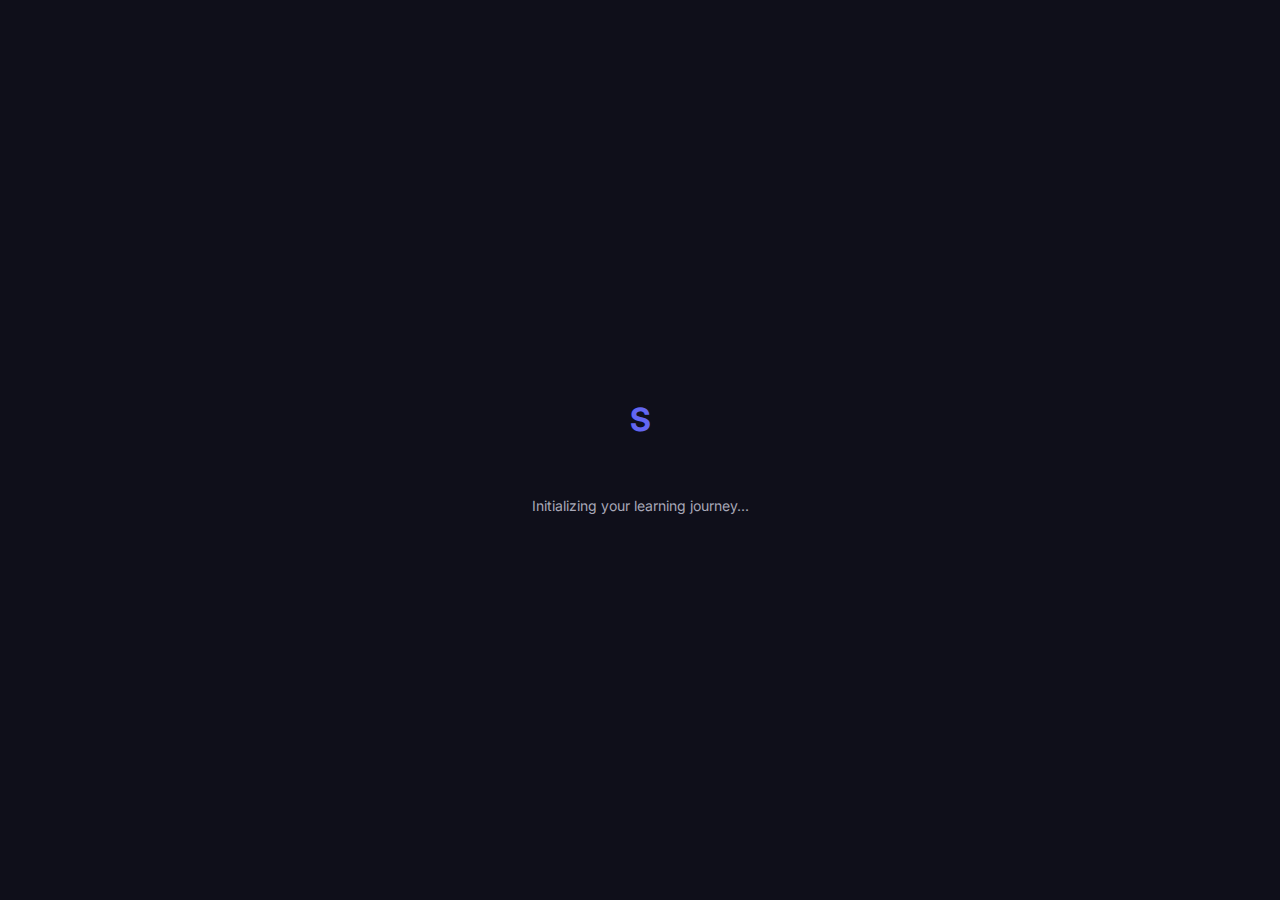
<file: index.html>
<!DOCTYPE html>
<html lang="en">
<head>
    <meta charset="UTF-8">
    <meta name="viewport" content="width=device-width, initial-scale=1.0">
    <title>Synthesis - Master Knowledge in Minutes</title>
    <link rel="stylesheet" href="styles.css?v=1736300010">
    <link rel="stylesheet" href="random-workout-generator.css?v=1736300001">
    <link href="https://fonts.googleapis.com/css2?family=Inter:wght@300;400;500;600;700;800;900&family=Crimson+Pro:wght@400;600;700&display=swap" rel="stylesheet">
</head>
<body>
    <!-- Loading Screen -->
    <div id="loading-screen" class="loading-screen">
        <div class="logo-animation">
            <svg width="80" height="80" viewBox="0 0 80 80">
                <circle cx="40" cy="40" r="35" stroke="#6366f1" stroke-width="2" fill="none" stroke-dasharray="220" stroke-dashoffset="220" class="circle-animate"/>
                <text x="40" y="48" text-anchor="middle" fill="#6366f1" font-size="32" font-weight="700" font-family="Inter">S</text>
            </svg>
        </div>
        <p class="loading-text">Initializing your learning journey...</p>
    </div>

    <!-- Main App Container -->
    <div id="app" class="app-container" style="display: none;">
        
        <!-- Navigation Header -->
        <header class="main-header">
            <div class="header-content">
                <div class="logo">
                    <svg width="32" height="32" viewBox="0 0 32 32">
                        <circle cx="16" cy="16" r="14" stroke="#6366f1" stroke-width="2" fill="none"/>
                        <text x="16" y="20" text-anchor="middle" fill="#6366f1" font-size="16" font-weight="700">S</text>
                    </svg>
                    <span>Synthesis</span>
                </div>
                <div class="header-actions">
                    <div class="xp-badge" id="header-xp-badge">
                        <span class="xp-level-icon" id="header-level-icon">🌱</span>
                        <span class="xp-level-text" id="header-level">Lv.1</span>
                    </div>
                    <div class="streak-badge">
                        <span class="flame-icon">🔥</span>
                        <span id="streak-count">0</span>
                    </div>
                    <button class="icon-btn" id="search-btn">
                        <svg width="20" height="20" viewBox="0 0 24 24" fill="none" stroke="currentColor" stroke-width="2">
                            <circle cx="11" cy="11" r="8"></circle>
                            <path d="m21 21-4.35-4.35"></path>
                        </svg>
                    </button>
                    <button class="icon-btn" id="profile-btn">
                        <svg width="20" height="20" viewBox="0 0 24 24" fill="none" stroke="currentColor" stroke-width="2">
                            <path d="M20 21v-2a4 4 0 0 0-4-4H8a4 4 0 0 0-4 4v2"></path>
                            <circle cx="12" cy="7" r="4"></circle>
                        </svg>
                    </button>
                </div>
            </div>
        </header>

        <!-- Main Content Area -->
        <main class="main-content">
            
            <!-- Home View -->
            <div id="home-view" class="view active">
                
                <!-- Hero Section -->
                <section class="hero-section">
                    <div class="hero-content">
                        <h1 class="hero-title">Good evening, Kandy 👋</h1>
                        <p class="hero-subtitle">Ready to expand your mind?</p>
                    </div>
                    <div class="daily-insight">
                        <div class="insight-header">
                            <span class="insight-badge">Today's Insight</span>
                            <span class="insight-time">5 min read</span>
                        </div>
                        <h3 class="insight-title">The Power of Tiny Habits</h3>
                        <p class="insight-excerpt">Discover how 1% improvements compound into remarkable results over time...</p>
                        <button class="btn-primary" id="daily-lesson-btn">Start Learning</button>
                    </div>
                </section>

                <!-- Daily Challenges Section -->
                <section class="challenges-section">
                    <div id="daily-challenges-container">
                        <!-- Dynamically populated by gamification.js -->
                    </div>
                </section>

                <!-- Quick Actions -->
                <section class="quick-actions-section">
                    <div class="quick-actions-grid">
                        <button class="quick-action-btn" onclick="app.switchView('flashcards')">
                            <span class="quick-action-icon">🃏</span>
                            <span class="quick-action-label">Flashcards</span>
                            <span class="quick-action-badge" id="flashcards-due-badge">0 due</span>
                        </button>
                        <button class="quick-action-btn" onclick="app.switchView('quick-quiz')">
                            <span class="quick-action-icon">⚡</span>
                            <span class="quick-action-label">Quick Quiz</span>
                        </button>
                        <button class="quick-action-btn" onclick="app.switchView('feynman')">
                            <span class="quick-action-icon">🧠</span>
                            <span class="quick-action-label">Feynman</span>
                        </button>
                        <button class="quick-action-btn" onclick="app.switchView('workout')">
                            <span class="quick-action-icon">💪</span>
                            <span class="quick-action-label">Health Hub</span>
                        </button>
                    </div>
                </section>

                <!-- Favorite Books Shelf -->
                <section class="favorites-section">
                    <div class="section-header">
                        <h2>⭐ My Favorites</h2>
                        <button class="btn-text" onclick="app.manageFavorites()">Manage</button>
                    </div>
                    <div class="favorites-shelf" id="favorites-shelf">
                        <!-- Dynamically populated -->
                    </div>
                </section>

                <!-- Continue Learning -->
                <section class="continue-section">
                    <div class="section-header">
                        <h2>Continue Learning</h2>
                        <button class="btn-text">See all</button>
                    </div>
                    <div class="book-progress-list" id="continue-learning">
                        <!-- Dynamically populated -->
                    </div>
                </section>

                <!-- Categories Grid -->
                <section class="categories-section">
                    <div class="section-header">
                        <h2>Explore Categories</h2>
                    </div>
                    <div class="categories-grid" id="categories-grid">
                        <!-- Dynamically populated -->
                    </div>
                </section>

                <!-- Featured Books -->
                <section class="featured-section">
                    <div class="section-header">
                        <h2>Trending This Week</h2>
                    </div>
                    <div class="featured-books" id="featured-books">
                        <!-- Dynamically populated -->
                    </div>
                </section>

            </div>

            <!-- Category View -->
            <div id="category-view" class="view">
                <div class="view-header">
                    <button class="btn-back" id="category-back-btn">
                        <svg width="20" height="20" viewBox="0 0 24 24" fill="none" stroke="currentColor" stroke-width="2">
                            <path d="M19 12H5M12 19l-7-7 7-7"/>
                        </svg>
                        Back
                    </button>
                    <h1 id="category-title">Psychology</h1>
                </div>
                <div class="category-books-grid" id="category-books">
                    <!-- Dynamically populated -->
                </div>
            </div>

            <!-- Book Detail View -->
            <div id="book-view" class="view">
                <div class="view-header">
                    <button class="btn-back" id="book-back-btn">
                        <svg width="20" height="20" viewBox="0 0 24 24" fill="none" stroke="currentColor" stroke-width="2">
                            <path d="M19 12H5M12 19l-7-7 7-7"/>
                        </svg>
                        Back
                    </button>
                </div>
                <div class="book-detail" id="book-detail">
                    <!-- Dynamically populated -->
                </div>
            </div>

            <!-- Lesson View -->
            <div id="lesson-view" class="view">
                <div class="lesson-header">
                    <button class="btn-back" id="lesson-back-btn">
                        <svg width="20" height="20" viewBox="0 0 24 24" fill="none" stroke="currentColor" stroke-width="2">
                            <path d="M19 12H5M12 19l-7-7 7-7"/>
                        </svg>
                    </button>
                    <div class="lesson-progress">
                        <div class="progress-bar">
                            <div class="progress-fill" id="lesson-progress-fill"></div>
                        </div>
                        <span class="progress-text" id="lesson-progress-text">Lesson 1 of 8</span>
                    </div>
                </div>
                <div class="lesson-content" id="lesson-content">
                    <!-- Dynamically populated -->
                </div>
                <div class="lesson-navigation" style="display: flex !important; gap: 1rem; justify-content: center; padding: 1.5rem;">
                    <button class="btn-secondary" id="prev-card-btn" style="min-width: 140px; display: block !important;">Previous</button>
                    <button class="btn-primary" id="next-card-btn" style="min-width: 140px; display: block !important; background: #6366f1; color: white; padding: 1rem 2rem; border-radius: 0.5rem; font-weight: 600;">Next</button>
                </div>
            </div>

            <!-- Profile View -->
            <div id="profile-view" class="view">
                <div class="view-header">
                    <button class="btn-back" id="profile-back-btn">
                        <svg width="20" height="20" viewBox="0 0 24 24" fill="none" stroke="currentColor" stroke-width="2">
                            <path d="M19 12H5M12 19l-7-7 7-7"/>
                        </svg>
                        Back
                    </button>
                    <h1>Your Progress</h1>
                </div>
                <div class="profile-content" id="profile-content">
                    <!-- Stats Overview -->
                    <div id="stats-overview">
                        <!-- Dynamically populated -->
                    </div>

                    <!-- Heat Map -->
                    <div id="heat-map-container">
                        <!-- Dynamically populated -->
                    </div>

                    <!-- Badges -->
                    <div id="badges-container">
                        <!-- Dynamically populated -->
                    </div>

                    <!-- Reset Section -->
                    <div class="reset-section" style="margin-top: 3rem; padding: 2rem; background: linear-gradient(135deg, #1a1a2e 0%, #16213e 100%); border-radius: 16px; border: 1px solid rgba(239, 68, 68, 0.3);">
                        <h3 style="color: #fca5a5; margin-bottom: 0.5rem; display: flex; align-items: center; gap: 0.5rem;">
                            <svg width="20" height="20" viewBox="0 0 24 24" fill="none" stroke="currentColor" stroke-width="2">
                                <path d="M3 12a9 9 0 1 0 9-9 9.75 9.75 0 0 0-6.74 2.74L3 8"/>
                                <path d="M3 3v5h5"/>
                            </svg>
                            Reset App
                        </h3>
                        <p style="color: #94a3b8; margin-bottom: 1.5rem; font-size: 0.9rem;">
                            Start fresh! This will reset ALL progress including: XP, levels, streaks, completed lessons, badges, flashcards, workouts, and all saved data. Use this after updating content or to start over.
                        </p>
                        <button class="reset-btn" onclick="app.confirmReset()" style="
                            background: linear-gradient(135deg, #dc2626 0%, #991b1b 100%);
                            color: white;
                            border: none;
                            padding: 0.875rem 1.5rem;
                            border-radius: 12px;
                            font-weight: 600;
                            cursor: pointer;
                            display: flex;
                            align-items: center;
                            gap: 0.5rem;
                            transition: all 0.3s ease;
                            box-shadow: 0 4px 15px rgba(220, 38, 38, 0.3);
                        " onmouseover="this.style.transform='translateY(-2px)'; this.style.boxShadow='0 6px 20px rgba(220, 38, 38, 0.4)';" onmouseout="this.style.transform='translateY(0)'; this.style.boxShadow='0 4px 15px rgba(220, 38, 38, 0.3)';">
                            <svg width="18" height="18" viewBox="0 0 24 24" fill="none" stroke="currentColor" stroke-width="2">
                                <path d="M3 12a9 9 0 1 0 9-9 9.75 9.75 0 0 0-6.74 2.74L3 8"/>
                                <path d="M3 3v5h5"/>
                            </svg>
                            Full Reset - Start Fresh
                        </button>
                    </div>
                </div>
            </div>

            <!-- Vision Board View -->
            <div id="vision-board-view" class="view">
                <div class="view-header">
                    <button class="btn-back" id="vision-board-back-btn">
                        <svg width="20" height="20" viewBox="0 0 24 24" fill="none" stroke="currentColor" stroke-width="2">
                            <path d="M19 12H5M12 19l-7-7 7-7"/>
                        </svg>
                        Back
                    </button>
                    <h1>✨ Vision Board</h1>
                </div>
                <div class="vision-board-content" id="vision-board-content">
                    <!-- Dynamically populated -->
                </div>
            </div>

            <!-- Manifestation Journal View -->
            <div id="manifestation-view" class="view">
                <div class="view-header">
                    <button class="btn-back" id="manifestation-back-btn">
                        <svg width="20" height="20" viewBox="0 0 24 24" fill="none" stroke="currentColor" stroke-width="2">
                            <path d="M19 12H5M12 19l-7-7 7-7"/>
                        </svg>
                        Back
                    </button>
                    <h1>🌙 Manifestation Journal</h1>
                </div>
                <div class="manifestation-content" id="manifestation-content">
                    <!-- Dynamically populated -->
                </div>
            </div>

            <!-- Shadow Work View -->
            <div id="shadow-work-view" class="view">
                <div class="view-header">
                    <button class="btn-back" id="shadow-work-back-btn">
                        <svg width="20" height="20" viewBox="0 0 24 24" fill="none" stroke="currentColor" stroke-width="2">
                            <path d="M19 12H5M12 19l-7-7 7-7"/>
                        </svg>
                        Back
                    </button>
                    <h1>🌑 Shadow Work</h1>
                </div>
                <div class="shadow-work-content" id="shadow-work-content">
                    <!-- Dynamically populated -->
                </div>
            </div>

            <!-- Workout Tracker View -->
            <div id="workout-view" class="view">
                <div class="view-header">
                    <button class="btn-back" id="workout-back-btn">
                        <svg width="20" height="20" viewBox="0 0 24 24" fill="none" stroke="currentColor" stroke-width="2">
                            <path d="M19 12H5M12 19l-7-7 7-7"/>
                        </svg>
                        Back
                    </button>
                    <h1>💪 Health Hub</h1>
                </div>
                <div class="workout-content" id="workout-content">
                    <!-- Dynamically populated -->
                </div>
            </div>

            <!-- Flashcards View -->
            <div id="flashcards-view" class="view">
                <div class="view-header">
                    <button class="btn-back" id="flashcards-back-btn">
                        <svg width="20" height="20" viewBox="0 0 24 24" fill="none" stroke="currentColor" stroke-width="2">
                            <path d="M19 12H5M12 19l-7-7 7-7"/>
                        </svg>
                        Back
                    </button>
                    <h1>🃏 Flashcards</h1>
                </div>
                <div class="flashcards-content" id="flashcards-content">
                    <!-- Dynamically populated -->
                </div>
            </div>

            <!-- Quick Quiz View -->
            <div id="quick-quiz-view" class="view">
                <div class="view-header">
                    <button class="btn-back" id="quick-quiz-back-btn">
                        <svg width="20" height="20" viewBox="0 0 24 24" fill="none" stroke="currentColor" stroke-width="2">
                            <path d="M19 12H5M12 19l-7-7 7-7"/>
                        </svg>
                        Back
                    </button>
                    <h1>⚡ Quick Quiz</h1>
                </div>
                <div class="quick-quiz-content" id="quick-quiz-content">
                    <!-- Dynamically populated -->
                </div>
            </div>

            <!-- Feynman Technique View -->
            <div id="feynman-view" class="view">
                <div class="view-header">
                    <button class="btn-back" id="feynman-back-btn">
                        <svg width="20" height="20" viewBox="0 0 24 24" fill="none" stroke="currentColor" stroke-width="2">
                            <path d="M19 12H5M12 19l-7-7 7-7"/>
                        </svg>
                        Back
                    </button>
                    <h1>🧠 Feynman Technique</h1>
                </div>
                <div class="feynman-content" id="feynman-content">
                    <!-- Dynamically populated -->
                </div>
            </div>

            <!-- Body Metrics View -->
            <div id="body-metrics-view" class="view">
                <div class="view-header">
                    <button class="btn-back" id="body-metrics-back-btn">
                        <svg width="20" height="20" viewBox="0 0 24 24" fill="none" stroke="currentColor" stroke-width="2">
                            <path d="M19 12H5M12 19l-7-7 7-7"/>
                        </svg>
                        Back
                    </button>
                    <h1>📊 Body Metrics</h1>
                </div>
                <div class="body-metrics-content" id="body-metrics-content">
                    <!-- Dynamically populated -->
                </div>
            </div>

            <!-- TRT Protocol View -->
            <div id="trt-view" class="view">
                <div class="view-header">
                    <button class="btn-back" id="trt-back-btn">
                        <svg width="20" height="20" viewBox="0 0 24 24" fill="none" stroke="currentColor" stroke-width="2">
                            <path d="M19 12H5M12 19l-7-7 7-7"/>
                        </svg>
                        Back
                    </button>
                    <h1>💉 TRT Protocol</h1>
                </div>
                <div class="trt-content" id="trt-content">
                    <!-- Dynamically populated -->
                </div>
            </div>

            <!-- Supplements View -->
            <div id="supplements-view" class="view">
                <div class="view-header">
                    <button class="btn-back" id="supplements-back-btn">
                        <svg width="20" height="20" viewBox="0 0 24 24" fill="none" stroke="currentColor" stroke-width="2">
                            <path d="M19 12H5M12 19l-7-7 7-7"/>
                        </svg>
                        Back
                    </button>
                    <h1>💊 Supplement Stack</h1>
                </div>
                <div class="supplements-content" id="supplements-content">
                    <!-- Dynamically populated -->
                </div>
            </div>

            <!-- Nutrition Planner View -->
            <div id="nutrition-view" class="view">
                <div class="view-header">
                    <button class="btn-back" id="nutrition-back-btn">
                        <svg width="20" height="20" viewBox="0 0 24 24" fill="none" stroke="currentColor" stroke-width="2">
                            <path d="M19 12H5M12 19l-7-7 7-7"/>
                        </svg>
                        Back
                    </button>
                    <h1>🥗 Nutrition Planner</h1>
                </div>
                <div class="nutrition-content" id="nutrition-content">
                    <!-- Dynamically populated -->
                </div>
            </div>

        </main>

        <!-- Bottom Navigation -->
        <nav class="bottom-nav">
            <button class="nav-item active" data-view="home">
                <svg width="24" height="24" viewBox="0 0 24 24" fill="none" stroke="currentColor" stroke-width="2">
                    <path d="m3 9 9-7 9 7v11a2 2 0 0 1-2 2H5a2 2 0 0 1-2-2z"></path>
                </svg>
                <span>Home</span>
            </button>
            <button class="nav-item" data-view="vision-board">
                <svg width="24" height="24" viewBox="0 0 24 24" fill="none" stroke="currentColor" stroke-width="2">
                    <rect x="3" y="3" width="18" height="18" rx="2" ry="2"></rect>
                    <circle cx="8.5" cy="8.5" r="1.5"></circle>
                    <polyline points="21 15 16 10 5 21"></polyline>
                </svg>
                <span>Vision</span>
            </button>
            <button class="nav-item" data-view="manifestation">
                <svg width="24" height="24" viewBox="0 0 24 24" fill="none" stroke="currentColor" stroke-width="2">
                    <path d="M12 2a10 10 0 1 0 10 10A10 10 0 0 0 12 2z"></path>
                    <path d="M12 6v6l4 2"></path>
                </svg>
                <span>Journal</span>
            </button>
            <button class="nav-item" data-view="shadow-work">
                <svg width="24" height="24" viewBox="0 0 24 24" fill="none" stroke="currentColor" stroke-width="2">
                    <circle cx="12" cy="12" r="10"></circle>
                    <path d="M12 2a10 10 0 0 1 0 20"></path>
                </svg>
                <span>Shadow</span>
            </button>
            <button class="nav-item" data-view="workout">
                <svg width="24" height="24" viewBox="0 0 24 24" fill="none" stroke="currentColor" stroke-width="2">
                    <path d="M14.4 14.4 9.6 9.6"></path>
                    <path d="M18.657 21.485a2 2 0 1 1-2.829-2.828l-1.767 1.768a2 2 0 1 1-2.829-2.829l6.364-6.364a2 2 0 1 1 2.829 2.829l-1.768 1.767a2 2 0 1 1 2.828 2.829z"></path>
                    <path d="m21.5 21.5-1.4-1.4"></path>
                    <path d="M3.9 3.9 2.5 2.5"></path>
                    <path d="M6.404 12.768a2 2 0 1 1-2.829-2.829l1.768-1.767a2 2 0 1 1-2.828-2.829l2.828-2.828a2 2 0 1 1 2.829 2.828l1.767-1.768a2 2 0 1 1 2.829 2.829z"></path>
                </svg>
                <span>Health</span>
            </button>
            <button class="nav-item" data-view="profile">
                <svg width="24" height="24" viewBox="0 0 24 24" fill="none" stroke="currentColor" stroke-width="2">
                    <path d="M20 21v-2a4 4 0 0 0-4-4H8a4 4 0 0 0-4 4v2"></path>
                    <circle cx="12" cy="7" r="4"></circle>
                </svg>
                <span>Profile</span>
            </button>
        </nav>

        <!-- Recipe Assistant Chat Widget -->
        <div id="recipe-assistant" class="recipe-assistant hidden">
            <div class="ra-header">
                <span class="ra-title">Recipe Assistant</span>
                <button class="ra-close" onclick="toggleRecipeAssistant()" title="Close">×</button>
            </div>
            <div class="ra-messages" id="ra-messages">
                <div class="ra-message assistant">
                    <p>Hi! I'm your Recipe Assistant. Search for recipes by ingredient!</p>
                    <p class="ra-hint">Try: chicken, beef, pasta, rice, salmon, shrimp, lamb, pork</p>
                    <p class="ra-hint" style="font-size: 0.75rem; opacity: 0.7;">(Uses TheMealDB - works best with common ingredients)</p>
                </div>
            </div>
            <div class="ra-input-area">
                <input type="text" id="ra-input" placeholder="Enter an ingredient..." onkeypress="if(event.key==='Enter')searchRecipes()">
                <button class="ra-send" onclick="searchRecipes()">Search</button>
            </div>
        </div>
        <button id="recipe-fab" class="recipe-fab" onclick="toggleRecipeAssistant()" title="Recipe Assistant">
            <svg width="24" height="24" viewBox="0 0 24 24" fill="none" stroke="currentColor" stroke-width="2">
                <path d="M3 11h18M3 11v9a2 2 0 0 0 2 2h14a2 2 0 0 0 2-2v-9M3 11V9a2 2 0 0 1 2-2h2l1-3h8l1 3h2a2 2 0 0 1 2 2v2"/>
                <circle cx="12" cy="16" r="2"/>
            </svg>
        </button>

    </div>

    <!-- Scripts -->
    <!-- External category modules must load BEFORE data.js -->
    <script src="medical-coding-data.js"></script>
    <script src="art-history-data.js"></script>
    <script src="data.js"></script>
    <script src="premium-features.js"></script>
    <script src="gamification.js"></script>
    <script src="active-recall.js"></script>
    <script src="random-workout-generator.js?v=1736300001"></script>
    <script src="fitness-tracker.js?v=1736300010"></script>
    <script src="recipe-assistant.js"></script>
    <script src="app.js"></script>
</body>
</html>
</file>
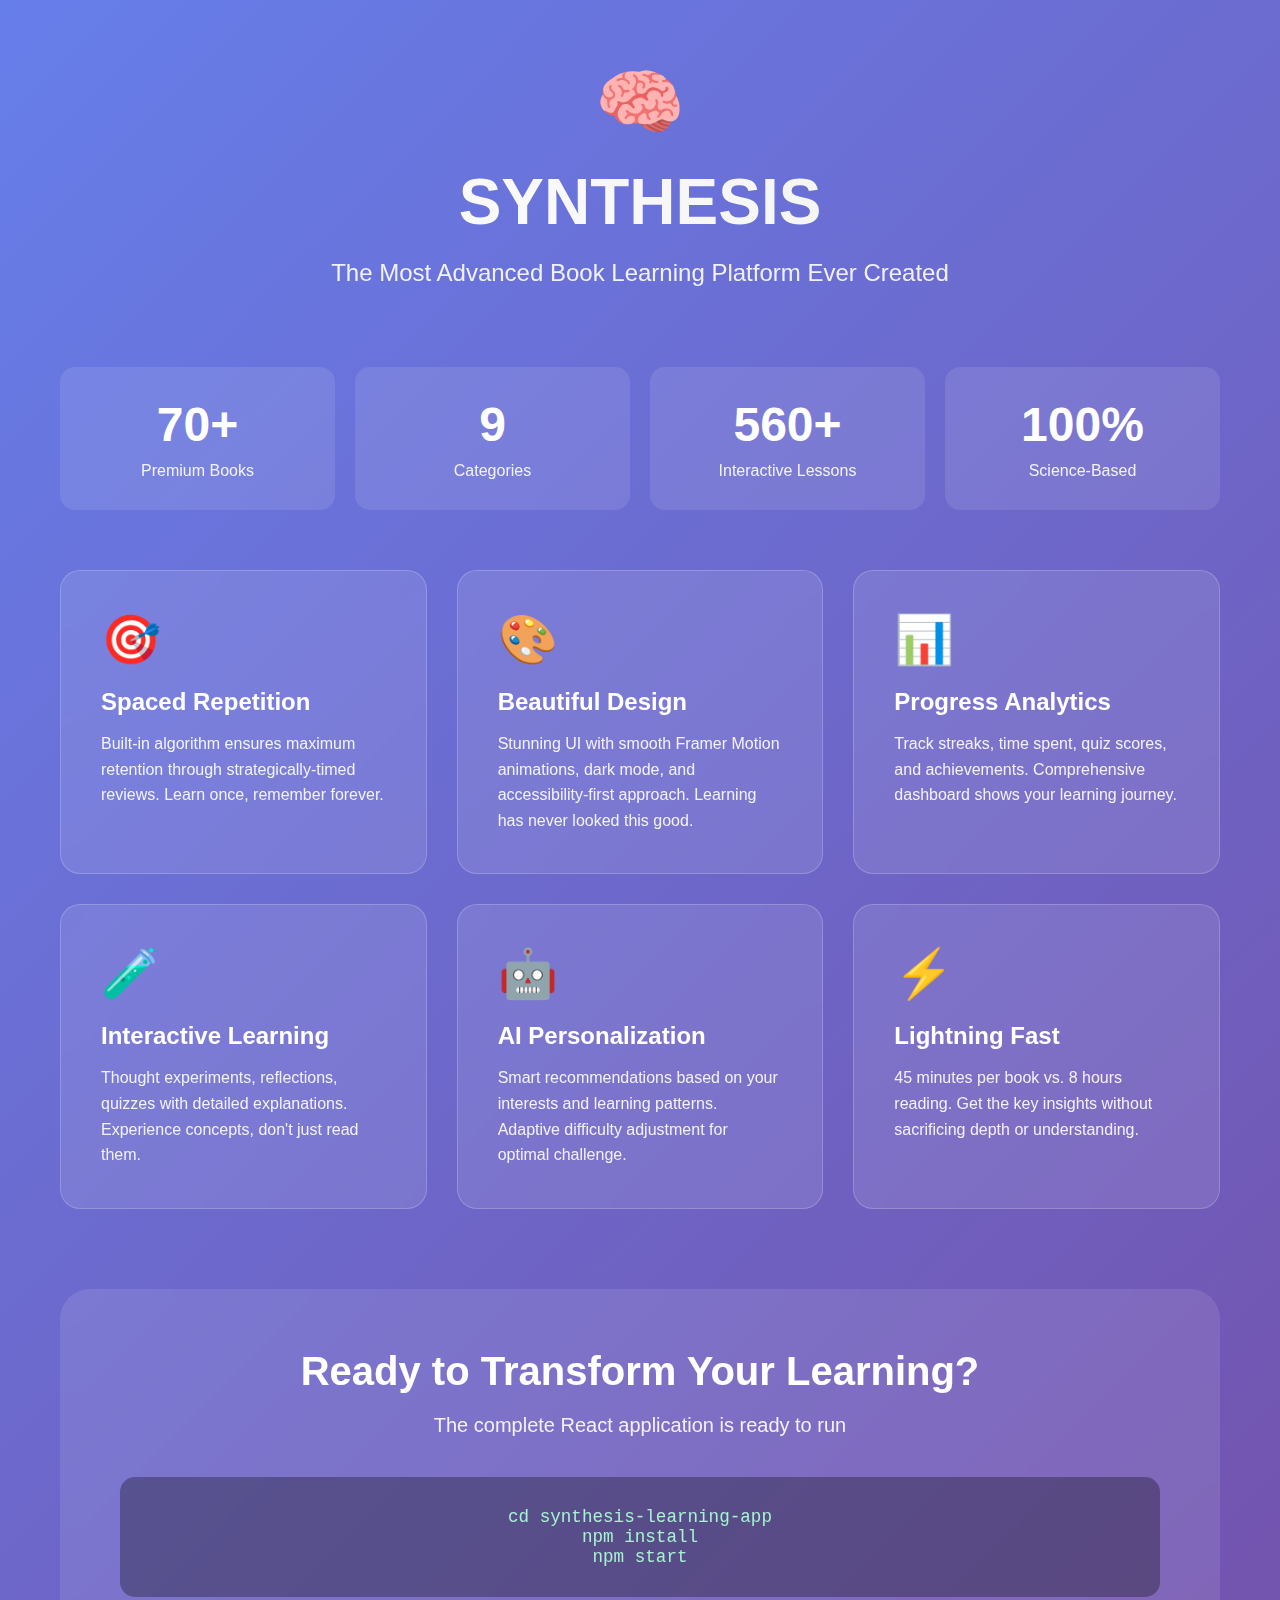
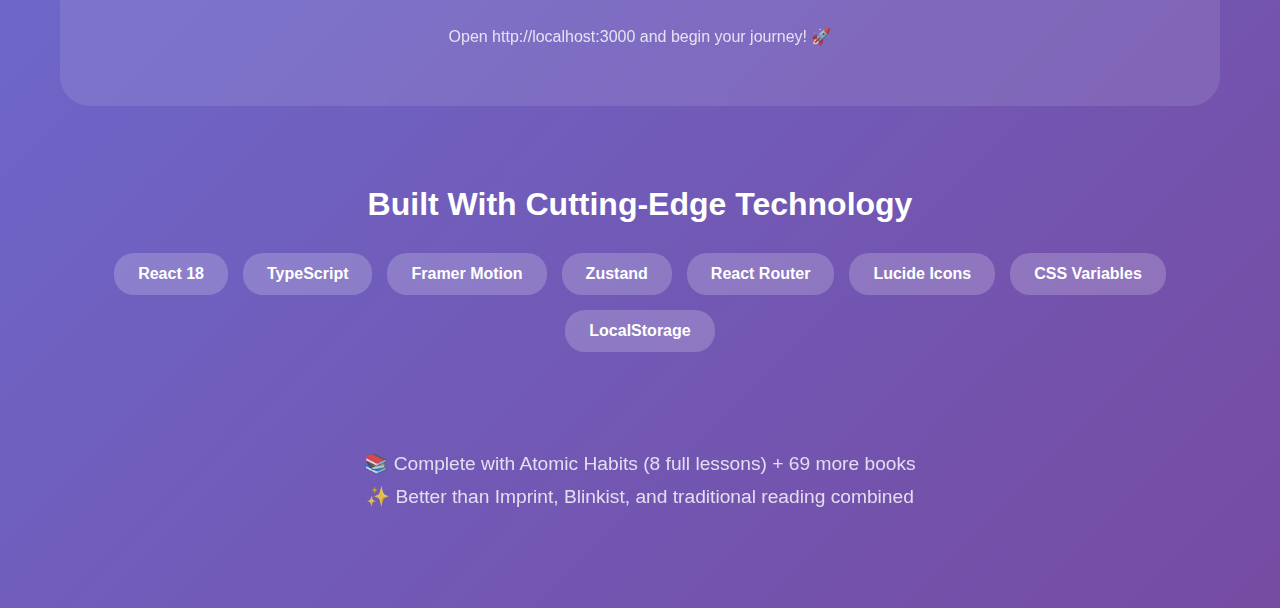
<file: DEMO.html>
<!DOCTYPE html>
<html lang="en">
<head>
    <meta charset="UTF-8">
    <meta name="viewport" content="width=device-width, initial-scale=1.0">
    <title>🧠 SYNTHESIS - Revolutionary Learning App</title>
    <style>
        * {
            margin: 0;
            padding: 0;
            box-sizing: border-box;
        }

        body {
            font-family: -apple-system, BlinkMacSystemFont, 'Segoe UI', 'Roboto', sans-serif;
            background: linear-gradient(135deg, #667eea 0%, #764ba2 100%);
            min-height: 100vh;
            color: white;
            overflow-x: hidden;
        }

        .container {
            max-width: 1200px;
            margin: 0 auto;
            padding: 60px 20px;
        }

        .header {
            text-align: center;
            margin-bottom: 80px;
            animation: fadeInDown 1s ease;
        }

        .logo {
            font-size: 72px;
            margin-bottom: 20px;
            animation: pulse 2s ease-in-out infinite;
        }

        h1 {
            font-size: 4rem;
            margin-bottom: 20px;
            background: linear-gradient(45deg, #fff, #f0f0f0);
            -webkit-background-clip: text;
            -webkit-text-fill-color: transparent;
        }

        .subtitle {
            font-size: 1.5rem;
            opacity: 0.9;
            margin-bottom: 40px;
        }

        .features-grid {
            display: grid;
            grid-template-columns: repeat(auto-fit, minmax(300px, 1fr));
            gap: 30px;
            margin-bottom: 80px;
        }

        .feature-card {
            background: rgba(255, 255, 255, 0.1);
            backdrop-filter: blur(10px);
            border-radius: 20px;
            padding: 40px;
            border: 1px solid rgba(255, 255, 255, 0.2);
            transition: all 0.3s ease;
            animation: fadeInUp 1s ease backwards;
        }

        .feature-card:hover {
            transform: translateY(-10px);
            background: rgba(255, 255, 255, 0.15);
            box-shadow: 0 20px 60px rgba(0, 0, 0, 0.3);
        }

        .feature-icon {
            font-size: 3rem;
            margin-bottom: 20px;
            display: block;
        }

        .feature-title {
            font-size: 1.5rem;
            margin-bottom: 15px;
            font-weight: 700;
        }

        .feature-description {
            opacity: 0.9;
            line-height: 1.6;
        }

        .cta-section {
            text-align: center;
            padding: 60px;
            background: rgba(255, 255, 255, 0.1);
            backdrop-filter: blur(10px);
            border-radius: 30px;
            margin-bottom: 80px;
        }

        .cta-button {
            display: inline-block;
            padding: 20px 60px;
            background: white;
            color: #667eea;
            text-decoration: none;
            border-radius: 50px;
            font-size: 1.25rem;
            font-weight: 700;
            transition: all 0.3s ease;
            box-shadow: 0 10px 30px rgba(0, 0, 0, 0.2);
        }

        .cta-button:hover {
            transform: scale(1.05);
            box-shadow: 0 15px 40px rgba(0, 0, 0, 0.3);
        }

        .tech-stack {
            text-align: center;
            margin-bottom: 60px;
        }

        .tech-badges {
            display: flex;
            flex-wrap: wrap;
            justify-content: center;
            gap: 15px;
            margin-top: 30px;
        }

        .badge {
            padding: 12px 24px;
            background: rgba(255, 255, 255, 0.2);
            border-radius: 20px;
            font-weight: 600;
        }

        .stats-grid {
            display: grid;
            grid-template-columns: repeat(auto-fit, minmax(200px, 1fr));
            gap: 20px;
            margin: 60px 0;
        }

        .stat-card {
            text-align: center;
            padding: 30px;
            background: rgba(255, 255, 255, 0.1);
            border-radius: 15px;
        }

        .stat-number {
            font-size: 3rem;
            font-weight: 700;
            display: block;
            margin-bottom: 10px;
        }

        .stat-label {
            opacity: 0.9;
        }

        @keyframes fadeInDown {
            from {
                opacity: 0;
                transform: translateY(-30px);
            }
            to {
                opacity: 1;
                transform: translateY(0);
            }
        }

        @keyframes fadeInUp {
            from {
                opacity: 0;
                transform: translateY(30px);
            }
            to {
                opacity: 1;
                transform: translateY(0);
            }
        }

        @keyframes pulse {
            0%, 100% {
                transform: scale(1);
            }
            50% {
                transform: scale(1.05);
            }
        }

        .feature-card:nth-child(1) { animation-delay: 0.1s; }
        .feature-card:nth-child(2) { animation-delay: 0.2s; }
        .feature-card:nth-child(3) { animation-delay: 0.3s; }
        .feature-card:nth-child(4) { animation-delay: 0.4s; }
        .feature-card:nth-child(5) { animation-delay: 0.5s; }
        .feature-card:nth-child(6) { animation-delay: 0.6s; }

        .code-block {
            background: rgba(0, 0, 0, 0.3);
            padding: 30px;
            border-radius: 15px;
            margin: 30px 0;
            font-family: 'Courier New', monospace;
            overflow-x: auto;
        }

        .code-block code {
            color: #A7F3D0;
            font-size: 1.1rem;
        }

        @media (max-width: 768px) {
            h1 {
                font-size: 2.5rem;
            }
            
            .subtitle {
                font-size: 1.2rem;
            }
        }
    </style>
</head>
<body>
    <div class="container">
        <div class="header">
            <div class="logo">🧠</div>
            <h1>SYNTHESIS</h1>
            <p class="subtitle">The Most Advanced Book Learning Platform Ever Created</p>
        </div>

        <div class="stats-grid">
            <div class="stat-card">
                <span class="stat-number">70+</span>
                <span class="stat-label">Premium Books</span>
            </div>
            <div class="stat-card">
                <span class="stat-number">9</span>
                <span class="stat-label">Categories</span>
            </div>
            <div class="stat-card">
                <span class="stat-number">560+</span>
                <span class="stat-label">Interactive Lessons</span>
            </div>
            <div class="stat-card">
                <span class="stat-number">100%</span>
                <span class="stat-label">Science-Based</span>
            </div>
        </div>

        <div class="features-grid">
            <div class="feature-card">
                <span class="feature-icon">🎯</span>
                <h3 class="feature-title">Spaced Repetition</h3>
                <p class="feature-description">
                    Built-in algorithm ensures maximum retention through strategically-timed reviews. Learn once, remember forever.
                </p>
            </div>

            <div class="feature-card">
                <span class="feature-icon">🎨</span>
                <h3 class="feature-title">Beautiful Design</h3>
                <p class="feature-description">
                    Stunning UI with smooth Framer Motion animations, dark mode, and accessibility-first approach. Learning has never looked this good.
                </p>
            </div>

            <div class="feature-card">
                <span class="feature-icon">📊</span>
                <h3 class="feature-title">Progress Analytics</h3>
                <p class="feature-description">
                    Track streaks, time spent, quiz scores, and achievements. Comprehensive dashboard shows your learning journey.
                </p>
            </div>

            <div class="feature-card">
                <span class="feature-icon">🧪</span>
                <h3 class="feature-title">Interactive Learning</h3>
                <p class="feature-description">
                    Thought experiments, reflections, quizzes with detailed explanations. Experience concepts, don't just read them.
                </p>
            </div>

            <div class="feature-card">
                <span class="feature-icon">🤖</span>
                <h3 class="feature-title">AI Personalization</h3>
                <p class="feature-description">
                    Smart recommendations based on your interests and learning patterns. Adaptive difficulty adjustment for optimal challenge.
                </p>
            </div>

            <div class="feature-card">
                <span class="feature-icon">⚡</span>
                <h3 class="feature-title">Lightning Fast</h3>
                <p class="feature-description">
                    45 minutes per book vs. 8 hours reading. Get the key insights without sacrificing depth or understanding.
                </p>
            </div>
        </div>

        <div class="cta-section">
            <h2 style="margin-bottom: 20px; font-size: 2.5rem;">Ready to Transform Your Learning?</h2>
            <p style="font-size: 1.25rem; margin-bottom: 40px; opacity: 0.9;">
                The complete React application is ready to run
            </p>
            <div class="code-block">
                <code>cd synthesis-learning-app<br>npm install<br>npm start</code>
            </div>
            <p style="margin-top: 20px; opacity: 0.8;">
                Open http://localhost:3000 and begin your journey! 🚀
            </p>
        </div>

        <div class="tech-stack">
            <h2 style="margin-bottom: 30px; font-size: 2rem;">Built With Cutting-Edge Technology</h2>
            <div class="tech-badges">
                <div class="badge">React 18</div>
                <div class="badge">TypeScript</div>
                <div class="badge">Framer Motion</div>
                <div class="badge">Zustand</div>
                <div class="badge">React Router</div>
                <div class="badge">Lucide Icons</div>
                <div class="badge">CSS Variables</div>
                <div class="badge">LocalStorage</div>
            </div>
        </div>

        <div style="text-align: center; padding: 40px 0; opacity: 0.8;">
            <p style="font-size: 1.2rem; margin-bottom: 10px;">
                📚 Complete with Atomic Habits (8 full lessons) + 69 more books
            </p>
            <p style="font-size: 1.2rem;">
                ✨ Better than Imprint, Blinkist, and traditional reading combined
            </p>
        </div>
    </div>
</body>
</html>
</file>
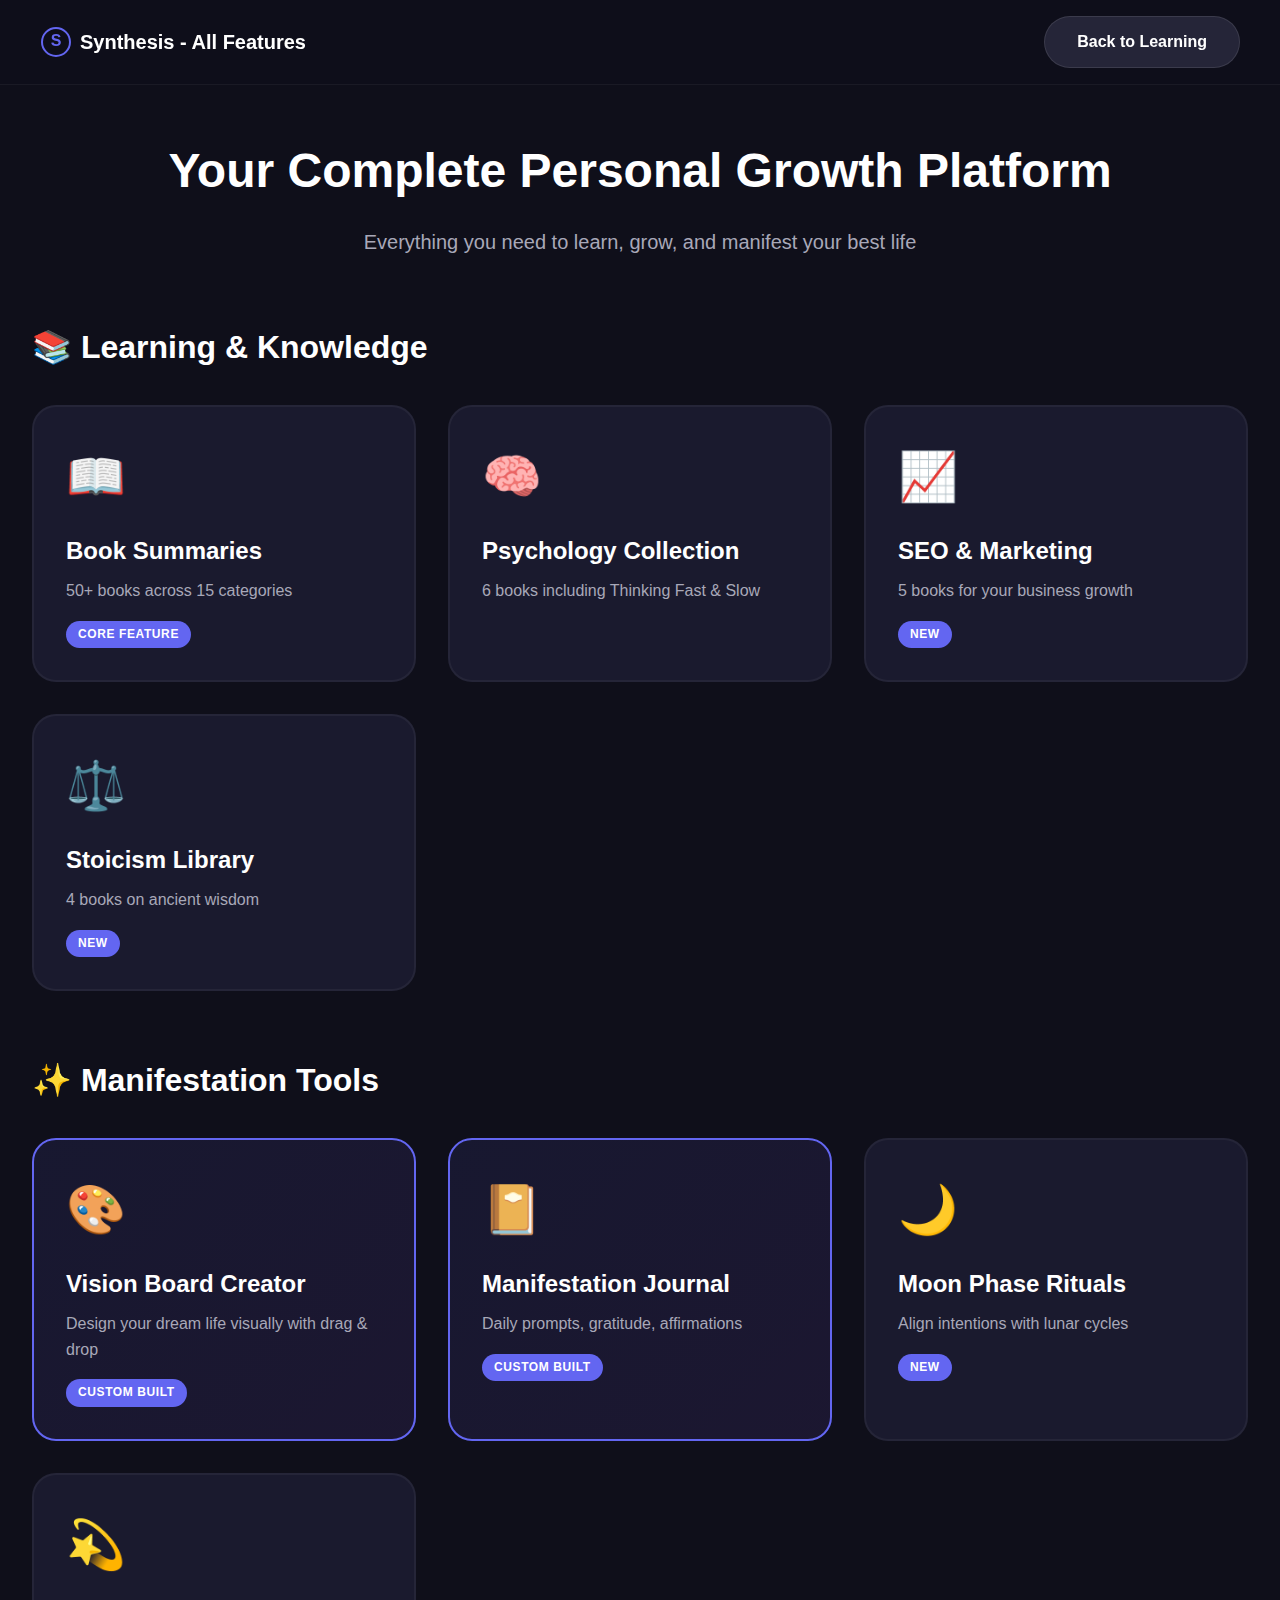
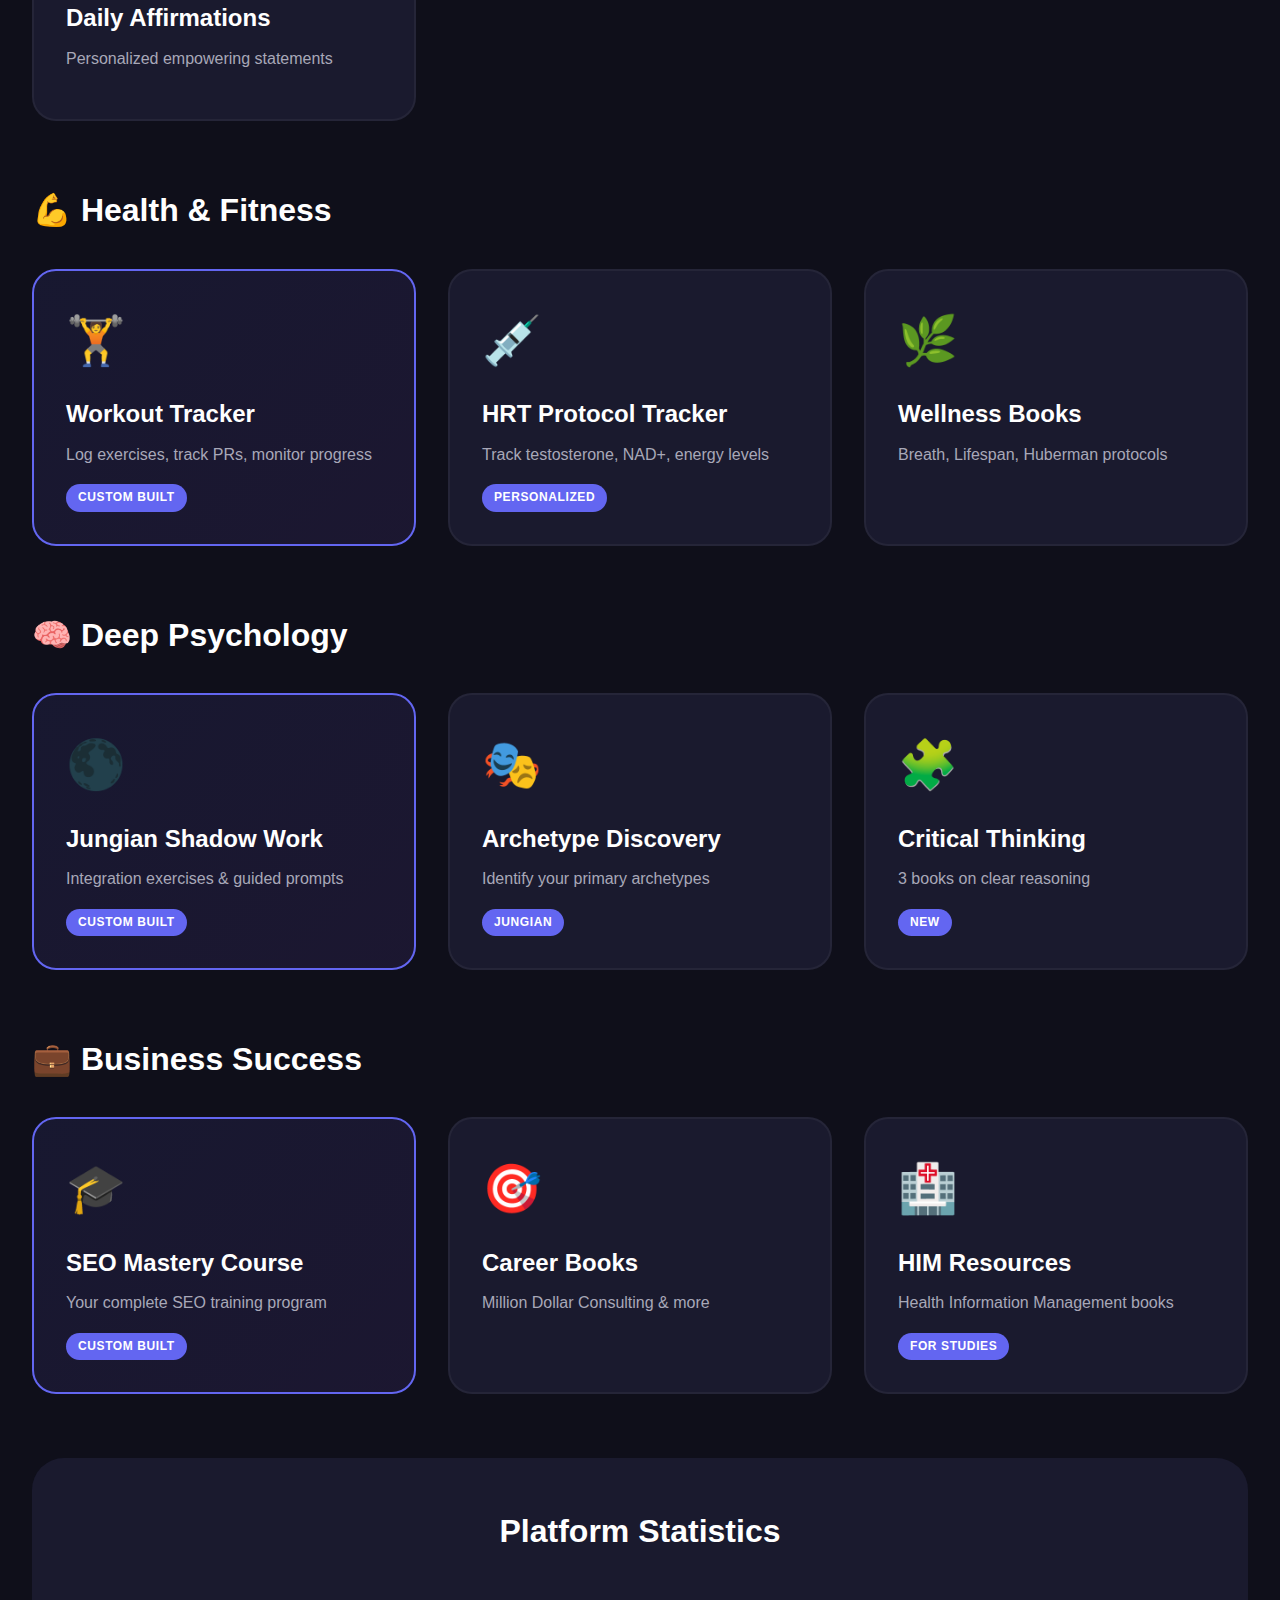
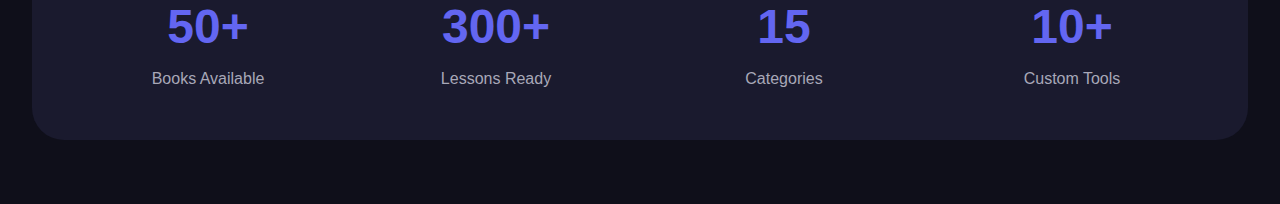
<file: features.html>
<!DOCTYPE html>
<html lang="en">
<head>
    <meta charset="UTF-8">
    <meta name="viewport" content="width=device-width, initial-scale=1.0">
    <title>All Features - Synthesis</title>
    <link rel="stylesheet" href="styles.css">
</head>
<body style="background: var(--color-bg-primary);">
    <header class="main-header">
        <div class="header-content">
            <div class="logo">
                <svg width="32" height="32" viewBox="0 0 32 32">
                    <circle cx="16" cy="16" r="14" stroke="#6366f1" stroke-width="2" fill="none"/>
                    <text x="16" y="20" text-anchor="middle" fill="#6366f1" font-size="16" font-weight="700">S</text>
                </svg>
                <span>Synthesis - All Features</span>
            </div>
            <button class="btn-secondary" onclick="window.location.href='index.html'">Back to Learning</button>
        </div>
    </header>

    <div style="max-width: 1400px; margin: 3rem auto; padding: 0 2rem;">
        
        <div style="text-align: center; margin-bottom: 4rem;">
            <h1 style="font-size: 3rem; margin-bottom: 1rem;">Your Complete Personal Growth Platform</h1>
            <p style="font-size: 1.25rem; color: var(--color-text-secondary);">Everything you need to learn, grow, and manifest your best life</p>
        </div>

        <!-- Learning Section -->
        <section style="margin-bottom: 4rem;">
            <h2 style="font-size: 2rem; margin-bottom: 2rem;">📚 Learning & Knowledge</h2>
            <div style="display: grid; grid-template-columns: repeat(auto-fit, minmax(320px, 1fr)); gap: 2rem;">
                <a href="index.html" class="feature-card">
                    <div class="feature-icon">📖</div>
                    <h3>Book Summaries</h3>
                    <p>50+ books across 15 categories</p>
                    <span class="feature-badge">CORE FEATURE</span>
                </a>
                <a href="index.html#psychology" class="feature-card">
                    <div class="feature-icon">🧠</div>
                    <h3>Psychology Collection</h3>
                    <p>6 books including Thinking Fast & Slow</p>
                </a>
                <a href="index.html#seo-marketing" class="feature-card">
                    <div class="feature-icon">📈</div>
                    <h3>SEO & Marketing</h3>
                    <p>5 books for your business growth</p>
                    <span class="feature-badge">NEW</span>
                </a>
                <a href="index.html#stoicism" class="feature-card">
                    <div class="feature-icon">⚖️</div>
                    <h3>Stoicism Library</h3>
                    <p>4 books on ancient wisdom</p>
                    <span class="feature-badge">NEW</span>
                </a>
            </div>
        </section>

        <!-- Manifestation Section -->
        <section style="margin-bottom: 4rem;">
            <h2 style="font-size: 2rem; margin-bottom: 2rem;">✨ Manifestation Tools</h2>
            <div style="display: grid; grid-template-columns: repeat(auto-fit, minmax(320px, 1fr)); gap: 2rem;">
                <a href="vision-board.html" class="feature-card highlight">
                    <div class="feature-icon">🎨</div>
                    <h3>Vision Board Creator</h3>
                    <p>Design your dream life visually with drag & drop</p>
                    <span class="feature-badge">CUSTOM BUILT</span>
                </a>
                <a href="manifestation-journal.html" class="feature-card highlight">
                    <div class="feature-icon">📔</div>
                    <h3>Manifestation Journal</h3>
                    <p>Daily prompts, gratitude, affirmations</p>
                    <span class="feature-badge">CUSTOM BUILT</span>
                </a>
                <a href="manifestation-journal.html#moon" class="feature-card">
                    <div class="feature-icon">🌙</div>
                    <h3>Moon Phase Rituals</h3>
                    <p>Align intentions with lunar cycles</p>
                    <span class="feature-badge">NEW</span>
                </a>
                <a href="manifestation-journal.html#affirmations" class="feature-card">
                    <div class="feature-icon">💫</div>
                    <h3>Daily Affirmations</h3>
                    <p>Personalized empowering statements</p>
                </a>
            </div>
        </section>

        <!-- Health & Fitness Section -->
        <section style="margin-bottom: 4rem;">
            <h2 style="font-size: 2rem; margin-bottom: 2rem;">💪 Health & Fitness</h2>
            <div style="display: grid; grid-template-columns: repeat(auto-fit, minmax(320px, 1fr)); gap: 2rem;">
                <a href="workout-tracker.html" class="feature-card highlight">
                    <div class="feature-icon">🏋️</div>
                    <h3>Workout Tracker</h3>
                    <p>Log exercises, track PRs, monitor progress</p>
                    <span class="feature-badge">CUSTOM BUILT</span>
                </a>
                <a href="workout-tracker.html#hrt" class="feature-card">
                    <div class="feature-icon">💉</div>
                    <h3>HRT Protocol Tracker</h3>
                    <p>Track testosterone, NAD+, energy levels</p>
                    <span class="feature-badge">PERSONALIZED</span>
                </a>
                <a href="index.html#health-wellness" class="feature-card">
                    <div class="feature-icon">🌿</div>
                    <h3>Wellness Books</h3>
                    <p>Breath, Lifespan, Huberman protocols</p>
                </a>
            </div>
        </section>

        <!-- Psychology & Growth Section -->
        <section style="margin-bottom: 4rem;">
            <h2 style="font-size: 2rem; margin-bottom: 2rem;">🧠 Deep Psychology</h2>
            <div style="display: grid; grid-template-columns: repeat(auto-fit, minmax(320px, 1fr)); gap: 2rem;">
                <a href="shadow-work.html" class="feature-card highlight">
                    <div class="feature-icon">🌑</div>
                    <h3>Jungian Shadow Work</h3>
                    <p>Integration exercises & guided prompts</p>
                    <span class="feature-badge">CUSTOM BUILT</span>
                </a>
                <a href="shadow-work.html#archetypes" class="feature-card">
                    <div class="feature-icon">🎭</div>
                    <h3>Archetype Discovery</h3>
                    <p>Identify your primary archetypes</p>
                    <span class="feature-badge">JUNGIAN</span>
                </a>
                <a href="index.html#critical-thinking" class="feature-card">
                    <div class="feature-icon">🧩</div>
                    <h3>Critical Thinking</h3>
                    <p>3 books on clear reasoning</p>
                    <span class="feature-badge">NEW</span>
                </a>
            </div>
        </section>

        <!-- Business & Career Section -->
        <section style="margin-bottom: 4rem;">
            <h2 style="font-size: 2rem; margin-bottom: 2rem;">💼 Business Success</h2>
            <div style="display: grid; grid-template-columns: repeat(auto-fit, minmax(320px, 1fr)); gap: 2rem;">
                <a href="seo-course.html" class="feature-card highlight">
                    <div class="feature-icon">🎓</div>
                    <h3>SEO Mastery Course</h3>
                    <p>Your complete SEO training program</p>
                    <span class="feature-badge">CUSTOM BUILT</span>
                </a>
                <a href="index.html#career-success" class="feature-card">
                    <div class="feature-icon">🎯</div>
                    <h3>Career Books</h3>
                    <p>Million Dollar Consulting & more</p>
                </a>
                <a href="index.html#him" class="feature-card">
                    <div class="feature-icon">🏥</div>
                    <h3>HIM Resources</h3>
                    <p>Health Information Management books</p>
                    <span class="feature-badge">FOR STUDIES</span>
                </a>
            </div>
        </section>

        <!-- Quick Stats -->
        <section style="background: var(--color-bg-secondary); border-radius: 2rem; padding: 3rem; text-align: center; margin-bottom: 4rem;">
            <h2 style="font-size: 2rem; margin-bottom: 2rem;">Platform Statistics</h2>
            <div style="display: grid; grid-template-columns: repeat(auto-fit, minmax(200px, 1fr)); gap: 2rem;">
                <div>
                    <div style="font-size: 3rem; font-weight: 800; color: var(--color-primary);">50+</div>
                    <div style="color: var(--color-text-secondary);">Books Available</div>
                </div>
                <div>
                    <div style="font-size: 3rem; font-weight: 800; color: var(--color-primary);">300+</div>
                    <div style="color: var(--color-text-secondary);">Lessons Ready</div>
                </div>
                <div>
                    <div style="font-size: 3rem; font-weight: 800; color: var(--color-primary);">15</div>
                    <div style="color: var(--color-text-secondary);">Categories</div>
                </div>
                <div>
                    <div style="font-size: 3rem; font-weight: 800; color: var(--color-primary);">10+</div>
                    <div style="color: var(--color-text-secondary);">Custom Tools</div>
                </div>
            </div>
        </section>

    </div>

    <style>
        .feature-card {
            background: var(--color-bg-secondary);
            border: 2px solid rgba(255, 255, 255, 0.05);
            border-radius: 1.5rem;
            padding: 2rem;
            text-decoration: none;
            color: inherit;
            display: block;
            transition: all 0.3s;
            position: relative;
            overflow: hidden;
        }
        
        .feature-card:hover {
            border-color: var(--color-primary);
            transform: translateY(-8px);
            box-shadow: 0 20px 40px rgba(0,0,0,0.3);
        }
        
        .feature-card.highlight {
            border-color: var(--color-primary);
            background: linear-gradient(135deg, rgba(99,102,241,0.1) 0%, rgba(139,92,246,0.1) 100%);
        }
        
        .feature-icon {
            font-size: 3rem;
            margin-bottom: 1rem;
        }
        
        .feature-card h3 {
            font-size: 1.5rem;
            margin-bottom: 0.5rem;
        }
        
        .feature-card p {
            color: var(--color-text-secondary);
            margin-bottom: 1rem;
        }
        
        .feature-badge {
            display: inline-block;
            background: var(--color-primary);
            color: white;
            padding: 0.25rem 0.75rem;
            border-radius: 2rem;
            font-size: 0.75rem;
            font-weight: 700;
            text-transform: uppercase;
            letter-spacing: 0.05em;
        }
    </style>
</body>
</html>
</file>
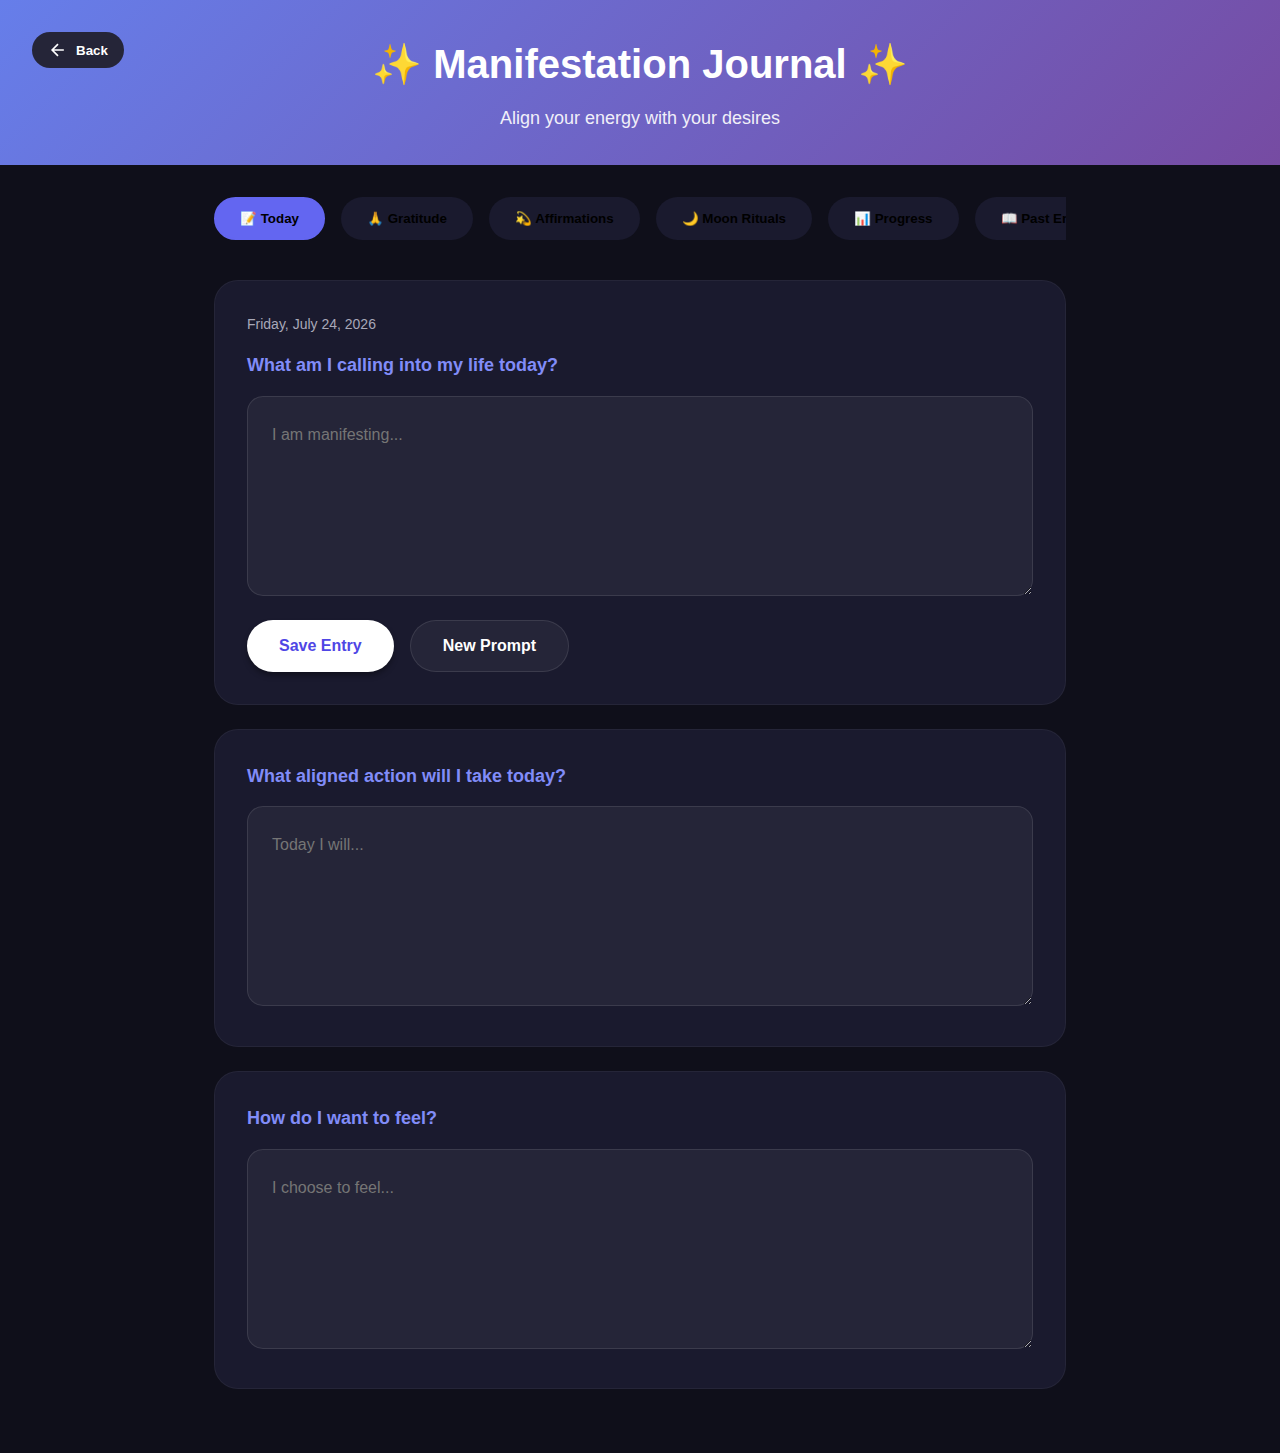
<file: manifestation-journal.html>
<!DOCTYPE html>
<html lang="en">
<head>
    <meta charset="UTF-8">
    <meta name="viewport" content="width=device-width, initial-scale=1.0">
    <title>Manifestation Journal - Synthesis</title>
    <link rel="stylesheet" href="styles.css">
    <style>
        .journal-container {
            min-height: 100vh;
            background: var(--color-bg-primary);
            padding-bottom: 2rem;
        }

        .journal-header {
            background: linear-gradient(135deg, #667eea 0%, #764ba2 100%);
            padding: 2rem;
            text-align: center;
        }

        .journal-header h1 {
            font-size: 2.5rem;
            margin-bottom: 0.5rem;
        }

        .journal-header p {
            opacity: 0.9;
            font-size: 1.125rem;
        }

        .journal-content {
            max-width: 900px;
            margin: 2rem auto;
            padding: 0 1.5rem;
        }

        .journal-nav {
            display: flex;
            gap: 1rem;
            margin-bottom: 2rem;
            overflow-x: auto;
            padding-bottom: 0.5rem;
        }

        .journal-tab {
            background: var(--color-bg-secondary);
            border: 2px solid transparent;
            padding: 0.75rem 1.5rem;
            border-radius: 2rem;
            cursor: pointer;
            white-space: nowrap;
            transition: all 0.2s;
            font-weight: 600;
        }

        .journal-tab:hover {
            border-color: var(--color-primary);
        }

        .journal-tab.active {
            background: var(--color-primary);
            border-color: var(--color-primary);
        }

        .journal-section {
            display: none;
        }

        .journal-section.active {
            display: block;
            animation: fadeIn 0.3s;
        }

        @keyframes fadeIn {
            from { opacity: 0; transform: translateY(20px); }
            to { opacity: 1; transform: translateY(0); }
        }

        .entry-card {
            background: var(--color-bg-secondary);
            border-radius: 1.5rem;
            padding: 2rem;
            margin-bottom: 1.5rem;
            border: 1px solid rgba(255, 255, 255, 0.05);
        }

        .entry-date {
            color: var(--color-text-secondary);
            font-size: 0.875rem;
            margin-bottom: 1rem;
        }

        .entry-prompt {
            font-size: 1.125rem;
            font-weight: 600;
            margin-bottom: 1rem;
            color: var(--color-primary-light);
        }

        .entry-textarea {
            width: 100%;
            background: var(--color-bg-tertiary);
            border: 1px solid rgba(255, 255, 255, 0.1);
            color: var(--color-text-primary);
            padding: 1.5rem;
            border-radius: 1rem;
            font-family: var(--font-sans);
            font-size: 1rem;
            line-height: 1.8;
            min-height: 200px;
            resize: vertical;
        }

        .entry-actions {
            display: flex;
            gap: 1rem;
            margin-top: 1rem;
        }

        .past-entries {
            display: grid;
            gap: 1.5rem;
        }

        .past-entry {
            background: var(--color-bg-secondary);
            border-radius: 1.5rem;
            padding: 1.5rem;
            border-left: 4px solid var(--color-primary);
        }

        .stats-grid {
            display: grid;
            grid-template-columns: repeat(auto-fit, minmax(200px, 1fr));
            gap: 1.5rem;
            margin-bottom: 2rem;
        }

        .stat-box {
            background: var(--color-bg-secondary);
            border-radius: 1.5rem;
            padding: 2rem;
            text-align: center;
        }

        .stat-number {
            font-size: 3rem;
            font-weight: 800;
            background: linear-gradient(135deg, var(--color-primary), var(--color-primary-light));
            -webkit-background-clip: text;
            -webkit-text-fill-color: transparent;
        }

        .stat-label {
            color: var(--color-text-secondary);
            font-size: 0.875rem;
            margin-top: 0.5rem;
        }

        .moon-ritual-card {
            background: linear-gradient(135deg, #667eea 0%, #764ba2 100%);
            border-radius: 1.5rem;
            padding: 2rem;
            margin-bottom: 2rem;
        }

        .ritual-steps {
            display: grid;
            gap: 1rem;
            margin-top: 1.5rem;
        }

        .ritual-step {
            background: rgba(255, 255, 255, 0.1);
            padding: 1rem;
            border-radius: 1rem;
            display: flex;
            align-items: start;
            gap: 1rem;
        }

        .step-number {
            background: white;
            color: #667eea;
            width: 30px;
            height: 30px;
            border-radius: 50%;
            display: flex;
            align-items: center;
            justify-content: center;
            font-weight: 700;
            flex-shrink: 0;
        }

        .gratitude-list {
            list-style: none;
            padding: 0;
        }

        .gratitude-item {
            background: var(--color-bg-tertiary);
            padding: 1rem;
            border-radius: 1rem;
            margin-bottom: 0.75rem;
            display: flex;
            align-items: start;
            gap: 1rem;
        }

        .gratitude-icon {
            font-size: 1.5rem;
        }

        .affirmation-card {
            background: linear-gradient(135deg, #ec4899 0%, #8b5cf6 100%);
            border-radius: 1.5rem;
            padding: 2rem;
            text-align: center;
            margin-bottom: 1rem;
            cursor: pointer;
            transition: transform 0.3s;
        }

        .affirmation-card:hover {
            transform: scale(1.02);
        }

        .affirmation-text {
            font-size: 1.5rem;
            font-weight: 600;
            line-height: 1.6;
        }
    </style>
</head>
<body>
    <div class="journal-container">
        
        <div class="journal-header">
            <button class="btn-back" onclick="window.location.href='index.html'" style="position: absolute; top: 2rem; left: 2rem;">
                <svg width="20" height="20" viewBox="0 0 24 24" fill="none" stroke="currentColor" stroke-width="2">
                    <path d="M19 12H5M12 19l-7-7 7-7"/>
                </svg>
                Back
            </button>
            <h1>✨ Manifestation Journal ✨</h1>
            <p>Align your energy with your desires</p>
        </div>

        <div class="journal-content">
            
            <!-- Navigation Tabs -->
            <div class="journal-nav">
                <button class="journal-tab active" onclick="showSection('today')">📝 Today</button>
                <button class="journal-tab" onclick="showSection('gratitude')">🙏 Gratitude</button>
                <button class="journal-tab" onclick="showSection('affirmations')">💫 Affirmations</button>
                <button class="journal-tab" onclick="showSection('moon')">🌙 Moon Rituals</button>
                <button class="journal-tab" onclick="showSection('progress')">📊 Progress</button>
                <button class="journal-tab" onclick="showSection('past')">📖 Past Entries</button>
            </div>

            <!-- Today Section -->
            <div id="today-section" class="journal-section active">
                <div class="entry-card">
                    <div class="entry-date" id="today-date">Friday, January 3, 2026</div>
                    <div class="entry-prompt">What am I calling into my life today?</div>
                    <textarea class="entry-textarea" id="manifestation-entry" placeholder="I am manifesting..."></textarea>
                    <div class="entry-actions">
                        <button class="btn-primary" onclick="saveEntry()">Save Entry</button>
                        <button class="btn-secondary" onclick="getRandomPrompt()">New Prompt</button>
                    </div>
                </div>

                <div class="entry-card">
                    <div class="entry-prompt">What aligned action will I take today?</div>
                    <textarea class="entry-textarea" id="action-entry" placeholder="Today I will..."></textarea>
                </div>

                <div class="entry-card">
                    <div class="entry-prompt">How do I want to feel?</div>
                    <textarea class="entry-textarea" id="feeling-entry" placeholder="I choose to feel..."></textarea>
                </div>
            </div>

            <!-- Gratitude Section -->
            <div id="gratitude-section" class="journal-section">
                <div class="entry-card">
                    <h2>Today's Gratitude</h2>
                    <textarea class="entry-textarea" id="gratitude-entry" placeholder="I am grateful for...&#10;1. &#10;2. &#10;3. "></textarea>
                    <div class="entry-actions">
                        <button class="btn-primary" onclick="saveGratitudeEntry()">Save</button>
                    </div>
                </div>

                <h3 style="margin: 2rem 0 1rem;">Recent Gratitudes</h3>
                <ul class="gratitude-list" id="gratitude-list">
                    <li class="gratitude-item">
                        <span class="gratitude-icon">🙏</span>
                        <div>
                            <em style="color: var(--color-text-secondary);">Your gratitudes will appear here as you add them</em>
                        </div>
                    </li>
                </ul>
            </div>

            <!-- Affirmations Section -->
            <div id="affirmations-section" class="journal-section">
                <h2 style="margin-bottom: 1.5rem;">Daily Affirmations</h2>
                <p style="color: var(--color-text-secondary); margin-bottom: 2rem;">Click any affirmation to repeat it aloud or in your mind</p>
                
                <div id="affirmations-container">
                    <div class="affirmation-card" onclick="speakAffirmation(this)">
                        <div class="affirmation-text">"I am worthy of all the abundance flowing to me"</div>
                    </div>
                    <div class="affirmation-card" onclick="speakAffirmation(this)">
                        <div class="affirmation-text">"My SEO business attracts high-value clients effortlessly"</div>
                    </div>
                    <div class="affirmation-card" onclick="speakAffirmation(this)">
                        <div class="affirmation-text">"I am strong, healthy, and full of vitality"</div>
                    </div>
                    <div class="affirmation-card" onclick="speakAffirmation(this)">
                        <div class="affirmation-text">"Everything I need comes to me at the perfect time"</div>
                    </div>
                </div>

                <div class="entry-card" style="margin-top: 2rem;">
                    <h3>Create Your Own</h3>
                    <textarea class="entry-textarea" id="custom-affirmation" placeholder="I am...&#10;I have...&#10;I attract..."></textarea>
                    <div class="entry-actions">
                        <button class="btn-primary" onclick="addCustomAffirmation()">Add Affirmation</button>
                    </div>
                </div>
            </div>

            <!-- Moon Rituals Section -->
            <div id="moon-section" class="journal-section">
                <div class="moon-ritual-card">
                    <h2 style="font-size: 2rem; margin-bottom: 1rem;">🌑 New Moon Ritual</h2>
                    <p style="margin-bottom: 1.5rem;">The New Moon is the perfect time to plant seeds for new beginnings</p>
                    
                    <div class="ritual-steps">
                        <div class="ritual-step">
                            <div class="step-number">1</div>
                            <div>
                                <strong>Clear Your Space</strong>
                                <p style="opacity: 0.9; margin-top: 0.5rem;">Light a candle or incense. Create sacred space.</p>
                            </div>
                        </div>
                        <div class="ritual-step">
                            <div class="step-number">2</div>
                            <div>
                                <strong>Set Your Intentions</strong>
                                <p style="opacity: 0.9; margin-top: 0.5rem;">Write down 3-5 intentions for this lunar cycle.</p>
                            </div>
                        </div>
                        <div class="ritual-step">
                            <div class="step-number">3</div>
                            <div>
                                <strong>Visualize</strong>
                                <p style="opacity: 0.9; margin-top: 0.5rem;">Spend 5-10 minutes seeing your desires as already real.</p>
                            </div>
                        </div>
                        <div class="ritual-step">
                            <div class="step-number">4</div>
                            <div>
                                <strong>Release & Trust</strong>
                                <p style="opacity: 0.9; margin-top: 0.5rem;">Let go of attachment. Trust the universe.</p>
                            </div>
                        </div>
                    </div>
                </div>

                <div class="entry-card">
                    <h3>My Moon Intentions</h3>
                    <textarea class="entry-textarea" id="moon-intentions" placeholder="This New Moon, I am calling in..."></textarea>
                    <div class="entry-actions">
                        <button class="btn-primary" onclick="saveMoonIntentions()">Save Intentions</button>
                    </div>
                </div>
            </div>

            <!-- Progress Section -->
            <div id="progress-section" class="journal-section">
                <div class="stats-grid">
                    <div class="stat-box">
                        <div class="stat-number" id="total-entries">0</div>
                        <div class="stat-label">Journal Entries</div>
                    </div>
                    <div class="stat-box">
                        <div class="stat-number" id="current-streak">1</div>
                        <div class="stat-label">Day Streak</div>
                    </div>
                    <div class="stat-box">
                        <div class="stat-number" id="manifestations">0</div>
                        <div class="stat-label">Manifestations Realized</div>
                    </div>
                </div>

                <div class="entry-card">
                    <h2>Manifestations Tracker</h2>
                    <p style="color: var(--color-text-secondary); margin: 1rem 0;">Celebrate what you've called into reality!</p>
                    <textarea class="entry-textarea" placeholder="What have you manifested recently?"></textarea>
                    <div class="entry-actions">
                        <button class="btn-primary">Add Manifestation ✨</button>
                    </div>
                </div>
            </div>

            <!-- Past Entries Section -->
            <div id="past-section" class="journal-section">
                <h2 style="margin-bottom: 1.5rem;">Past Entries</h2>
                <div class="past-entries" id="past-entries">
                    <div class="past-entry">
                        <div class="entry-date">Starting Today - January 3, 2026</div>
                        <p>I am ready to manifest a thriving SEO consulting business with clients who value my expertise. I see myself helping therapy practices grow and make a real difference in people's lives. This is just the beginning of my journey...</p>
                    </div>
                </div>
            </div>

        </div>
    </div>

    <script>
        function showSection(sectionName) {
            // Hide all sections
            document.querySelectorAll('.journal-section').forEach(section => {
                section.classList.remove('active');
            });
            
            // Remove active from all tabs
            document.querySelectorAll('.journal-tab').forEach(tab => {
                tab.classList.remove('active');
            });
            
            // Show selected section
            document.getElementById(sectionName + '-section').classList.add('active');
            
            // Activate clicked tab
            event.target.classList.add('active');
        }

        function saveEntry() {
            const entry = document.getElementById('manifestation-entry').value;
            if (entry.trim()) {
                alert('✨ Your manifestation has been saved! The universe is conspiring in your favor.');
                // Save to localStorage
                const entries = JSON.parse(localStorage.getItem('manifestationEntries') || '[]');
                entries.unshift({
                    date: new Date().toISOString(),
                    content: entry,
                    type: 'manifestation'
                });
                localStorage.setItem('manifestationEntries', JSON.stringify(entries));
            }
        }

        function getRandomPrompt() {
            const prompts = [
                "What miracles am I ready to receive?",
                "How can I raise my vibration today?",
                "What limiting beliefs am I releasing?",
                "What does my ideal day look like?",
                "What abundance is flowing to me?",
                "How am I stepping into my power?",
                "What am I grateful for right now?",
                "What version of myself am I becoming?"
            ];
            const random = prompts[Math.floor(Math.random() * prompts.length)];
            document.querySelector('.entry-prompt').textContent = random;
        }

        function saveGratitudeEntry() {
            alert('🙏 Gratitude saved! Your positive energy is attracting more blessings.');
        }

        function speakAffirmation(element) {
            element.style.transform = 'scale(1.05)';
            setTimeout(() => {
                element.style.transform = 'scale(1)';
            }, 300);
            
            // Optional: Text-to-speech
            const text = element.querySelector('.affirmation-text').textContent;
            if ('speechSynthesis' in window) {
                const utterance = new SpeechSynthesisUtterance(text);
                speechSynthesis.speak(utterance);
            }
        }

        function addCustomAffirmation() {
            const text = document.getElementById('custom-affirmation').value;
            if (text.trim()) {
                const container = document.getElementById('affirmations-container');
                const newCard = document.createElement('div');
                newCard.className = 'affirmation-card';
                newCard.onclick = function() { speakAffirmation(this); };
                newCard.innerHTML = `<div class="affirmation-text">"${text}"</div>`;
                container.appendChild(newCard);
                document.getElementById('custom-affirmation').value = '';
                alert('✨ New affirmation added!');
            }
        }

        function saveMoonIntentions() {
            alert('🌙 Moon intentions saved! Trust the cosmic timing.');
        }

        // Set today's date
        document.getElementById('today-date').textContent = new Date().toLocaleDateString('en-US', {
            weekday: 'long',
            year: 'numeric',
            month: 'long',
            day: 'numeric'
        });
    </script>
</body>
</html>
</file>
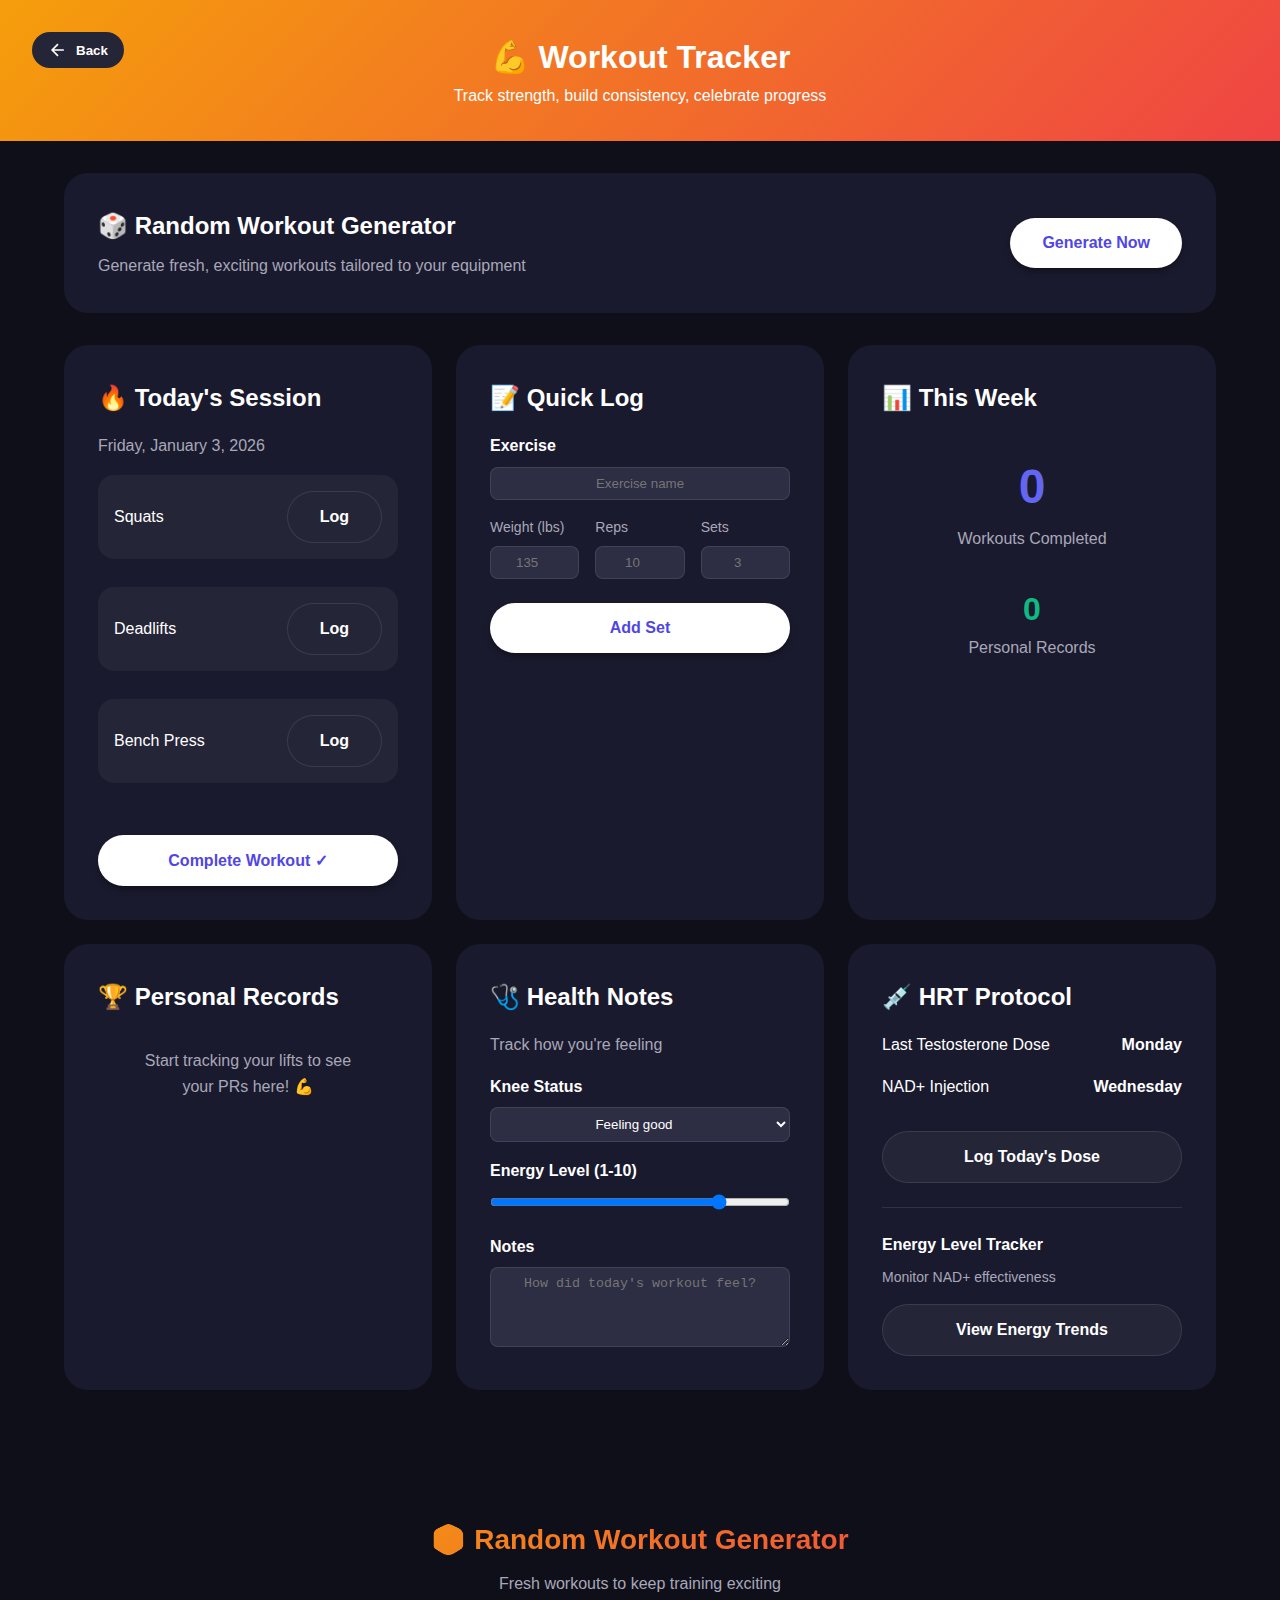
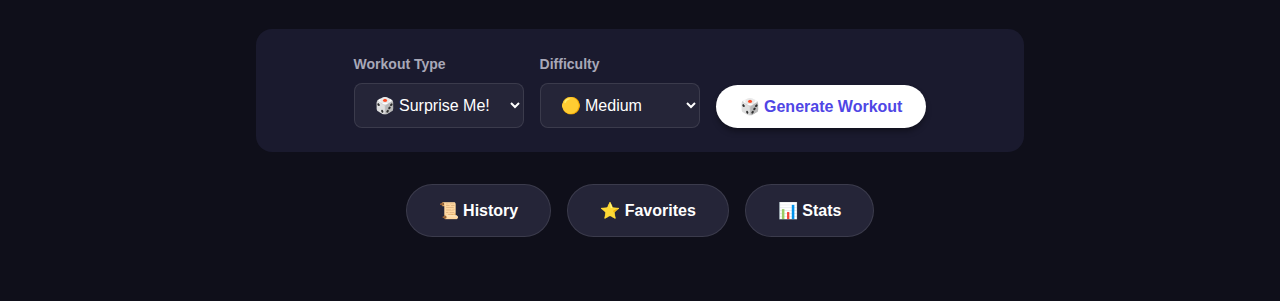
<file: workout-tracker.html>
<!DOCTYPE html>
<html lang="en">
<head>
    <meta charset="UTF-8">
    <meta name="viewport" content="width=device-width, initial-scale=1.0">
    <title>Workout Tracker - Synthesis</title>
    <link rel="stylesheet" href="styles.css">
    <link rel="stylesheet" href="random-workout-generator.css">
    <style>
        .workout-container {
            min-height: 100vh;
            background: var(--color-bg-primary);
            padding-bottom: 2rem;
        }
        .workout-header {
            background: linear-gradient(135deg, #f59e0b 0%, #ef4444 100%);
            padding: 2rem;
            text-align: center;
        }
        .workout-grid {
            max-width: 1200px;
            margin: 2rem auto;
            padding: 0 1.5rem;
            display: grid;
            grid-template-columns: repeat(auto-fit, minmax(300px, 1fr));
            gap: 1.5rem;
        }
        .workout-card {
            background: var(--color-bg-secondary);
            border-radius: 1.5rem;
            padding: 2rem;
            border: 2px solid transparent;
            transition: all 0.3s;
        }
        .workout-card:hover {
            border-color: var(--color-primary);
            transform: translateY(-4px);
        }
        .exercise-list {
            list-style: none;
            margin-top: 1rem;
        }
        .exercise-item {
            background: var(--color-bg-tertiary);
            padding: 1rem;
            margin-bottom: 0.75rem;
            border-radius: 1rem;
            display: flex;
            justify-content: space-between;
            align-items: center;
        }
        .log-entry {
            display: grid;
            grid-template-columns: repeat(3, 1fr);
            gap: 0.5rem;
            margin-bottom: 0.5rem;
        }
        .log-input {
            background: var(--color-bg-elevated);
            border: 1px solid rgba(255, 255, 255, 0.1);
            color: white;
            padding: 0.5rem;
            border-radius: 0.5rem;
            text-align: center;
        }
        .pr-badge {
            background: #10b981;
            padding: 0.25rem 0.5rem;
            border-radius: 1rem;
            font-size: 0.75rem;
            font-weight: 700;
        }
    </style>
</head>
<body>
    <div class="workout-container">
        <div class="workout-header">
            <button class="btn-back" onclick="window.location.href='index.html'" style="position: absolute; top: 2rem; left: 2rem;">
                <svg width="20" height="20" viewBox="0 0 24 24" fill="none" stroke="currentColor" stroke-width="2">
                    <path d="M19 12H5M12 19l-7-7 7-7"/>
                </svg>
                Back
            </button>
            <h1>💪 Workout Tracker</h1>
            <p>Track strength, build consistency, celebrate progress</p>
        </div>

        <!-- Random Workout Generator - Full Width Section -->
        <div style="max-width: 1200px; margin: 2rem auto; padding: 0 1.5rem;">
            <div class="workout-card" style="cursor: pointer;" onclick="document.getElementById('random-generator-section').scrollIntoView({behavior: 'smooth'})">
                <div style="display: flex; align-items: center; justify-content: space-between;">
                    <div>
                        <h2 style="margin: 0;">🎲 Random Workout Generator</h2>
                        <p style="color: var(--color-text-secondary); margin: 0.5rem 0 0 0;">Generate fresh, exciting workouts tailored to your equipment</p>
                    </div>
                    <button class="btn-primary" onclick="event.stopPropagation(); document.getElementById('random-generator-section').scrollIntoView({behavior: 'smooth'})">
                        Generate Now
                    </button>
                </div>
            </div>
        </div>

        <div class="workout-grid">
            <!-- Today's Workout -->
            <div class="workout-card">
                <h2>🔥 Today's Session</h2>
                <p style="color: var(--color-text-secondary); margin: 1rem 0;">Friday, January 3, 2026</p>
                <ul class="exercise-list">
                    <li class="exercise-item">
                        <span>Squats</span>
                        <button class="btn-secondary" onclick="logExercise('squats')">Log</button>
                    </li>
                    <li class="exercise-item">
                        <span>Deadlifts</span>
                        <button class="btn-secondary" onclick="logExercise('deadlifts')">Log</button>
                    </li>
                    <li class="exercise-item">
                        <span>Bench Press</span>
                        <button class="btn-secondary" onclick="logExercise('bench')">Log</button>
                    </li>
                </ul>
                <button class="btn-primary" style="width: 100%; margin-top: 1rem;">Complete Workout ✓</button>
            </div>

            <!-- Quick Log -->
            <div class="workout-card">
                <h2>📝 Quick Log</h2>
                <div style="margin-top: 1rem;">
                    <label style="display: block; margin-bottom: 0.5rem; font-weight: 600; color: var(--color-text-primary);">Exercise</label>
                    <input type="text" class="log-input" placeholder="Exercise name" style="width: 100%; margin-bottom: 1rem; font-family: inherit;">
                    
                    <div style="display: grid; grid-template-columns: 1fr 1fr 1fr; gap: 1rem; margin-bottom: 1rem;">
                        <div>
                            <label style="display: block; font-size: 0.875rem; color: var(--color-text-secondary); margin-bottom: 0.5rem;">Weight (lbs)</label>
                            <input type="number" class="log-input" placeholder="135" style="width: 100%; font-family: inherit;">
                        </div>
                        <div>
                            <label style="display: block; font-size: 0.875rem; color: var(--color-text-secondary); margin-bottom: 0.5rem;">Reps</label>
                            <input type="number" class="log-input" placeholder="10" style="width: 100%; font-family: inherit;">
                        </div>
                        <div>
                            <label style="display: block; font-size: 0.875rem; color: var(--color-text-secondary); margin-bottom: 0.5rem;">Sets</label>
                            <input type="number" class="log-input" placeholder="3" style="width: 100%; font-family: inherit;">
                        </div>
                    </div>
                    
                    <button class="btn-primary" style="width: 100%; margin-top: 0.5rem;">Add Set</button>
                </div>
            </div>

            <!-- Stats -->
            <div class="workout-card">
                <h2>📊 This Week</h2>
                <div style="text-align: center; margin: 2rem 0;">
                    <div style="font-size: 3rem; font-weight: 800; color: var(--color-primary);">0</div>
                    <div style="color: var(--color-text-secondary);">Workouts Completed</div>
                </div>
                <div style="text-align: center; margin-top: 1rem;">
                    <div style="font-size: 2rem; font-weight: 700; color: var(--color-success);">0</div>
                    <div style="color: var(--color-text-secondary);">Personal Records</div>
                </div>
            </div>

            <!-- Personal Records -->
            <div class="workout-card">
                <h2>🏆 Personal Records</h2>
                <p style="color: var(--color-text-secondary); padding: 2rem; text-align: center;">
                    Start tracking your lifts to see your PRs here! 💪
                </p>
            </div>

            <!-- Health Notes -->
            <div class="workout-card">
                <h2>🩺 Health Notes</h2>
                <p style="color: var(--color-text-secondary); margin: 1rem 0;">Track how you're feeling</p>
                <div style="margin-top: 1rem;">
                    <label style="display: block; margin-bottom: 0.5rem; font-weight: 600;">Knee Status</label>
                    <select class="log-input" style="width: 100%;">
                        <option>Feeling good</option>
                        <option>Minor discomfort</option>
                        <option>Need to modify</option>
                    </select>
                </div>
                <div style="margin-top: 1rem;">
                    <label style="display: block; margin-bottom: 0.5rem; font-weight: 600;">Energy Level (1-10)</label>
                    <input type="range" min="1" max="10" value="8" style="width: 100%;">
                </div>
                <div style="margin-top: 1rem;">
                    <label style="display: block; margin-bottom: 0.5rem; font-weight: 600;">Notes</label>
                    <textarea class="log-input" style="width: 100%; min-height: 80px;" placeholder="How did today's workout feel?"></textarea>
                </div>
            </div>

            <!-- TRT Tracking -->
            <div class="workout-card">
                <h2>💉 HRT Protocol</h2>
                <div style="margin-top: 1rem;">
                    <div style="display: flex; justify-content: space-between; margin-bottom: 1rem;">
                        <span>Last Testosterone Dose</span>
                        <strong>Monday</strong>
                    </div>
                    <div style="display: flex; justify-content: space-between; margin-bottom: 1rem;">
                        <span>NAD+ Injection</span>
                        <strong>Wednesday</strong>
                    </div>
                    <button class="btn-secondary" style="width: 100%; margin-top: 1rem;">Log Today's Dose</button>
                </div>
                <div style="margin-top: 1.5rem; padding-top: 1.5rem; border-top: 1px solid rgba(255,255,255,0.1);">
                    <h4 style="margin-bottom: 0.5rem;">Energy Level Tracker</h4>
                    <p style="color: var(--color-text-secondary); font-size: 0.875rem;">Monitor NAD+ effectiveness</p>
                    <button class="btn-secondary" style="width: 100%; margin-top: 1rem;">View Energy Trends</button>
                </div>
            </div>
        </div>
    </div>

        <!-- Random Workout Generator Full Section -->
        <div id="random-generator-section" style="max-width: 1200px; margin: 3rem auto; padding: 0 1.5rem;">
            <div id="random-workout-container"></div>
        </div>

    <script src="random-workout-generator.js"></script>
    <script>
        function logExercise(exercise) {
            alert(`Logging ${exercise}! Great work 💪`);
        }

        // Initialize random workout generator when page loads
        document.addEventListener('DOMContentLoaded', function() {
            const container = document.getElementById('random-workout-container');
            if (container && typeof randomWorkoutUI !== 'undefined') {
                container.innerHTML = randomWorkoutUI.render();
            }
        });
    </script>
</body>
</html>
</file>
<file: styles.css>
/* ============================================
   SYNTHESIS LEARNING APP - MASTER STYLESHEET
   ============================================ */

/* CSS Variables */
:root {
    /* Colors - Primary Palette */
    --color-primary: #6366f1;
    --color-primary-dark: #4f46e5;
    --color-primary-light: #818cf8;
    --color-secondary: #ec4899;
    --color-accent: #f59e0b;
    
    /* Neutrals */
    --color-bg-primary: #0f0f1a;
    --color-bg-secondary: #1a1a2e;
    --color-bg-tertiary: #252538;
    --color-bg-elevated: #2d2d44;
    
    /* Text Colors */
    --color-text-primary: #ffffff;
    --color-text-secondary: #a8a8b8;
    --color-text-tertiary: #6b6b7b;
    
    /* Semantic Colors */
    --color-success: #10b981;
    --color-warning: #f59e0b;
    --color-error: #ef4444;
    --color-info: #3b82f6;
    
    /* Category Colors */
    --color-psychology: #8b5cf6;
    --color-productivity: #3b82f6;
    --color-philosophy: #ec4899;
    --color-personal: #10b981;
    --color-health: #14b8a6;
    --color-history: #f59e0b;
    --color-business: #6366f1;
    --color-leadership: #ef4444;
    --color-science: #06b6d4;
    
    /* Spacing */
    --spacing-xs: 0.25rem;
    --spacing-sm: 0.5rem;
    --spacing-md: 1rem;
    --spacing-lg: 1.5rem;
    --spacing-xl: 2rem;
    --spacing-2xl: 3rem;
    --spacing-3xl: 4rem;
    
    /* Border Radius */
    --radius-sm: 0.375rem;
    --radius-md: 0.5rem;
    --radius-lg: 0.75rem;
    --radius-xl: 1rem;
    --radius-2xl: 1.5rem;
    --radius-full: 9999px;
    
    /* Shadows */
    --shadow-sm: 0 1px 2px 0 rgba(0, 0, 0, 0.3);
    --shadow-md: 0 4px 6px -1px rgba(0, 0, 0, 0.4);
    --shadow-lg: 0 10px 15px -3px rgba(0, 0, 0, 0.5);
    --shadow-xl: 0 20px 25px -5px rgba(0, 0, 0, 0.6);
    --shadow-glow: 0 0 20px rgba(99, 102, 241, 0.4);
    
    /* Transitions */
    --transition-fast: 150ms cubic-bezier(0.4, 0, 0.2, 1);
    --transition-base: 250ms cubic-bezier(0.4, 0, 0.2, 1);
    --transition-slow: 350ms cubic-bezier(0.4, 0, 0.2, 1);
    
    /* Typography */
    --font-sans: 'Inter', -apple-system, BlinkMacSystemFont, 'Segoe UI', sans-serif;
    --font-serif: 'Crimson Pro', Georgia, serif;
    
    /* Z-index layers */
    --z-base: 1;
    --z-dropdown: 1000;
    --z-sticky: 1020;
    --z-fixed: 1030;
    --z-modal-backdrop: 1040;
    --z-modal: 1050;
    --z-popover: 1060;
    --z-tooltip: 1070;
}

/* ============================================
   RESET & BASE STYLES
   ============================================ */

* {
    margin: 0;
    padding: 0;
    box-sizing: border-box;
}

html {
    font-size: 16px;
    -webkit-font-smoothing: antialiased;
    -moz-osx-font-smoothing: grayscale;
}

body {
    font-family: var(--font-sans);
    background: var(--color-bg-primary);
    color: var(--color-text-primary);
    line-height: 1.6;
    overflow-x: hidden;
}

/* ============================================
   LOADING SCREEN
   ============================================ */

.loading-screen {
    position: fixed;
    top: 0;
    left: 0;
    width: 100%;
    height: 100vh;
    background: var(--color-bg-primary);
    display: flex;
    flex-direction: column;
    align-items: center;
    justify-content: center;
    z-index: 9999;
    animation: fadeOut 0.5s ease-out 2s forwards;
}

.logo-animation {
    margin-bottom: var(--spacing-lg);
}

.circle-animate {
    animation: drawCircle 1.5s ease-out forwards;
}

@keyframes drawCircle {
    to {
        stroke-dashoffset: 0;
    }
}

.loading-text {
    color: var(--color-text-secondary);
    font-size: 0.875rem;
    animation: pulse 1.5s ease-in-out infinite;
}

@keyframes pulse {
    0%, 100% { opacity: 0.6; }
    50% { opacity: 1; }
}

@keyframes fadeOut {
    to {
        opacity: 0;
        visibility: hidden;
    }
}

/* ============================================
   APP CONTAINER
   ============================================ */

.app-container {
    min-height: 100vh;
    display: flex;
    flex-direction: column;
    max-width: 100%;
    margin: 0 auto;
    background: var(--color-bg-primary);
}

/* ============================================
   HEADER
   ============================================ */

.main-header {
    position: sticky;
    top: 0;
    background: rgba(15, 15, 26, 0.95);
    backdrop-filter: blur(20px);
    border-bottom: 1px solid rgba(255, 255, 255, 0.05);
    z-index: var(--z-sticky);
    padding: var(--spacing-md) var(--spacing-lg);
}

.header-content {
    display: flex;
    align-items: center;
    justify-content: space-between;
    max-width: 1200px;
    margin: 0 auto;
}

.logo {
    display: flex;
    align-items: center;
    gap: var(--spacing-sm);
    font-size: 1.25rem;
    font-weight: 700;
    color: var(--color-text-primary);
}

.header-actions {
    display: flex;
    align-items: center;
    gap: var(--spacing-md);
}

.streak-badge {
    display: flex;
    align-items: center;
    gap: var(--spacing-xs);
    background: linear-gradient(135deg, #ff6b6b 0%, #ee5a24 100%);
    padding: var(--spacing-xs) var(--spacing-md);
    border-radius: var(--radius-full);
    font-weight: 600;
    font-size: 0.875rem;
    box-shadow: var(--shadow-md);
}

.flame-icon {
    font-size: 1rem;
}

.icon-btn {
    background: var(--color-bg-tertiary);
    border: none;
    width: 40px;
    height: 40px;
    border-radius: var(--radius-full);
    display: flex;
    align-items: center;
    justify-content: center;
    cursor: pointer;
    color: var(--color-text-secondary);
    transition: all var(--transition-fast);
}

.icon-btn:hover {
    background: var(--color-bg-elevated);
    color: var(--color-text-primary);
    transform: scale(1.05);
}

.icon-btn:active {
    transform: scale(0.95);
}

/* ============================================
   MAIN CONTENT
   ============================================ */

.main-content {
    flex: 1;
    padding-bottom: 80px; /* Space for bottom nav */
}

.view {
    display: none;
    animation: slideIn 0.3s ease-out;
}

.view.active {
    display: block;
}

@keyframes slideIn {
    from {
        opacity: 0;
        transform: translateY(20px);
    }
    to {
        opacity: 1;
        transform: translateY(0);
    }
}

/* ============================================
   HERO SECTION
   ============================================ */

.hero-section {
    padding: var(--spacing-2xl) var(--spacing-lg);
    max-width: 1200px;
    margin: 0 auto;
}

.hero-content {
    margin-bottom: var(--spacing-xl);
}

.hero-title {
    font-size: 2rem;
    font-weight: 800;
    background: linear-gradient(135deg, #ffffff 0%, #a8a8b8 100%);
    -webkit-background-clip: text;
    -webkit-text-fill-color: transparent;
    background-clip: text;
    margin-bottom: var(--spacing-sm);
}

.hero-subtitle {
    font-size: 1.125rem;
    color: var(--color-text-secondary);
}

.daily-insight {
    background: linear-gradient(135deg, var(--color-primary) 0%, var(--color-primary-dark) 100%);
    border-radius: var(--radius-2xl);
    padding: var(--spacing-xl);
    box-shadow: var(--shadow-xl);
    position: relative;
    overflow: hidden;
}

.daily-insight::before {
    content: '';
    position: absolute;
    top: -50%;
    right: -50%;
    width: 200%;
    height: 200%;
    background: radial-gradient(circle, rgba(255,255,255,0.1) 0%, transparent 70%);
    animation: rotate 20s linear infinite;
}

@keyframes rotate {
    from { transform: rotate(0deg); }
    to { transform: rotate(360deg); }
}

.insight-header {
    display: flex;
    justify-content: space-between;
    align-items: center;
    margin-bottom: var(--spacing-md);
    position: relative;
    z-index: 1;
}

.insight-badge {
    background: rgba(255, 255, 255, 0.2);
    padding: var(--spacing-xs) var(--spacing-md);
    border-radius: var(--radius-full);
    font-size: 0.75rem;
    font-weight: 600;
    text-transform: uppercase;
    letter-spacing: 0.05em;
}

.insight-time {
    font-size: 0.875rem;
    opacity: 0.9;
}

.insight-title {
    font-size: 1.5rem;
    font-weight: 700;
    margin-bottom: var(--spacing-sm);
    position: relative;
    z-index: 1;
}

.insight-excerpt {
    font-size: 1rem;
    opacity: 0.9;
    margin-bottom: var(--spacing-lg);
    line-height: 1.6;
    position: relative;
    z-index: 1;
}

/* ============================================
   BUTTONS
   ============================================ */

.btn-primary {
    background: white;
    color: var(--color-primary-dark);
    border: none;
    padding: var(--spacing-md) var(--spacing-xl);
    border-radius: var(--radius-full);
    font-weight: 600;
    font-size: 1rem;
    cursor: pointer;
    transition: all var(--transition-fast);
    box-shadow: var(--shadow-md);
    position: relative;
    z-index: 1;
}

.btn-primary:hover {
    transform: translateY(-2px);
    box-shadow: var(--shadow-lg);
}

.btn-primary:active {
    transform: translateY(0);
}

.btn-secondary {
    background: var(--color-bg-tertiary);
    color: var(--color-text-primary);
    border: 1px solid rgba(255, 255, 255, 0.1);
    padding: var(--spacing-md) var(--spacing-xl);
    border-radius: var(--radius-full);
    font-weight: 600;
    font-size: 1rem;
    cursor: pointer;
    transition: all var(--transition-fast);
}

.btn-secondary:hover {
    background: var(--color-bg-elevated);
    border-color: rgba(255, 255, 255, 0.2);
}

.btn-text {
    background: none;
    border: none;
    color: var(--color-primary-light);
    font-weight: 600;
    cursor: pointer;
    padding: var(--spacing-sm);
    transition: color var(--transition-fast);
}

.btn-text:hover {
    color: var(--color-primary);
}

.btn-back {
    background: var(--color-bg-tertiary);
    border: none;
    color: var(--color-text-primary);
    display: flex;
    align-items: center;
    gap: var(--spacing-sm);
    padding: var(--spacing-sm) var(--spacing-md);
    border-radius: var(--radius-full);
    font-weight: 600;
    cursor: pointer;
    transition: all var(--transition-fast);
    margin-bottom: var(--spacing-lg);
}

.btn-back:hover {
    background: var(--color-bg-elevated);
    transform: translateX(-4px);
}

/* ============================================
   SECTIONS
   ============================================ */

.continue-section,
.categories-section,
.featured-section {
    padding: var(--spacing-xl) var(--spacing-lg);
    max-width: 1200px;
    margin: 0 auto;
}

.section-header {
    display: flex;
    justify-content: space-between;
    align-items: center;
    margin-bottom: var(--spacing-lg);
}

.section-header h2 {
    font-size: 1.5rem;
    font-weight: 700;
}

/* ============================================
   BOOK PROGRESS CARDS
   ============================================ */

.book-progress-list {
    display: flex;
    flex-direction: column;
    gap: var(--spacing-md);
}

.book-progress-card {
    background: var(--color-bg-secondary);
    border: 1px solid rgba(255, 255, 255, 0.05);
    border-radius: var(--radius-xl);
    padding: var(--spacing-lg);
    cursor: pointer;
    transition: all var(--transition-base);
    display: flex;
    gap: var(--spacing-lg);
    align-items: center;
}

.book-progress-card:hover {
    border-color: var(--color-primary);
    transform: translateY(-4px);
    box-shadow: var(--shadow-lg);
}

.book-thumbnail {
    width: 60px;
    height: 80px;
    border-radius: var(--radius-md);
    background: linear-gradient(135deg, var(--color-primary) 0%, var(--color-primary-dark) 100%);
    flex-shrink: 0;
    display: flex;
    align-items: center;
    justify-content: center;
    font-weight: 700;
    font-size: 0.875rem;
    box-shadow: var(--shadow-md);
}

.book-progress-info {
    flex: 1;
}

.book-progress-title {
    font-weight: 600;
    margin-bottom: var(--spacing-xs);
    font-size: 1rem;
}

.book-progress-author {
    font-size: 0.875rem;
    color: var(--color-text-secondary);
    margin-bottom: var(--spacing-sm);
}

.progress-container {
    margin-top: var(--spacing-sm);
}

.progress-bar-bg {
    width: 100%;
    height: 6px;
    background: var(--color-bg-tertiary);
    border-radius: var(--radius-full);
    overflow: hidden;
}

.progress-bar-fill {
    height: 100%;
    background: linear-gradient(90deg, var(--color-primary) 0%, var(--color-primary-light) 100%);
    border-radius: var(--radius-full);
    transition: width var(--transition-base);
}

.progress-percent {
    font-size: 0.75rem;
    color: var(--color-text-tertiary);
    margin-top: var(--spacing-xs);
    display: block;
}

/* ============================================
   CATEGORIES GRID
   ============================================ */

.categories-grid {
    display: grid;
    grid-template-columns: repeat(auto-fill, minmax(150px, 1fr));
    gap: var(--spacing-md);
}

.category-card {
    background: var(--color-bg-secondary);
    border: 1px solid rgba(255, 255, 255, 0.05);
    border-radius: var(--radius-xl);
    padding: var(--spacing-xl) var(--spacing-lg);
    text-align: center;
    cursor: pointer;
    transition: all var(--transition-base);
    position: relative;
    overflow: hidden;
}

.category-card::before {
    content: '';
    position: absolute;
    top: 0;
    left: 0;
    right: 0;
    height: 4px;
    background: var(--category-color);
    transform: scaleX(0);
    transition: transform var(--transition-base);
}

.category-card:hover::before {
    transform: scaleX(1);
}

.category-card:hover {
    transform: translateY(-8px);
    box-shadow: var(--shadow-lg);
    border-color: var(--category-color);
}

.category-icon {
    font-size: 2.5rem;
    margin-bottom: var(--spacing-sm);
    display: block;
}

.category-name {
    font-weight: 600;
    font-size: 0.875rem;
    margin-bottom: var(--spacing-xs);
}

.category-count {
    font-size: 0.75rem;
    color: var(--color-text-secondary);
}

/* ============================================
   FEATURED BOOKS
   ============================================ */

.featured-books {
    display: grid;
    grid-template-columns: repeat(auto-fill, minmax(200px, 1fr));
    gap: var(--spacing-lg);
}

.featured-book-card {
    background: var(--color-bg-secondary);
    border: 1px solid rgba(255, 255, 255, 0.05);
    border-radius: var(--radius-xl);
    overflow: hidden;
    cursor: pointer;
    transition: all var(--transition-base);
}

.featured-book-card:hover {
    transform: translateY(-8px);
    box-shadow: var(--shadow-xl);
    border-color: var(--color-primary);
}

.book-cover {
    width: 100%;
    aspect-ratio: 3/4;
    background: linear-gradient(135deg, var(--color-primary) 0%, var(--color-primary-dark) 100%);
    display: flex;
    align-items: center;
    justify-content: center;
    position: relative;
    overflow: hidden;
}

.book-cover-text {
    font-weight: 700;
    font-size: 1.125rem;
    text-align: center;
    padding: var(--spacing-md);
    z-index: 1;
    position: relative;
}

.book-info {
    padding: var(--spacing-lg);
}

.book-title {
    font-weight: 600;
    font-size: 1rem;
    margin-bottom: var(--spacing-xs);
    line-height: 1.4;
}

.book-author {
    font-size: 0.875rem;
    color: var(--color-text-secondary);
    margin-bottom: var(--spacing-sm);
}

.book-meta {
    display: flex;
    align-items: center;
    gap: var(--spacing-md);
    font-size: 0.75rem;
    color: var(--color-text-tertiary);
}

.book-lessons,
.book-time {
    display: flex;
    align-items: center;
    gap: var(--spacing-xs);
}

/* ============================================
   CATEGORY BOOKS GRID
   ============================================ */

.category-books-grid {
    display: grid;
    grid-template-columns: repeat(auto-fill, minmax(160px, 1fr));
    gap: var(--spacing-lg);
    padding: 0 var(--spacing-lg) var(--spacing-2xl);
    max-width: 1200px;
    margin: 0 auto;
}

.category-books-grid .featured-book-card {
    max-width: 200px;
}

.category-books-grid .book-cover {
    aspect-ratio: 4/5;
    min-height: auto;
}

.category-books-grid .book-cover-text {
    font-size: 0.875rem;
    padding: var(--spacing-sm);
}

.category-books-grid .book-info {
    padding: var(--spacing-md);
}

.category-books-grid .book-title {
    font-size: 0.875rem;
    line-height: 1.3;
}

.category-books-grid .book-author {
    font-size: 0.75rem;
}

.category-books-grid .book-meta {
    font-size: 0.7rem;
}

/* ============================================
   BOOK DETAIL VIEW
   ============================================ */

.view-header {
    padding: var(--spacing-lg);
    max-width: 1200px;
    margin: 0 auto;
}

.book-detail {
    max-width: 1200px;
    margin: 0 auto;
    padding: 0 var(--spacing-lg) var(--spacing-2xl);
}

.book-detail-header {
    display: flex;
    gap: var(--spacing-xl);
    margin-bottom: var(--spacing-2xl);
}

.book-detail-cover {
    width: 200px;
    height: 280px;
    border-radius: var(--radius-xl);
    background: linear-gradient(135deg, var(--color-primary) 0%, var(--color-primary-dark) 100%);
    flex-shrink: 0;
    box-shadow: var(--shadow-xl);
    display: flex;
    align-items: center;
    justify-content: center;
    padding: var(--spacing-lg);
}

.book-detail-info h1 {
    font-size: 2rem;
    font-weight: 800;
    margin-bottom: var(--spacing-sm);
}

.book-detail-author {
    font-size: 1.125rem;
    color: var(--color-text-secondary);
    margin-bottom: var(--spacing-lg);
}

.book-stats {
    display: flex;
    gap: var(--spacing-xl);
    margin-bottom: var(--spacing-lg);
}

.stat {
    text-align: center;
}

.stat-value {
    font-size: 1.5rem;
    font-weight: 700;
    color: var(--color-primary);
    display: block;
}

.stat-label {
    font-size: 0.75rem;
    color: var(--color-text-tertiary);
    text-transform: uppercase;
    letter-spacing: 0.05em;
}

.book-description {
    line-height: 1.8;
    color: var(--color-text-secondary);
    margin-bottom: var(--spacing-xl);
}

.start-book-btn {
    width: 100%;
    background: linear-gradient(135deg, var(--color-primary) 0%, var(--color-primary-dark) 100%);
    color: white;
    border: none;
    padding: var(--spacing-lg);
    border-radius: var(--radius-full);
    font-weight: 700;
    font-size: 1.125rem;
    cursor: pointer;
    transition: all var(--transition-base);
    box-shadow: var(--shadow-lg);
}

.start-book-btn:hover {
    transform: translateY(-4px);
    box-shadow: var(--shadow-xl), var(--shadow-glow);
}

.lessons-list {
    margin-top: var(--spacing-2xl);
}

.lessons-list h2 {
    font-size: 1.5rem;
    margin-bottom: var(--spacing-lg);
}

.lesson-item {
    background: var(--color-bg-secondary);
    border: 1px solid rgba(255, 255, 255, 0.05);
    border-radius: var(--radius-lg);
    padding: var(--spacing-lg);
    margin-bottom: var(--spacing-md);
    cursor: pointer;
    transition: all var(--transition-base);
    display: flex;
    justify-content: space-between;
    align-items: center;
}

.lesson-item:hover {
    border-color: var(--color-primary);
    transform: translateX(8px);
}

.lesson-number {
    background: var(--color-primary);
    width: 32px;
    height: 32px;
    border-radius: var(--radius-full);
    display: flex;
    align-items: center;
    justify-content: center;
    font-weight: 700;
    font-size: 0.875rem;
    margin-right: var(--spacing-md);
}

.lesson-item-info {
    flex: 1;
}

.lesson-item-title {
    font-weight: 600;
    margin-bottom: var(--spacing-xs);
}

.lesson-item-duration {
    font-size: 0.75rem;
    color: var(--color-text-tertiary);
}

.lesson-status {
    color: var(--color-success);
    font-size: 0.875rem;
}

/* ============================================
   LESSON VIEW
   ============================================ */

.lesson-header {
    position: sticky;
    top: 0;
    background: rgba(15, 15, 26, 0.95);
    backdrop-filter: blur(20px);
    padding: var(--spacing-lg);
    border-bottom: 1px solid rgba(255, 255, 255, 0.05);
    z-index: var(--z-sticky);
}

.lesson-progress {
    max-width: 1200px;
    margin: var(--spacing-md) auto 0;
}

.progress-bar {
    width: 100%;
    height: 8px;
    background: var(--color-bg-tertiary);
    border-radius: var(--radius-full);
    overflow: hidden;
    margin-bottom: var(--spacing-sm);
}

.progress-fill {
    height: 100%;
    background: linear-gradient(90deg, var(--color-primary) 0%, var(--color-primary-light) 100%);
    transition: width var(--transition-base);
}

.progress-text {
    font-size: 0.875rem;
    color: var(--color-text-secondary);
    text-align: center;
    display: block;
}

.lesson-content {
    max-width: 1200px;
    margin: 0 auto;
    padding: var(--spacing-2xl) var(--spacing-lg);
    min-height: calc(100vh - 300px);
    padding-bottom: 180px; /* Extra space for smaller navigation buttons */
}

.lesson-card {
    display: none;
    animation: fadeInUp 0.4s ease-out;
}

.lesson-card.active {
    display: block;
}

@keyframes fadeInUp {
    from {
        opacity: 0;
        transform: translateY(30px);
    }
    to {
        opacity: 1;
        transform: translateY(0);
    }
}

.card-type-badge {
    display: inline-block;
    background: var(--color-primary);
    padding: var(--spacing-xs) var(--spacing-md);
    border-radius: var(--radius-full);
    font-size: 0.75rem;
    font-weight: 600;
    text-transform: uppercase;
    letter-spacing: 0.05em;
    margin-bottom: var(--spacing-lg);
}

.lesson-card h2 {
    font-size: 2rem;
    font-weight: 800;
    margin-bottom: var(--spacing-lg);
    line-height: 1.3;
}

.lesson-card h3 {
    font-size: 1.5rem;
    font-weight: 700;
    margin: var(--spacing-xl) 0 var(--spacing-md);
    color: var(--color-primary-light);
}

.lesson-card p {
    font-size: 1.125rem;
    line-height: 1.8;
    color: var(--color-text-secondary);
    margin-bottom: var(--spacing-lg);
}

.lesson-card ul, .lesson-card ol {
    margin: var(--spacing-lg) 0;
    padding-left: var(--spacing-xl);
}

.lesson-card li {
    font-size: 1.125rem;
    line-height: 1.8;
    color: var(--color-text-secondary);
    margin-bottom: var(--spacing-md);
}

.visual-card {
    background: var(--color-bg-secondary);
    border: 1px solid rgba(255, 255, 255, 0.05);
    border-radius: var(--radius-xl);
    padding: var(--spacing-2xl);
    margin: var(--spacing-xl) 0;
}

/* Visual Diagram Styles for SVG Graphics */
.visual-diagram {
    width: 100%;
    max-width: 600px;
    margin: 0 auto var(--spacing-xl);
    background: linear-gradient(135deg, rgba(59, 130, 246, 0.05) 0%, rgba(99, 102, 241, 0.05) 100%);
    border-radius: var(--radius-lg);
    padding: var(--spacing-lg);
    overflow: hidden;
}

.visual-diagram svg {
    width: 100%;
    height: auto;
    display: block;
}

.visual-diagram svg text {
    font-family: var(--font-primary);
}

.visual-caption {
    text-align: center;
    font-size: 0.9rem;
    color: var(--color-text-muted);
    font-style: italic;
    margin-top: var(--spacing-md);
}

/* Art History Specific Visual Styles */
.artwork-visual {
    position: relative;
    background: #1a1a2e;
    border-radius: var(--radius-lg);
    overflow: hidden;
}

.artwork-visual svg {
    width: 100%;
    max-height: 400px;
    object-fit: contain;
}

.artwork-info-overlay {
    position: absolute;
    bottom: 0;
    left: 0;
    right: 0;
    background: linear-gradient(transparent, rgba(0,0,0,0.8));
    padding: var(--spacing-lg);
    color: white;
}

/* Medical Coding Visual Styles */
.code-structure-visual {
    background: linear-gradient(135deg, rgba(14, 165, 233, 0.1) 0%, rgba(6, 182, 212, 0.1) 100%);
    border: 1px solid rgba(14, 165, 233, 0.2);
    border-radius: var(--radius-lg);
    padding: var(--spacing-xl);
    margin: var(--spacing-lg) 0;
}

.code-breakdown {
    display: flex;
    align-items: center;
    justify-content: center;
    gap: var(--spacing-sm);
    flex-wrap: wrap;
    margin: var(--spacing-lg) 0;
}

.code-segment {
    display: flex;
    flex-direction: column;
    align-items: center;
    gap: var(--spacing-xs);
}

.code-segment .char {
    font-family: monospace;
    font-size: 2rem;
    font-weight: bold;
    padding: var(--spacing-sm) var(--spacing-md);
    border-radius: var(--radius-md);
    min-width: 3rem;
    text-align: center;
}

.code-segment .label {
    font-size: 0.75rem;
    color: var(--color-text-muted);
    text-transform: uppercase;
    letter-spacing: 0.05em;
}

.code-segment.category .char { background: rgba(239, 68, 68, 0.2); color: #ef4444; }
.code-segment.subcategory .char { background: rgba(245, 158, 11, 0.2); color: #f59e0b; }
.code-segment.extension .char { background: rgba(16, 185, 129, 0.2); color: #10b981; }
.code-segment.separator .char { background: rgba(107, 114, 128, 0.2); color: #6b7280; }

/* Timeline Visual for Art History */
.timeline-visual {
    position: relative;
    padding-left: var(--spacing-xl);
    border-left: 3px solid var(--color-primary);
    margin: var(--spacing-xl) 0;
}

.timeline-item {
    position: relative;
    padding-bottom: var(--spacing-xl);
}

.timeline-item::before {
    content: '';
    position: absolute;
    left: calc(-1 * var(--spacing-xl) - 8px);
    top: 0;
    width: 16px;
    height: 16px;
    background: var(--color-primary);
    border-radius: 50%;
    border: 3px solid var(--color-bg);
}

.timeline-date {
    font-weight: 700;
    color: var(--color-primary-light);
    font-size: 0.9rem;
    margin-bottom: var(--spacing-xs);
}

.timeline-content {
    background: var(--color-bg-secondary);
    border-radius: var(--radius-lg);
    padding: var(--spacing-lg);
}

.quote-card {
    background: linear-gradient(135deg, rgba(99, 102, 241, 0.1) 0%, rgba(79, 70, 229, 0.1) 100%);
    border-left: 4px solid var(--color-primary);
    border-radius: var(--radius-lg);
    padding: var(--spacing-xl);
    margin: var(--spacing-xl) 0;
    font-family: var(--font-serif);
    font-size: 1.25rem;
    font-style: italic;
    color: var(--color-text-primary);
}

.example-card {
    background: var(--color-bg-secondary);
    border: 1px solid rgba(16, 185, 129, 0.2);
    border-radius: var(--radius-xl);
    padding: var(--spacing-xl);
    margin: var(--spacing-xl) 0;
}

.example-label {
    color: var(--color-success);
    font-weight: 700;
    font-size: 0.875rem;
    text-transform: uppercase;
    letter-spacing: 0.05em;
    margin-bottom: var(--spacing-md);
}

.quiz-card {
    background: var(--color-bg-secondary);
    border: 1px solid rgba(255, 255, 255, 0.05);
    border-radius: var(--radius-xl);
    padding: var(--spacing-xl);
    margin: var(--spacing-xl) 0;
}

.quiz-question {
    font-size: 1.25rem;
    font-weight: 600;
    margin-bottom: var(--spacing-lg);
}

.quiz-options {
    display: flex;
    flex-direction: column;
    gap: var(--spacing-md);
}

.quiz-option {
    background: var(--color-bg-tertiary);
    border: 2px solid transparent;
    border-radius: var(--radius-lg);
    padding: var(--spacing-lg);
    cursor: pointer;
    transition: all var(--transition-fast);
}

.quiz-option:hover {
    border-color: var(--color-primary);
    background: var(--color-bg-elevated);
}

.quiz-option.selected {
    border-color: var(--color-primary);
    background: rgba(99, 102, 241, 0.1);
}

.quiz-option.correct {
    border-color: var(--color-success);
    background: rgba(16, 185, 129, 0.1);
}

.quiz-option.incorrect {
    border-color: var(--color-error);
    background: rgba(239, 68, 68, 0.1);
}

.lesson-navigation {
    position: fixed;
    bottom: 80px; /* Above the bottom nav bar */
    left: 0;
    right: 0;
    background: rgba(15, 15, 26, 0.98);
    backdrop-filter: blur(20px);
    border-top: 1px solid rgba(255, 255, 255, 0.05);
    padding: 12px 16px; /* Smaller padding */
    display: flex !important;
    gap: 12px; /* Smaller gap */
    justify-content: center;
    align-items: center;
    z-index: 999; /* Higher than bottom nav */
    box-shadow: 0 -4px 20px rgba(0, 0, 0, 0.3);
}

.lesson-navigation button {
    flex: 0 0 auto;
    min-width: 100px; /* Smaller buttons */
    max-width: 140px;
    padding: 10px 20px; /* Smaller padding */
    font-size: 0.9rem; /* Smaller text */
    display: inline-block !important;
    visibility: visible !important;
    opacity: 1 !important;
}

#next-card-btn {
    display: inline-block !important;
    visibility: visible !important;
    opacity: 1 !important;
    background: var(--color-primary) !important;
}

#prev-card-btn {
    display: inline-block !important;
    visibility: visible !important;
}

/* Make sure lesson view shows navigation */
#lesson-view .lesson-navigation {
    display: flex !important;
}

#lesson-view.active .lesson-navigation {
    display: flex !important;
}

/* Hide bottom nav when in lesson view */
#lesson-view.active ~ .bottom-nav {
    display: none !important;
}

/* ============================================
   PROFILE VIEW
   ============================================ */

.profile-content {
    max-width: 1200px;
    margin: 0 auto;
    padding: 0 var(--spacing-lg) var(--spacing-2xl);
}

.profile-stats-grid {
    display: grid;
    grid-template-columns: repeat(auto-fit, minmax(200px, 1fr));
    gap: var(--spacing-lg);
    margin-bottom: var(--spacing-2xl);
}

.profile-stat-card {
    background: var(--color-bg-secondary);
    border: 1px solid rgba(255, 255, 255, 0.05);
    border-radius: var(--radius-xl);
    padding: var(--spacing-xl);
    text-align: center;
}

.profile-stat-value {
    font-size: 3rem;
    font-weight: 800;
    background: linear-gradient(135deg, var(--color-primary) 0%, var(--color-primary-light) 100%);
    -webkit-background-clip: text;
    -webkit-text-fill-color: transparent;
    background-clip: text;
    display: block;
    margin-bottom: var(--spacing-sm);
}

.profile-stat-label {
    font-size: 0.875rem;
    color: var(--color-text-secondary);
    text-transform: uppercase;
    letter-spacing: 0.05em;
}

.achievements-section {
    margin-top: var(--spacing-2xl);
}

.achievements-section h2 {
    font-size: 1.5rem;
    margin-bottom: var(--spacing-lg);
}

.achievements-grid {
    display: grid;
    grid-template-columns: repeat(auto-fill, minmax(120px, 1fr));
    gap: var(--spacing-md);
}

.achievement-badge {
    background: var(--color-bg-secondary);
    border: 1px solid rgba(255, 255, 255, 0.05);
    border-radius: var(--radius-xl);
    padding: var(--spacing-lg);
    text-align: center;
    transition: all var(--transition-base);
}

.achievement-badge:hover {
    transform: translateY(-4px);
    border-color: var(--color-primary);
}

.achievement-icon {
    font-size: 2.5rem;
    margin-bottom: var(--spacing-sm);
    display: block;
}

.achievement-name {
    font-size: 0.875rem;
    font-weight: 600;
    margin-bottom: var(--spacing-xs);
}

.achievement-description {
    font-size: 0.75rem;
    color: var(--color-text-tertiary);
}

.achievement-badge.locked {
    opacity: 0.4;
    filter: grayscale(1);
}

/* ============================================
   BOTTOM NAVIGATION
   ============================================ */

.bottom-nav {
    position: fixed;
    bottom: 0;
    left: 0;
    right: 0;
    background: rgba(26, 26, 46, 0.98);
    backdrop-filter: blur(20px);
    border-top: 1px solid rgba(255, 255, 255, 0.05);
    display: flex;
    justify-content: space-around;
    padding: var(--spacing-sm) 0;
    z-index: var(--z-fixed);
}

.nav-item {
    background: none;
    border: none;
    color: var(--color-text-tertiary);
    display: flex;
    flex-direction: column;
    align-items: center;
    gap: var(--spacing-xs);
    padding: var(--spacing-sm) var(--spacing-lg);
    cursor: pointer;
    transition: all var(--transition-fast);
    font-size: 0.75rem;
    font-weight: 600;
}

.nav-item:hover {
    color: var(--color-text-secondary);
}

.nav-item.active {
    color: var(--color-primary);
}

.nav-item svg {
    transition: transform var(--transition-fast);
}

.nav-item.active svg {
    transform: scale(1.1);
}

/* ============================================
   RESPONSIVE DESIGN
   ============================================ */

@media (max-width: 768px) {
    .hero-title {
        font-size: 1.75rem;
    }
    
    .categories-grid {
        grid-template-columns: repeat(2, 1fr);
    }
    
    .featured-books {
        grid-template-columns: repeat(auto-fill, minmax(150px, 1fr));
    }
    
    .book-detail-header {
        flex-direction: column;
        align-items: center;
        text-align: center;
    }
    
    .book-detail-cover {
        width: 160px;
        height: 220px;
    }
    
    .lesson-navigation {
        flex-direction: column;
    }
    
    .lesson-navigation button {
        width: 100%;
    }
}

/* ============================================
   UTILITY CLASSES
   ============================================ */

.text-center { text-align: center; }
.text-left { text-align: left; }
.text-right { text-align: right; }

.mt-sm { margin-top: var(--spacing-sm); }
.mt-md { margin-top: var(--spacing-md); }
.mt-lg { margin-top: var(--spacing-lg); }
.mt-xl { margin-top: var(--spacing-xl); }

.mb-sm { margin-bottom: var(--spacing-sm); }
.mb-md { margin-bottom: var(--spacing-md); }
.mb-lg { margin-bottom: var(--spacing-lg); }
.mb-xl { margin-bottom: var(--spacing-xl); }

.hidden { display: none !important; }
.visible { display: block !important; }

/* ============================================
   CUSTOM SCROLLBAR
   ============================================ */

::-webkit-scrollbar {
    width: 8px;
    height: 8px;
}

::-webkit-scrollbar-track {
    background: var(--color-bg-secondary);
}

::-webkit-scrollbar-thumb {
    background: var(--color-bg-elevated);
    border-radius: var(--radius-full);
}

::-webkit-scrollbar-thumb:hover {
    background: var(--color-primary);
}

/* ============================================
   VISION BOARD
   ============================================ */

.vision-board-content {
    max-width: 1200px;
    margin: 0 auto;
    padding: 0 var(--spacing-lg) var(--spacing-2xl);
}

.moon-phase-tracker {
    background: linear-gradient(135deg, #1a1a2e 0%, #252538 100%);
    border: 1px solid rgba(255, 255, 255, 0.1);
    border-radius: var(--radius-2xl);
    padding: var(--spacing-xl);
    margin-bottom: var(--spacing-xl);
    text-align: center;
}

.current-moon {
    font-size: 4rem;
    margin: var(--spacing-md) 0;
}

.moon-phase-name {
    font-size: 1.25rem;
    font-weight: 600;
    color: var(--color-primary-light);
    margin-bottom: var(--spacing-sm);
}

.moon-phase-description {
    color: var(--color-text-secondary);
    line-height: 1.6;
}

.moon-phases-list {
    display: grid;
    grid-template-columns: repeat(auto-fit, minmax(100px, 1fr));
    gap: var(--spacing-md);
    margin-top: var(--spacing-lg);
}

.moon-phase-item {
    text-align: center;
    padding: var(--spacing-md);
    background: var(--color-bg-secondary);
    border-radius: var(--radius-lg);
    transition: all var(--transition-base);
}

.moon-phase-item:hover {
    transform: translateY(-4px);
    border: 1px solid var(--color-primary);
}

.moon-phase-item.active {
    border: 2px solid var(--color-primary);
    box-shadow: var(--shadow-glow);
}

.vision-board-grid {
    display: grid;
    grid-template-columns: repeat(auto-fill, minmax(280px, 1fr));
    gap: var(--spacing-lg);
    margin-top: var(--spacing-xl);
}

.vision-card {
    background: var(--color-bg-secondary);
    border: 1px solid rgba(255, 255, 255, 0.05);
    border-radius: var(--radius-xl);
    padding: var(--spacing-xl);
    transition: all var(--transition-base);
    cursor: pointer;
}

.vision-card:hover {
    transform: translateY(-8px);
    box-shadow: var(--shadow-xl);
    border-color: var(--color-primary);
}

.vision-card-image {
    width: 100%;
    height: 200px;
    background: linear-gradient(135deg, var(--color-primary) 0%, var(--color-secondary) 100%);
    border-radius: var(--radius-lg);
    margin-bottom: var(--spacing-md);
    display: flex;
    align-items: center;
    justify-content: center;
    font-size: 3rem;
    position: relative;
    overflow: hidden;
}

.vision-card-title {
    font-size: 1.125rem;
    font-weight: 600;
    margin-bottom: var(--spacing-sm);
}

.vision-card-description {
    font-size: 0.875rem;
    color: var(--color-text-secondary);
    margin-bottom: var(--spacing-md);
}

.vision-card-date {
    font-size: 0.75rem;
    color: var(--color-text-tertiary);
}

.add-vision-btn {
    width: 100%;
    height: 300px;
    background: var(--color-bg-tertiary);
    border: 2px dashed rgba(99, 102, 241, 0.3);
    border-radius: var(--radius-xl);
    display: flex;
    flex-direction: column;
    align-items: center;
    justify-content: center;
    cursor: pointer;
    transition: all var(--transition-base);
}

.add-vision-btn:hover {
    border-color: var(--color-primary);
    background: rgba(99, 102, 241, 0.1);
}

.add-vision-icon {
    font-size: 3rem;
    margin-bottom: var(--spacing-md);
}

/* ============================================
   MANIFESTATION JOURNAL
   ============================================ */

.manifestation-content {
    max-width: 1200px;
    margin: 0 auto;
    padding: 0 var(--spacing-lg) var(--spacing-2xl);
}

.manifestation-header {
    background: linear-gradient(135deg, var(--color-primary) 0%, var(--color-secondary) 100%);
    border-radius: var(--radius-2xl);
    padding: var(--spacing-2xl);
    margin-bottom: var(--spacing-xl);
    text-align: center;
}

.manifestation-header h2 {
    font-size: 1.75rem;
    margin-bottom: var(--spacing-sm);
}

.gratitude-section,
.affirmation-section,
.goals-section {
    background: var(--color-bg-secondary);
    border: 1px solid rgba(255, 255, 255, 0.05);
    border-radius: var(--radius-xl);
    padding: var(--spacing-xl);
    margin-bottom: var(--spacing-lg);
}

.section-title {
    font-size: 1.25rem;
    font-weight: 600;
    margin-bottom: var(--spacing-lg);
    display: flex;
    align-items: center;
    gap: var(--spacing-sm);
}

.journal-textarea {
    width: 100%;
    min-height: 150px;
    background: var(--color-bg-tertiary);
    border: 1px solid rgba(255, 255, 255, 0.1);
    border-radius: var(--radius-lg);
    padding: var(--spacing-lg);
    color: var(--color-text-primary);
    font-family: var(--font-sans);
    font-size: 1rem;
    line-height: 1.6;
    resize: vertical;
    transition: all var(--transition-fast);
}

.journal-textarea:focus {
    outline: none;
    border-color: var(--color-primary);
    box-shadow: 0 0 0 3px rgba(99, 102, 241, 0.1);
}

.journal-textarea::placeholder {
    color: var(--color-text-tertiary);
}

.affirmation-list {
    display: flex;
    flex-direction: column;
    gap: var(--spacing-md);
}

.affirmation-item {
    background: var(--color-bg-tertiary);
    border: 1px solid rgba(255, 255, 255, 0.05);
    border-radius: var(--radius-lg);
    padding: var(--spacing-lg);
    display: flex;
    align-items: center;
    gap: var(--spacing-md);
}

.affirmation-checkbox {
    width: 24px;
    height: 24px;
    border: 2px solid var(--color-primary);
    border-radius: var(--radius-sm);
    cursor: pointer;
    flex-shrink: 0;
    transition: all var(--transition-fast);
}

.affirmation-checkbox.checked {
    background: var(--color-primary);
}

.affirmation-text {
    flex: 1;
    font-size: 1rem;
    line-height: 1.6;
}

.add-affirmation-btn,
.save-journal-btn {
    background: var(--color-primary);
    color: white;
    border: none;
    padding: var(--spacing-md) var(--spacing-xl);
    border-radius: var(--radius-full);
    font-weight: 600;
    cursor: pointer;
    transition: all var(--transition-fast);
    margin-top: var(--spacing-md);
}

.add-affirmation-btn:hover,
.save-journal-btn:hover {
    background: var(--color-primary-dark);
    transform: translateY(-2px);
}

.journal-entries {
    margin-top: var(--spacing-xl);
}

.journal-entry {
    background: var(--color-bg-secondary);
    border: 1px solid rgba(255, 255, 255, 0.05);
    border-radius: var(--radius-xl);
    padding: var(--spacing-xl);
    margin-bottom: var(--spacing-lg);
}

.entry-date {
    color: var(--color-text-tertiary);
    font-size: 0.875rem;
    margin-bottom: var(--spacing-md);
}

.entry-content {
    color: var(--color-text-secondary);
    line-height: 1.8;
}

/* ============================================
   SHADOW WORK
   ============================================ */

.shadow-work-content {
    max-width: 1200px;
    margin: 0 auto;
    padding: 0 var(--spacing-lg) var(--spacing-2xl);
}

.shadow-intro {
    background: linear-gradient(135deg, rgba(139, 92, 246, 0.1) 0%, rgba(99, 102, 241, 0.1) 100%);
    border-left: 4px solid var(--color-primary);
    border-radius: var(--radius-lg);
    padding: var(--spacing-xl);
    margin-bottom: var(--spacing-xl);
}

.shadow-intro h3 {
    font-size: 1.25rem;
    margin-bottom: var(--spacing-md);
}

.shadow-exercises {
    display: flex;
    flex-direction: column;
    gap: var(--spacing-lg);
}

.shadow-exercise {
    background: var(--color-bg-secondary);
    border: 1px solid rgba(255, 255, 255, 0.05);
    border-radius: var(--radius-xl);
    overflow: hidden;
    transition: all var(--transition-base);
}

.shadow-exercise:hover {
    border-color: var(--color-primary);
}

.exercise-header {
    background: var(--color-bg-tertiary);
    padding: var(--spacing-lg);
    cursor: pointer;
    display: flex;
    justify-content: space-between;
    align-items: center;
}

.exercise-title {
    font-size: 1.125rem;
    font-weight: 600;
}

.exercise-icon {
    font-size: 1.5rem;
}

.exercise-content {
    padding: var(--spacing-xl);
    display: none;
}

.exercise-content.active {
    display: block;
}

.exercise-prompt {
    background: rgba(99, 102, 241, 0.1);
    border-left: 3px solid var(--color-primary);
    padding: var(--spacing-lg);
    border-radius: var(--radius-md);
    margin-bottom: var(--spacing-lg);
    font-style: italic;
}

.reflection-input {
    width: 100%;
    min-height: 200px;
    background: var(--color-bg-tertiary);
    border: 1px solid rgba(255, 255, 255, 0.1);
    border-radius: var(--radius-lg);
    padding: var(--spacing-lg);
    color: var(--color-text-primary);
    font-family: var(--font-sans);
    font-size: 1rem;
    line-height: 1.8;
    resize: vertical;
    margin-bottom: var(--spacing-md);
}

.reflection-input:focus {
    outline: none;
    border-color: var(--color-primary);
}

.archetype-quiz {
    margin-top: var(--spacing-xl);
}

.archetype-results {
    display: grid;
    grid-template-columns: repeat(auto-fit, minmax(200px, 1fr));
    gap: var(--spacing-md);
    margin-top: var(--spacing-lg);
}

.archetype-card {
    background: var(--color-bg-tertiary);
    border: 1px solid rgba(255, 255, 255, 0.05);
    border-radius: var(--radius-lg);
    padding: var(--spacing-lg);
    text-align: center;
}

.archetype-icon {
    font-size: 2.5rem;
    margin-bottom: var(--spacing-sm);
}

.archetype-name {
    font-weight: 600;
    margin-bottom: var(--spacing-xs);
}

.archetype-percentage {
    color: var(--color-primary);
    font-size: 1.5rem;
    font-weight: 700;
}

/* ============================================
   WORKOUT TRACKER
   ============================================ */

.workout-content {
    max-width: 1200px;
    margin: 0 auto;
    padding: 0 var(--spacing-lg) var(--spacing-2xl);
}

.workout-stats {
    display: grid;
    grid-template-columns: repeat(auto-fit, minmax(200px, 1fr));
    gap: var(--spacing-lg);
    margin-bottom: var(--spacing-xl);
}

.workout-stat-card {
    background: var(--color-bg-secondary);
    border: 1px solid rgba(255, 255, 255, 0.05);
    border-radius: var(--radius-xl);
    padding: var(--spacing-xl);
    text-align: center;
}

.workout-stat-icon {
    font-size: 2.5rem;
    margin-bottom: var(--spacing-sm);
}

.workout-stat-value {
    font-size: 2rem;
    font-weight: 700;
    color: var(--color-primary);
    margin-bottom: var(--spacing-xs);
}

.workout-stat-label {
    font-size: 0.875rem;
    color: var(--color-text-secondary);
}

.workout-calendar {
    background: var(--color-bg-secondary);
    border: 1px solid rgba(255, 255, 255, 0.05);
    border-radius: var(--radius-xl);
    padding: var(--spacing-xl);
    margin-bottom: var(--spacing-xl);
}

.calendar-header {
    display: flex;
    justify-content: space-between;
    align-items: center;
    margin-bottom: var(--spacing-lg);
}

.calendar-grid {
    display: grid;
    grid-template-columns: repeat(7, 1fr);
    gap: var(--spacing-sm);
}

.calendar-day {
    aspect-ratio: 1;
    background: var(--color-bg-tertiary);
    border-radius: var(--radius-md);
    display: flex;
    flex-direction: column;
    align-items: center;
    justify-content: center;
    cursor: pointer;
    transition: all var(--transition-fast);
    position: relative;
}

.calendar-day:hover {
    background: var(--color-bg-elevated);
}

.calendar-day.completed {
    background: var(--color-success);
}

.calendar-day.today {
    border: 2px solid var(--color-primary);
}

.log-workout-section {
    background: var(--color-bg-secondary);
    border: 1px solid rgba(255, 255, 255, 0.05);
    border-radius: var(--radius-xl);
    padding: var(--spacing-xl);
}

.exercise-input-group {
    display: grid;
    grid-template-columns: 2fr 1fr 1fr 1fr;
    gap: var(--spacing-md);
    margin-bottom: var(--spacing-md);
}

.workout-input {
    background: var(--color-bg-tertiary);
    border: 1px solid rgba(255, 255, 255, 0.1);
    border-radius: var(--radius-md);
    padding: var(--spacing-md);
    color: var(--color-text-primary);
    font-family: var(--font-sans);
    font-size: 0.875rem;
}

.workout-input:focus {
    outline: none;
    border-color: var(--color-primary);
}

.add-exercise-btn,
.log-workout-btn {
    background: var(--color-primary);
    color: white;
    border: none;
    padding: var(--spacing-md) var(--spacing-xl);
    border-radius: var(--radius-full);
    font-weight: 600;
    cursor: pointer;
    transition: all var(--transition-fast);
    margin-top: var(--spacing-md);
}

.add-exercise-btn:hover,
.log-workout-btn:hover {
    background: var(--color-primary-dark);
    transform: translateY(-2px);
}

.workout-history {
    margin-top: var(--spacing-xl);
}

.workout-entry {
    background: var(--color-bg-secondary);
    border: 1px solid rgba(255, 255, 255, 0.05);
    border-radius: var(--radius-xl);
    padding: var(--spacing-xl);
    margin-bottom: var(--spacing-md);
}

.workout-entry-header {
    display: flex;
    justify-content: space-between;
    align-items: center;
    margin-bottom: var(--spacing-md);
}

.workout-entry-date {
    font-weight: 600;
    font-size: 1.125rem;
}

.workout-entry-duration {
    color: var(--color-text-tertiary);
    font-size: 0.875rem;
}

.exercise-list {
    display: flex;
    flex-direction: column;
    gap: var(--spacing-sm);
}

.exercise-item {
    background: var(--color-bg-tertiary);
    padding: var(--spacing-md);
    border-radius: var(--radius-md);
    display: flex;
    justify-content: space-between;
    align-items: center;
}

.exercise-name {
    font-weight: 500;
}

.exercise-details {
    color: var(--color-text-secondary);
    font-size: 0.875rem;
}

/* ============================================
   PRINT STYLES
   ============================================ */

@media print {
    .main-header,
    .bottom-nav,
    .lesson-navigation,
    .btn-back {
        display: none;
    }

    body {
        background: white;
        color: black;
    }
}

/* ============================================
   GAMIFICATION - XP & LEVEL SYSTEM
   ============================================ */

.xp-badge {
    display: flex;
    align-items: center;
    gap: var(--spacing-xs);
    background: linear-gradient(135deg, #6366f1 0%, #8b5cf6 100%);
    padding: var(--spacing-xs) var(--spacing-md);
    border-radius: var(--radius-full);
    font-weight: 600;
    font-size: 0.875rem;
    box-shadow: var(--shadow-md);
    cursor: pointer;
    transition: all var(--transition-fast);
}

.xp-badge:hover {
    transform: scale(1.05);
    box-shadow: 0 0 15px rgba(99, 102, 241, 0.5);
}

.xp-level-icon {
    font-size: 1rem;
}

.xp-level-text {
    color: white;
}

/* XP Notification */
.xp-notification {
    position: fixed;
    top: 80px;
    right: 20px;
    background: linear-gradient(135deg, #10b981 0%, #059669 100%);
    padding: var(--spacing-md) var(--spacing-lg);
    border-radius: var(--radius-xl);
    box-shadow: var(--shadow-xl);
    z-index: var(--z-tooltip);
    transform: translateX(120%);
    transition: transform 0.3s ease-out;
}

.xp-notification.show {
    transform: translateX(0);
}

.xp-amount {
    font-size: 1.25rem;
    font-weight: 700;
    color: white;
}

.xp-reason {
    font-size: 0.875rem;
    color: rgba(255, 255, 255, 0.9);
    margin-top: var(--spacing-xs);
}

/* Level Up Modal */
.level-up-modal {
    position: fixed;
    top: 0;
    left: 0;
    width: 100%;
    height: 100%;
    background: rgba(0, 0, 0, 0.8);
    display: flex;
    align-items: center;
    justify-content: center;
    z-index: var(--z-modal);
    opacity: 0;
    transition: opacity 0.3s ease-out;
}

.level-up-modal.show {
    opacity: 1;
}

.level-up-content {
    background: linear-gradient(135deg, var(--color-bg-secondary) 0%, var(--color-bg-tertiary) 100%);
    border: 2px solid var(--color-primary);
    border-radius: var(--radius-2xl);
    padding: var(--spacing-3xl);
    text-align: center;
    animation: levelUpBounce 0.5s ease-out;
    max-width: 400px;
    margin: var(--spacing-lg);
}

@keyframes levelUpBounce {
    0% { transform: scale(0.5); opacity: 0; }
    50% { transform: scale(1.1); }
    100% { transform: scale(1); opacity: 1; }
}

.level-up-icon {
    font-size: 5rem;
    margin-bottom: var(--spacing-lg);
    animation: pulse 1s ease-in-out infinite;
}

.level-up-content h2 {
    font-size: 2rem;
    background: linear-gradient(135deg, #f59e0b 0%, #fcd34d 100%);
    -webkit-background-clip: text;
    -webkit-text-fill-color: transparent;
    background-clip: text;
    margin-bottom: var(--spacing-md);
}

.level-up-level {
    font-size: 3rem;
    font-weight: 800;
    color: var(--color-primary);
    margin-bottom: var(--spacing-sm);
}

.level-up-title {
    font-size: 1.25rem;
    color: var(--color-text-secondary);
    margin-bottom: var(--spacing-xl);
}

/* ============================================
   GAMIFICATION - DAILY CHALLENGES
   ============================================ */

.challenges-section {
    padding: 0 var(--spacing-lg);
    max-width: 1200px;
    margin: 0 auto;
}

.daily-challenges-header {
    display: flex;
    justify-content: space-between;
    align-items: center;
    margin-bottom: var(--spacing-lg);
}

.daily-challenges-header h3 {
    font-size: 1.25rem;
    font-weight: 700;
    display: flex;
    align-items: center;
    gap: var(--spacing-sm);
}

.daily-challenges-header h3::before {
    content: '🎯';
}

.challenge-streak {
    display: flex;
    align-items: center;
    gap: var(--spacing-xs);
    background: var(--color-bg-tertiary);
    padding: var(--spacing-xs) var(--spacing-md);
    border-radius: var(--radius-full);
    font-size: 0.875rem;
    color: var(--color-primary-light);
}

.daily-challenges-list {
    display: flex;
    flex-direction: column;
    gap: var(--spacing-md);
}

.challenge-card {
    background: var(--color-bg-secondary);
    border: 1px solid rgba(255, 255, 255, 0.05);
    border-radius: var(--radius-xl);
    padding: var(--spacing-lg);
    display: flex;
    align-items: center;
    gap: var(--spacing-md);
    transition: all var(--transition-base);
}

.challenge-card:hover {
    border-color: var(--color-primary);
    transform: translateX(4px);
}

.challenge-card.completed {
    border-color: var(--color-success);
    background: rgba(16, 185, 129, 0.1);
}

.challenge-icon {
    font-size: 2rem;
    width: 50px;
    height: 50px;
    display: flex;
    align-items: center;
    justify-content: center;
    background: var(--color-bg-tertiary);
    border-radius: var(--radius-lg);
}

.challenge-info {
    flex: 1;
}

.challenge-description {
    font-weight: 600;
    margin-bottom: var(--spacing-sm);
}

.challenge-progress-bar {
    width: 100%;
    height: 6px;
    background: var(--color-bg-tertiary);
    border-radius: var(--radius-full);
    overflow: hidden;
    margin-bottom: var(--spacing-xs);
}

.challenge-progress-fill {
    height: 100%;
    background: linear-gradient(90deg, var(--color-primary) 0%, var(--color-success) 100%);
    border-radius: var(--radius-full);
    transition: width 0.3s ease-out;
}

.challenge-progress-text {
    font-size: 0.75rem;
    color: var(--color-text-tertiary);
}

.challenge-xp {
    font-weight: 700;
    color: var(--color-primary);
    font-size: 0.875rem;
    padding: var(--spacing-sm) var(--spacing-md);
    background: rgba(99, 102, 241, 0.1);
    border-radius: var(--radius-full);
}

.challenge-xp.earned {
    color: var(--color-success);
    background: rgba(16, 185, 129, 0.1);
    font-size: 1.25rem;
}

/* Challenge Complete Notification */
.challenge-complete-notification {
    position: fixed;
    top: 80px;
    left: 50%;
    transform: translateX(-50%) translateY(-200%);
    background: linear-gradient(135deg, #10b981 0%, #059669 100%);
    padding: var(--spacing-lg);
    border-radius: var(--radius-xl);
    box-shadow: var(--shadow-xl);
    z-index: var(--z-tooltip);
    display: flex;
    align-items: center;
    gap: var(--spacing-md);
    transition: transform 0.4s ease-out;
}

.challenge-complete-notification.show {
    transform: translateX(-50%) translateY(0);
}

.challenge-complete-icon {
    font-size: 2.5rem;
}

.challenge-complete-title {
    font-weight: 700;
    font-size: 1.125rem;
}

.challenge-complete-desc {
    font-size: 0.875rem;
    color: rgba(255, 255, 255, 0.9);
}

.challenge-complete-xp {
    font-weight: 700;
    color: #fcd34d;
    margin-top: var(--spacing-xs);
}

/* ============================================
   GAMIFICATION - BADGES
   ============================================ */

.badges-header {
    display: flex;
    justify-content: space-between;
    align-items: center;
    margin-bottom: var(--spacing-lg);
    margin-top: var(--spacing-2xl);
}

.badges-header h3 {
    font-size: 1.25rem;
    font-weight: 700;
}

.badges-count {
    font-size: 0.875rem;
    color: var(--color-text-secondary);
    background: var(--color-bg-tertiary);
    padding: var(--spacing-xs) var(--spacing-md);
    border-radius: var(--radius-full);
}

.badges-grid {
    display: grid;
    grid-template-columns: repeat(auto-fill, minmax(100px, 1fr));
    gap: var(--spacing-md);
}

.badge-item {
    background: var(--color-bg-secondary);
    border: 1px solid rgba(255, 255, 255, 0.05);
    border-radius: var(--radius-xl);
    padding: var(--spacing-lg);
    text-align: center;
    transition: all var(--transition-base);
    cursor: pointer;
}

.badge-item:hover {
    transform: translateY(-4px);
    border-color: var(--color-primary);
}

.badge-item.unlocked {
    border-color: rgba(99, 102, 241, 0.3);
    background: rgba(99, 102, 241, 0.05);
}

.badge-item.locked {
    opacity: 0.5;
    filter: grayscale(0.8);
}

.badge-icon {
    font-size: 2rem;
    margin-bottom: var(--spacing-sm);
    display: block;
}

.badge-name {
    font-size: 0.75rem;
    font-weight: 600;
    margin-bottom: var(--spacing-xs);
    line-height: 1.3;
}

.badge-desc {
    font-size: 0.625rem;
    color: var(--color-text-tertiary);
    line-height: 1.4;
}

.badge-date {
    font-size: 0.625rem;
    color: var(--color-primary-light);
    margin-top: var(--spacing-sm);
}

/* Badge Unlock Modal */
.badge-unlock-modal {
    position: fixed;
    top: 0;
    left: 0;
    width: 100%;
    height: 100%;
    background: rgba(0, 0, 0, 0.8);
    display: flex;
    align-items: center;
    justify-content: center;
    z-index: var(--z-modal);
    opacity: 0;
    transition: opacity 0.3s ease-out;
}

.badge-unlock-modal.show {
    opacity: 1;
}

.badge-unlock-content {
    background: linear-gradient(135deg, var(--color-bg-secondary) 0%, var(--color-bg-tertiary) 100%);
    border: 2px solid var(--color-primary);
    border-radius: var(--radius-2xl);
    padding: var(--spacing-3xl);
    text-align: center;
    animation: badgeBounce 0.5s ease-out;
    max-width: 350px;
    margin: var(--spacing-lg);
}

@keyframes badgeBounce {
    0% { transform: scale(0.5) rotate(-10deg); opacity: 0; }
    50% { transform: scale(1.1) rotate(5deg); }
    100% { transform: scale(1) rotate(0deg); opacity: 1; }
}

.badge-unlock-icon {
    font-size: 5rem;
    margin-bottom: var(--spacing-lg);
    animation: badgeShine 2s ease-in-out infinite;
}

@keyframes badgeShine {
    0%, 100% { filter: brightness(1); }
    50% { filter: brightness(1.3); }
}

.badge-unlock-content h2 {
    font-size: 1.5rem;
    color: var(--color-primary-light);
    margin-bottom: var(--spacing-md);
}

.badge-unlock-name {
    font-size: 1.25rem;
    font-weight: 700;
    margin-bottom: var(--spacing-sm);
}

.badge-unlock-desc {
    color: var(--color-text-secondary);
    margin-bottom: var(--spacing-md);
}

.badge-unlock-xp {
    font-weight: 700;
    color: var(--color-success);
    font-size: 1.25rem;
    margin-bottom: var(--spacing-xl);
}

/* ============================================
   GAMIFICATION - STATS OVERVIEW
   ============================================ */

.stats-hero {
    background: linear-gradient(135deg, var(--color-primary) 0%, var(--color-primary-dark) 100%);
    border-radius: var(--radius-2xl);
    padding: var(--spacing-xl);
    margin-bottom: var(--spacing-xl);
    position: relative;
    overflow: hidden;
}

.stats-hero::before {
    content: '';
    position: absolute;
    top: -50%;
    right: -50%;
    width: 200%;
    height: 200%;
    background: radial-gradient(circle, rgba(255,255,255,0.1) 0%, transparent 70%);
}

.level-display {
    display: flex;
    align-items: center;
    gap: var(--spacing-lg);
    margin-bottom: var(--spacing-lg);
    position: relative;
    z-index: 1;
}

.level-icon {
    font-size: 4rem;
}

.level-number {
    font-size: 2rem;
    font-weight: 800;
}

.level-title {
    font-size: 1.125rem;
    opacity: 0.9;
}

.xp-bar-container {
    position: relative;
    z-index: 1;
}

.xp-bar {
    width: 100%;
    height: 12px;
    background: rgba(255, 255, 255, 0.2);
    border-radius: var(--radius-full);
    overflow: hidden;
    margin-bottom: var(--spacing-sm);
}

.xp-bar-fill {
    height: 100%;
    background: linear-gradient(90deg, #fcd34d 0%, #f59e0b 100%);
    border-radius: var(--radius-full);
    transition: width 0.5s ease-out;
}

.xp-text {
    text-align: center;
    font-size: 0.875rem;
    opacity: 0.9;
}

.stats-grid {
    display: grid;
    grid-template-columns: repeat(auto-fit, minmax(140px, 1fr));
    gap: var(--spacing-md);
    margin-bottom: var(--spacing-xl);
}

.stat-card {
    background: var(--color-bg-secondary);
    border: 1px solid rgba(255, 255, 255, 0.05);
    border-radius: var(--radius-xl);
    padding: var(--spacing-lg);
    text-align: center;
    transition: all var(--transition-base);
}

.stat-card:hover {
    transform: translateY(-4px);
    border-color: var(--color-primary);
}

.stat-card .stat-icon {
    font-size: 1.5rem;
    margin-bottom: var(--spacing-sm);
}

.stat-card .stat-value {
    font-size: 1.5rem;
    font-weight: 700;
    color: var(--color-primary);
    margin-bottom: var(--spacing-xs);
}

.stat-card .stat-label {
    font-size: 0.75rem;
    color: var(--color-text-secondary);
}

.today-progress {
    background: var(--color-bg-secondary);
    border: 1px solid rgba(255, 255, 255, 0.05);
    border-radius: var(--radius-xl);
    padding: var(--spacing-xl);
}

.today-progress h3 {
    font-size: 1rem;
    margin-bottom: var(--spacing-lg);
    color: var(--color-text-secondary);
}

.progress-row {
    display: flex;
    align-items: center;
    justify-content: space-between;
    margin-bottom: var(--spacing-md);
}

.progress-row span {
    font-size: 0.875rem;
    color: var(--color-text-secondary);
}

.mini-progress-bar {
    width: 60%;
    height: 8px;
    background: var(--color-bg-tertiary);
    border-radius: var(--radius-full);
    overflow: hidden;
}

.mini-progress-fill {
    height: 100%;
    background: linear-gradient(90deg, var(--color-primary) 0%, var(--color-success) 100%);
    border-radius: var(--radius-full);
    transition: width 0.3s ease-out;
}

/* ============================================
   GAMIFICATION - HEAT MAP
   ============================================ */

.heat-map-header {
    display: flex;
    justify-content: space-between;
    align-items: center;
    margin-bottom: var(--spacing-lg);
    margin-top: var(--spacing-2xl);
}

.heat-map-header h3 {
    font-size: 1.25rem;
    font-weight: 700;
}

.heat-map-legend {
    display: flex;
    align-items: center;
    gap: var(--spacing-xs);
    font-size: 0.75rem;
    color: var(--color-text-tertiary);
}

.legend-box {
    width: 12px;
    height: 12px;
    border-radius: 2px;
}

.legend-box.intensity-0 { background: var(--color-bg-tertiary); }
.legend-box.intensity-1 { background: rgba(99, 102, 241, 0.3); }
.legend-box.intensity-2 { background: rgba(99, 102, 241, 0.5); }
.legend-box.intensity-3 { background: rgba(99, 102, 241, 0.7); }
.legend-box.intensity-4 { background: var(--color-primary); }

.heat-map-grid {
    display: grid;
    grid-template-columns: repeat(15, 1fr);
    gap: 3px;
}

.heat-map-day {
    aspect-ratio: 1;
    border-radius: 3px;
    transition: all var(--transition-fast);
}

.heat-map-day:hover {
    transform: scale(1.3);
    z-index: 10;
}

.heat-map-day.intensity-0 { background: var(--color-bg-tertiary); }
.heat-map-day.intensity-1 { background: rgba(99, 102, 241, 0.3); }
.heat-map-day.intensity-2 { background: rgba(99, 102, 241, 0.5); }
.heat-map-day.intensity-3 { background: rgba(99, 102, 241, 0.7); }
.heat-map-day.intensity-4 { background: var(--color-primary); box-shadow: 0 0 8px var(--color-primary); }

/* ============================================
   QUICK ACTIONS SECTION
   ============================================ */

.quick-actions-section {
    padding: 0 var(--spacing-lg);
    max-width: 1200px;
    margin: var(--spacing-lg) auto;
}

.quick-actions-grid {
    display: grid;
    grid-template-columns: repeat(4, 1fr);
    gap: var(--spacing-md);
}

.quick-action-btn {
    background: var(--color-bg-secondary);
    border: 1px solid rgba(255, 255, 255, 0.05);
    border-radius: var(--radius-xl);
    padding: var(--spacing-lg);
    display: flex;
    flex-direction: column;
    align-items: center;
    gap: var(--spacing-sm);
    cursor: pointer;
    transition: all var(--transition-base);
    position: relative;
}

.quick-action-btn:hover {
    border-color: var(--color-primary);
    transform: translateY(-2px);
}

.quick-action-icon {
    font-size: 1.75rem;
}

.quick-action-label {
    font-size: 0.875rem;
    font-weight: 600;
    color: var(--color-text-primary);
}

.quick-action-badge {
    position: absolute;
    top: var(--spacing-sm);
    right: var(--spacing-sm);
    background: var(--color-primary);
    color: white;
    font-size: 0.625rem;
    padding: 2px 6px;
    border-radius: var(--radius-full);
    font-weight: 600;
}

/* ============================================
   FAVORITES SHELF
   ============================================ */

.favorites-section {
    padding: 0 var(--spacing-lg);
    max-width: 1200px;
    margin: var(--spacing-xl) auto;
}

.favorites-shelf {
    display: flex;
    gap: var(--spacing-lg);
    overflow-x: auto;
    padding: var(--spacing-md) 0;
    -webkit-overflow-scrolling: touch;
}

.favorites-shelf::-webkit-scrollbar {
    height: 4px;
}

.favorites-shelf::-webkit-scrollbar-thumb {
    background: var(--color-primary);
    border-radius: 2px;
}

.favorite-book-card {
    flex: 0 0 100px;
    display: flex;
    flex-direction: column;
    align-items: center;
    gap: var(--spacing-sm);
    cursor: pointer;
    transition: transform var(--transition-fast);
}

.favorite-book-card:hover {
    transform: scale(1.05);
}

.fav-book-cover {
    width: 80px;
    height: 100px;
    border-radius: var(--radius-lg);
    display: flex;
    align-items: center;
    justify-content: center;
    font-weight: 700;
    color: white;
    font-size: 1.25rem;
    box-shadow: var(--shadow-md);
}

.fav-book-title {
    font-size: 0.75rem;
    font-weight: 600;
    text-align: center;
    line-height: 1.3;
    max-width: 100px;
    overflow: hidden;
    text-overflow: ellipsis;
    white-space: nowrap;
}

.fav-book-progress {
    font-size: 0.625rem;
    color: var(--color-primary);
    font-weight: 600;
}

.no-favorites {
    text-align: center;
    color: var(--color-text-secondary);
    padding: var(--spacing-xl);
    background: var(--color-bg-secondary);
    border-radius: var(--radius-xl);
}

.favorite-btn {
    background: transparent;
    border: 1px solid var(--color-text-tertiary);
    color: var(--color-text-secondary);
    padding: var(--spacing-sm) var(--spacing-lg);
    border-radius: var(--radius-lg);
    cursor: pointer;
    transition: all var(--transition-fast);
    font-size: 0.875rem;
}

.favorite-btn:hover {
    border-color: #fbbf24;
    color: #fbbf24;
}

.favorite-btn.favorited {
    background: rgba(251, 191, 36, 0.1);
    border-color: #fbbf24;
    color: #fbbf24;
}

.book-actions {
    display: flex;
    gap: var(--spacing-md);
    flex-wrap: wrap;
}

/* ============================================
   FLASHCARD SYSTEM
   ============================================ */

.flashcards-content {
    padding: var(--spacing-lg);
    max-width: 1200px;
    margin: 0 auto;
}

.flashcard-stats {
    display: grid;
    grid-template-columns: repeat(3, 1fr);
    gap: var(--spacing-md);
    margin-bottom: var(--spacing-xl);
}

.fc-stat {
    background: var(--color-bg-secondary);
    border-radius: var(--radius-xl);
    padding: var(--spacing-lg);
    text-align: center;
}

.fc-stat-value {
    display: block;
    font-size: 2rem;
    font-weight: 700;
    color: var(--color-primary);
}

.fc-stat-label {
    font-size: 0.875rem;
    color: var(--color-text-secondary);
}

.flashcard-review-section {
    background: linear-gradient(135deg, var(--color-primary) 0%, #8b5cf6 100%);
    border-radius: var(--radius-2xl);
    padding: var(--spacing-2xl);
    text-align: center;
    margin-bottom: var(--spacing-xl);
}

.flashcard-review-section h3 {
    font-size: 1.5rem;
    margin-bottom: var(--spacing-sm);
}

.fc-subtitle {
    opacity: 0.9;
    margin-bottom: var(--spacing-lg);
}

.fc-start-btn {
    background: white;
    color: var(--color-primary);
}

.flashcard-empty {
    text-align: center;
    padding: var(--spacing-3xl);
    background: var(--color-bg-secondary);
    border-radius: var(--radius-2xl);
}

.empty-icon {
    font-size: 4rem;
    margin-bottom: var(--spacing-lg);
}

.flashcard-decks {
    margin-top: var(--spacing-xl);
}

.flashcard-decks h3 {
    margin-bottom: var(--spacing-lg);
}

.deck-list {
    display: flex;
    flex-direction: column;
    gap: var(--spacing-md);
}

.deck-item {
    background: var(--color-bg-secondary);
    border: 1px solid rgba(255, 255, 255, 0.05);
    border-radius: var(--radius-xl);
    padding: var(--spacing-lg);
    display: flex;
    justify-content: space-between;
    align-items: center;
    cursor: pointer;
    transition: all var(--transition-base);
}

.deck-item:hover {
    border-color: var(--color-primary);
}

.deck-name {
    font-weight: 600;
}

.deck-count {
    font-size: 0.875rem;
    color: var(--color-text-secondary);
}

.deck-due {
    background: var(--color-primary);
    color: white;
    padding: var(--spacing-xs) var(--spacing-md);
    border-radius: var(--radius-full);
    font-size: 0.75rem;
    font-weight: 600;
}

.deck-done {
    color: var(--color-success);
    font-size: 1.25rem;
}

.no-decks {
    text-align: center;
    color: var(--color-text-secondary);
    padding: var(--spacing-xl);
}

.flashcard-settings {
    margin-top: var(--spacing-xl);
    background: var(--color-bg-secondary);
    border-radius: var(--radius-xl);
    padding: var(--spacing-xl);
}

.setting-row {
    display: flex;
    justify-content: space-between;
    align-items: center;
    padding: var(--spacing-md) 0;
    border-bottom: 1px solid rgba(255, 255, 255, 0.05);
}

.setting-row:last-child {
    border-bottom: none;
}

.setting-input {
    width: 80px;
    padding: var(--spacing-sm);
    background: var(--color-bg-tertiary);
    border: 1px solid rgba(255, 255, 255, 0.1);
    border-radius: var(--radius-md);
    color: var(--color-text-primary);
    text-align: center;
}

/* Flashcard Review Mode */
.flashcard-review {
    display: flex;
    flex-direction: column;
    align-items: center;
    padding: var(--spacing-xl);
}

.fc-progress {
    margin-bottom: var(--spacing-xl);
    color: var(--color-text-secondary);
}

/* Back button inline styles */
.btn-back-inline {
    background: transparent;
    border: 1px solid var(--color-text-tertiary);
    color: var(--color-text-secondary);
    padding: 8px 16px;
    border-radius: var(--radius-md);
    cursor: pointer;
    font-size: 0.9rem;
    transition: all 0.2s ease;
}

.btn-back-inline:hover {
    background: var(--color-bg-tertiary);
    color: var(--color-text-primary);
    border-color: var(--color-text-secondary);
}

/* Flashcard header with back button */
.fc-header {
    display: flex;
    justify-content: space-between;
    align-items: center;
    width: 100%;
    max-width: 500px;
    margin-bottom: var(--spacing-lg);
}

.fc-header .fc-progress {
    margin-bottom: 0;
}

/* Quiz header with back button */
.quiz-header {
    width: 100%;
    margin-bottom: var(--spacing-lg);
}

/* Form header with back button */
.form-header {
    margin-bottom: var(--spacing-lg);
}

.flashcard {
    width: 100%;
    max-width: 500px;
    height: 300px;
    perspective: 1000px;
    cursor: pointer;
    margin-bottom: var(--spacing-xl);
}

.flashcard-inner {
    position: relative;
    width: 100%;
    height: 100%;
    transition: transform 0.6s;
    transform-style: preserve-3d;
}

.flashcard-inner.flipped {
    transform: rotateY(180deg);
}

.flashcard-front,
.flashcard-back {
    position: absolute;
    width: 100%;
    height: 100%;
    backface-visibility: hidden;
    border-radius: var(--radius-2xl);
    padding: var(--spacing-2xl);
    display: flex;
    flex-direction: column;
    justify-content: center;
    align-items: center;
    text-align: center;
}

.flashcard-front {
    background: linear-gradient(135deg, var(--color-primary) 0%, #8b5cf6 100%);
}

.flashcard-back {
    background: linear-gradient(135deg, #10b981 0%, #059669 100%);
    transform: rotateY(180deg);
}

.fc-label {
    font-size: 0.75rem;
    text-transform: uppercase;
    letter-spacing: 0.1em;
    opacity: 0.8;
    margin-bottom: var(--spacing-md);
}

.fc-content {
    font-size: 1.25rem;
    font-weight: 600;
    line-height: 1.5;
}

.fc-hint {
    position: absolute;
    bottom: var(--spacing-lg);
    font-size: 0.75rem;
    opacity: 0.6;
}

.fc-actions {
    width: 100%;
    max-width: 500px;
    text-align: center;
}

.fc-rate-label {
    margin-bottom: var(--spacing-lg);
    color: var(--color-text-secondary);
}

.fc-buttons {
    display: grid;
    grid-template-columns: repeat(4, 1fr);
    gap: var(--spacing-sm);
}

.fc-btn {
    padding: var(--spacing-md);
    border: none;
    border-radius: var(--radius-lg);
    cursor: pointer;
    transition: all var(--transition-fast);
    display: flex;
    flex-direction: column;
    align-items: center;
    gap: var(--spacing-xs);
    font-size: 0.75rem;
}

.fc-btn-icon {
    font-size: 1.5rem;
}

.fc-again { background: #ef4444; color: white; }
.fc-hard { background: #f59e0b; color: white; }
.fc-good { background: #10b981; color: white; }
.fc-easy { background: #6366f1; color: white; }

.fc-btn:hover {
    transform: scale(1.05);
}

.review-complete {
    text-align: center;
    padding: var(--spacing-3xl);
}

.complete-icon {
    font-size: 5rem;
    margin-bottom: var(--spacing-lg);
}

.complete-stats {
    display: flex;
    justify-content: center;
    gap: var(--spacing-xl);
    margin: var(--spacing-xl) 0;
}

.complete-value {
    display: block;
    font-size: 2rem;
    font-weight: 700;
    color: var(--color-primary);
}

.complete-label {
    font-size: 0.875rem;
    color: var(--color-text-secondary);
}

/* ============================================
   QUICK QUIZ
   ============================================ */

.quick-quiz-content {
    padding: var(--spacing-lg);
    max-width: 1200px;
    margin: 0 auto;
}

.quiz-intro {
    text-align: center;
    margin-bottom: var(--spacing-2xl);
}

.quiz-intro-icon {
    font-size: 4rem;
    margin-bottom: var(--spacing-lg);
}

.quiz-options {
    display: grid;
    grid-template-columns: repeat(3, 1fr);
    gap: var(--spacing-lg);
    margin: var(--spacing-2xl) 0;
}

.quiz-option-card {
    background: var(--color-bg-secondary);
    border: 2px solid rgba(255, 255, 255, 0.05);
    border-radius: var(--radius-2xl);
    padding: var(--spacing-2xl);
    text-align: center;
    cursor: pointer;
    transition: all var(--transition-base);
}

.quiz-option-card:hover {
    border-color: var(--color-primary);
    transform: scale(1.02);
}

.option-number {
    display: block;
    font-size: 3rem;
    font-weight: 800;
    color: var(--color-primary);
}

.option-label {
    display: block;
    font-weight: 600;
    margin: var(--spacing-sm) 0;
}

.option-time {
    font-size: 0.875rem;
    color: var(--color-text-secondary);
}

.quiz-stats {
    color: var(--color-text-secondary);
}

.quiz-history {
    margin-top: var(--spacing-2xl);
}

.history-list {
    display: flex;
    flex-direction: column;
    gap: var(--spacing-md);
}

.history-item {
    background: var(--color-bg-secondary);
    border-radius: var(--radius-lg);
    padding: var(--spacing-md) var(--spacing-lg);
    display: flex;
    justify-content: space-between;
    align-items: center;
}

.history-score {
    font-weight: 700;
    font-size: 1.25rem;
}

.history-score.perfect {
    color: var(--color-success);
}

.history-date {
    font-size: 0.875rem;
    color: var(--color-text-secondary);
}

.history-perc {
    font-size: 0.875rem;
    color: var(--color-primary);
}

.no-history {
    text-align: center;
    color: var(--color-text-secondary);
    padding: var(--spacing-xl);
}

/* Quiz Active */
.quiz-active {
    max-width: 600px;
    margin: 0 auto;
}

.quiz-progress-bar {
    height: 6px;
    background: var(--color-bg-tertiary);
    border-radius: var(--radius-full);
    margin-bottom: var(--spacing-md);
    overflow: hidden;
}

.quiz-progress-fill {
    height: 100%;
    background: linear-gradient(90deg, var(--color-primary) 0%, #10b981 100%);
    transition: width 0.3s ease;
}

.quiz-counter {
    text-align: center;
    color: var(--color-text-secondary);
    margin-bottom: var(--spacing-xl);
}

.quiz-source {
    text-align: center;
    font-size: 0.75rem;
    color: var(--color-text-tertiary);
    margin-bottom: var(--spacing-lg);
}

.quiz-question-card {
    background: var(--color-bg-secondary);
    border-radius: var(--radius-2xl);
    padding: var(--spacing-2xl);
}

.quiz-question-text {
    font-size: 1.25rem;
    margin-bottom: var(--spacing-xl);
    line-height: 1.5;
}

.quiz-options-list {
    display: flex;
    flex-direction: column;
    gap: var(--spacing-md);
}

.quiz-option-btn {
    width: 100%;
    padding: var(--spacing-lg);
    background: var(--color-bg-tertiary);
    border: 2px solid transparent;
    border-radius: var(--radius-lg);
    text-align: left;
    cursor: pointer;
    transition: all var(--transition-fast);
    color: var(--color-text-primary);
}

.quiz-option-btn:hover:not(:disabled) {
    border-color: var(--color-primary);
}

.quiz-option-btn.correct {
    background: rgba(16, 185, 129, 0.2);
    border-color: var(--color-success);
}

.quiz-option-btn.incorrect {
    background: rgba(239, 68, 68, 0.2);
    border-color: #ef4444;
}

.quiz-explanation-box {
    margin-top: var(--spacing-xl);
    padding: var(--spacing-xl);
    background: var(--color-bg-tertiary);
    border-radius: var(--radius-xl);
    text-align: center;
}

.correct-msg {
    font-size: 1.25rem;
    color: var(--color-success);
    margin-bottom: var(--spacing-md);
}

.incorrect-msg {
    font-size: 1.25rem;
    color: #ef4444;
    margin-bottom: var(--spacing-md);
}

/* Quiz Results */
.quiz-results {
    text-align: center;
    padding: var(--spacing-3xl);
}

.results-icon {
    font-size: 5rem;
    margin-bottom: var(--spacing-lg);
}

.results-grade {
    font-size: 6rem;
    font-weight: 900;
    margin: var(--spacing-lg) 0;
}

.grade-a { color: #10b981; }
.grade-b { color: #3b82f6; }
.grade-c { color: #f59e0b; }
.grade-d { color: #f97316; }
.grade-f { color: #ef4444; }

.results-score {
    font-size: 2rem;
    margin-bottom: var(--spacing-md);
}

.score-value {
    font-weight: 700;
    color: var(--color-primary);
}

.score-total {
    color: var(--color-text-secondary);
}

.results-percentage {
    font-size: 1.5rem;
    color: var(--color-text-secondary);
    margin-bottom: var(--spacing-xl);
}

.results-message {
    color: var(--color-text-secondary);
    margin-bottom: var(--spacing-2xl);
    font-size: 1.125rem;
}

.results-actions {
    display: flex;
    gap: var(--spacing-md);
    justify-content: center;
}

/* ============================================
   FEYNMAN TECHNIQUE
   ============================================ */

.feynman-content {
    padding: var(--spacing-lg);
    max-width: 1200px;
    margin: 0 auto;
}

.feynman-intro {
    margin-bottom: var(--spacing-2xl);
}

.feynman-quote {
    background: linear-gradient(135deg, var(--color-bg-secondary) 0%, var(--color-bg-tertiary) 100%);
    border-left: 4px solid var(--color-primary);
    padding: var(--spacing-xl);
    border-radius: 0 var(--radius-xl) var(--radius-xl) 0;
    margin-bottom: var(--spacing-xl);
}

.feynman-quote p {
    font-size: 1.25rem;
    font-style: italic;
    margin-bottom: var(--spacing-sm);
}

.quote-author {
    color: var(--color-text-secondary);
}

.feynman-steps {
    background: var(--color-bg-secondary);
    border-radius: var(--radius-xl);
    padding: var(--spacing-xl);
}

.step-list {
    display: flex;
    flex-direction: column;
    gap: var(--spacing-md);
    margin-top: var(--spacing-lg);
}

.step-item {
    display: flex;
    align-items: center;
    gap: var(--spacing-md);
}

.step-num {
    width: 32px;
    height: 32px;
    background: var(--color-primary);
    color: white;
    border-radius: 50%;
    display: flex;
    align-items: center;
    justify-content: center;
    font-weight: 700;
    flex-shrink: 0;
}

.feynman-practice {
    margin-bottom: var(--spacing-2xl);
}

.concept-selector {
    margin: var(--spacing-lg) 0;
}

.concept-selector select {
    width: 100%;
    padding: var(--spacing-md);
    background: var(--color-bg-secondary);
    border: 1px solid rgba(255, 255, 255, 0.1);
    border-radius: var(--radius-lg);
    color: var(--color-text-primary);
    font-size: 1rem;
}

.feynman-workspace {
    background: var(--color-bg-secondary);
    border-radius: var(--radius-xl);
    padding: var(--spacing-xl);
}

.workspace-header {
    margin-bottom: var(--spacing-lg);
}

.workspace-prompt {
    color: var(--color-text-secondary);
    margin-top: var(--spacing-sm);
}

.feynman-textarea {
    width: 100%;
    min-height: 200px;
    padding: var(--spacing-lg);
    background: var(--color-bg-tertiary);
    border: 1px solid rgba(255, 255, 255, 0.1);
    border-radius: var(--radius-lg);
    color: var(--color-text-primary);
    font-size: 1rem;
    line-height: 1.6;
    resize: vertical;
    font-family: inherit;
}

.workspace-actions {
    display: flex;
    gap: var(--spacing-md);
    margin-top: var(--spacing-lg);
}

.feynman-history h3 {
    margin-bottom: var(--spacing-lg);
}

.feynman-saved-item {
    background: var(--color-bg-secondary);
    border-radius: var(--radius-xl);
    padding: var(--spacing-lg);
    margin-bottom: var(--spacing-md);
}

.saved-header {
    display: flex;
    justify-content: space-between;
    align-items: center;
    margin-bottom: var(--spacing-sm);
}

.saved-header h4 {
    color: var(--color-primary);
}

.saved-date {
    font-size: 0.75rem;
    color: var(--color-text-tertiary);
}

.saved-book {
    font-size: 0.875rem;
    color: var(--color-text-secondary);
    margin-bottom: var(--spacing-sm);
}

.saved-explanation {
    color: var(--color-text-secondary);
    line-height: 1.5;
}

.no-explanations {
    text-align: center;
    color: var(--color-text-secondary);
    padding: var(--spacing-xl);
}

/* ============================================
   FITNESS HUB
   ============================================ */

.workout-content {
    padding: var(--spacing-lg);
    max-width: 1200px;
    margin: 0 auto;
}

.fitness-stats-row {
    display: grid;
    grid-template-columns: repeat(3, 1fr);
    gap: var(--spacing-md);
    margin-bottom: var(--spacing-xl);
}

.fitness-stat {
    background: var(--color-bg-secondary);
    border-radius: var(--radius-xl);
    padding: var(--spacing-lg);
    text-align: center;
}

.fs-value {
    display: block;
    font-size: 2rem;
    font-weight: 700;
    color: var(--color-primary);
}

.fs-label {
    font-size: 0.875rem;
    color: var(--color-text-secondary);
}

.today-workout-card {
    background: linear-gradient(135deg, #10b981 0%, #059669 100%);
    border-radius: var(--radius-2xl);
    padding: var(--spacing-xl);
    margin-bottom: var(--spacing-xl);
}

.tw-name {
    font-size: 1.5rem;
    font-weight: 700;
    margin: var(--spacing-sm) 0;
}

.tw-focus {
    opacity: 0.9;
    margin-bottom: var(--spacing-lg);
}

.fitness-hub-grid {
    display: grid;
    grid-template-columns: repeat(3, 1fr);
    gap: var(--spacing-md);
    margin-bottom: var(--spacing-xl);
}

.hub-card {
    background: var(--color-bg-secondary);
    border: 1px solid rgba(255, 255, 255, 0.05);
    border-radius: var(--radius-xl);
    padding: var(--spacing-xl);
    text-align: center;
    cursor: pointer;
    transition: all var(--transition-base);
}

.hub-card:hover {
    border-color: var(--color-primary);
    transform: translateY(-2px);
}

.hub-icon {
    font-size: 2rem;
    display: block;
    margin-bottom: var(--spacing-sm);
}

.hub-title {
    font-weight: 600;
    display: block;
    margin-bottom: var(--spacing-xs);
}

.hub-desc {
    font-size: 0.75rem;
    color: var(--color-text-secondary);
}

/* Featured Generator Card */
.featured-generator-card {
    background: linear-gradient(135deg, rgba(245, 158, 11, 0.15) 0%, rgba(239, 68, 68, 0.15) 100%);
    border: 2px solid rgba(245, 158, 11, 0.3);
    border-radius: var(--radius-xl);
    padding: var(--spacing-xl);
    margin-bottom: var(--spacing-xl);
    display: flex;
    justify-content: space-between;
    align-items: center;
    cursor: pointer;
    transition: all var(--transition-base);
}

.featured-generator-card:hover {
    border-color: #f59e0b;
    transform: translateY(-2px);
    box-shadow: 0 8px 30px rgba(245, 158, 11, 0.2);
}

.fg-content {
    display: flex;
    align-items: center;
    gap: var(--spacing-lg);
}

.fg-icon {
    font-size: 3rem;
}

.fg-text h3 {
    margin: 0 0 0.25rem 0;
    font-size: 1.25rem;
    background: linear-gradient(135deg, #f59e0b 0%, #ef4444 100%);
    -webkit-background-clip: text;
    -webkit-text-fill-color: transparent;
    background-clip: text;
}

.fg-text p {
    margin: 0;
    color: var(--color-text-secondary);
    font-size: 0.9rem;
}

/* Fitness Main Grid (Two Column Layout) */
.fitness-main-grid {
    display: grid;
    grid-template-columns: 1fr 1fr;
    gap: var(--spacing-lg);
    margin-bottom: var(--spacing-xl);
}

.fitness-column {
    display: flex;
    flex-direction: column;
    gap: var(--spacing-lg);
}

.fitness-card {
    background: var(--color-bg-secondary);
    border-radius: var(--radius-xl);
    padding: var(--spacing-lg);
}

.fitness-card h3 {
    margin: 0 0 var(--spacing-md) 0;
    font-size: 1rem;
}

/* Quick Log Form */
.quick-log-form {
    display: flex;
    flex-direction: column;
    gap: var(--spacing-sm);
}

.quick-log-row {
    display: grid;
    grid-template-columns: repeat(3, 1fr);
    gap: var(--spacing-sm);
}

.fitness-input {
    background: var(--color-bg-tertiary);
    border: 1px solid rgba(255, 255, 255, 0.1);
    border-radius: var(--radius-md);
    padding: var(--spacing-sm) var(--spacing-md);
    color: var(--color-text-primary);
    font-size: 0.9rem;
    font-family: inherit;
    width: 100%;
    box-sizing: border-box;
}

.fitness-input:focus {
    outline: none;
    border-color: var(--color-primary);
}

.fitness-input::placeholder {
    color: var(--color-text-tertiary);
}

/* Week Stats */
.week-stats {
    display: flex;
    justify-content: space-around;
    padding: var(--spacing-md) 0;
}

.week-stat-item {
    text-align: center;
}

.ws-value {
    display: block;
    font-size: 2rem;
    font-weight: 800;
    color: var(--color-primary);
}

.ws-label {
    font-size: 0.75rem;
    color: var(--color-text-secondary);
}

/* Personal Records */
.pr-list {
    display: flex;
    flex-direction: column;
    gap: var(--spacing-sm);
}

.pr-item {
    display: flex;
    justify-content: space-between;
    align-items: center;
    padding: var(--spacing-sm) var(--spacing-md);
    background: var(--color-bg-tertiary);
    border-radius: var(--radius-md);
}

.pr-exercise {
    font-weight: 500;
}

.pr-value {
    color: var(--color-success);
    font-weight: 700;
}

.empty-state {
    color: var(--color-text-secondary);
    text-align: center;
    padding: var(--spacing-lg);
    font-size: 0.9rem;
}

/* Health Notes */
.health-notes-form {
    display: flex;
    flex-direction: column;
    gap: var(--spacing-sm);
}

.health-notes-form label {
    font-size: 0.85rem;
    font-weight: 600;
    color: var(--color-text-secondary);
    margin-top: var(--spacing-xs);
}

.health-notes-form label:first-child {
    margin-top: 0;
}

.energy-slider-row {
    display: flex;
    align-items: center;
    gap: var(--spacing-md);
}

.energy-slider-row input[type="range"] {
    flex: 1;
    height: 6px;
    -webkit-appearance: none;
    background: var(--color-bg-tertiary);
    border-radius: 3px;
}

.energy-slider-row input[type="range"]::-webkit-slider-thumb {
    -webkit-appearance: none;
    width: 18px;
    height: 18px;
    background: var(--color-primary);
    border-radius: 50%;
    cursor: pointer;
}

.energy-display {
    font-size: 1.25rem;
    font-weight: 700;
    color: var(--color-primary);
    min-width: 30px;
    text-align: center;
}

.health-notes-form textarea {
    min-height: 60px;
    resize: vertical;
}

/* HRT Quick Status */
.hrt-quick-status {
    display: flex;
    flex-direction: column;
    gap: var(--spacing-sm);
    margin-bottom: var(--spacing-md);
}

.hrt-item {
    display: flex;
    justify-content: space-between;
    align-items: center;
    padding: var(--spacing-sm) 0;
    border-bottom: 1px solid rgba(255, 255, 255, 0.05);
}

.hrt-item:last-child {
    border-bottom: none;
}

.hrt-item span {
    color: var(--color-text-secondary);
    font-size: 0.9rem;
}

.hrt-item strong {
    color: var(--color-text-primary);
}

/* Health Hub Row Layouts */
.fitness-hub-row {
    display: grid;
    gap: var(--spacing-md);
    margin-bottom: var(--spacing-lg);
}

.fitness-hub-row.three-col {
    grid-template-columns: repeat(3, 1fr);
}

.fitness-hub-row.two-col {
    grid-template-columns: repeat(2, 1fr);
}

.fitness-card.equal-height {
    display: flex;
    flex-direction: column;
    min-height: 280px;
}

.fitness-card.equal-height .health-notes-form,
.fitness-card.equal-height .hrt-quick-status {
    flex: 1;
}

/* This Week Card Inline Stats */
.this-week-card {
    display: flex;
    flex-direction: column;
    justify-content: center;
}

.this-week-stats {
    display: flex;
    justify-content: center;
    gap: var(--spacing-lg);
    margin-top: var(--spacing-sm);
}

.tw-stat {
    text-align: center;
}

.tw-value {
    display: block;
    font-size: 1.5rem;
    font-weight: 800;
    color: var(--color-primary);
}

.tw-label {
    font-size: 0.7rem;
    color: var(--color-text-secondary);
    text-transform: uppercase;
}

/* Personal Records Section with Graphs */
.pr-section {
    background: var(--color-bg-secondary);
    border-radius: var(--radius-xl);
    padding: var(--spacing-xl);
    margin-bottom: var(--spacing-xl);
}

.pr-section h3 {
    margin: 0 0 var(--spacing-lg) 0;
}

.pr-grid {
    display: grid;
    grid-template-columns: repeat(auto-fit, minmax(200px, 1fr));
    gap: var(--spacing-md);
}

.pr-card {
    background: var(--color-bg-tertiary);
    border-radius: var(--radius-lg);
    padding: var(--spacing-md);
    overflow: hidden;
}

.pr-card-header {
    display: flex;
    justify-content: space-between;
    align-items: center;
    margin-bottom: var(--spacing-sm);
}

.pr-exercise-name {
    font-weight: 600;
    font-size: 0.9rem;
}

.pr-weight {
    font-weight: 800;
    color: var(--color-success);
    font-size: 1.1rem;
}

.pr-chart-container {
    position: relative;
    height: 120px;
    border-radius: var(--radius-md);
    overflow: hidden;
}

.pr-chart {
    width: 100%;
    height: 100%;
}

.no-data-overlay {
    position: absolute;
    top: 0;
    left: 0;
    right: 0;
    bottom: 0;
    display: flex;
    align-items: center;
    justify-content: center;
    color: var(--color-text-tertiary);
    font-size: 0.8rem;
    background: rgba(0, 0, 0, 0.3);
}

/* Log Workout View */
.log-workout-view {
    max-width: 1200px;
    margin: 0 auto;
}

.log-workout-view h2 {
    margin: var(--spacing-xl) 0;
}

.log-workout-form {
    background: var(--color-bg-secondary);
    border-radius: var(--radius-xl);
    padding: var(--spacing-xl);
}

.log-workout-form .form-group {
    margin-bottom: var(--spacing-md);
}

.log-workout-form .form-group label {
    display: block;
    margin-bottom: var(--spacing-xs);
    font-weight: 600;
    color: var(--color-text-secondary);
    font-size: 0.9rem;
}

.log-workout-form h3 {
    margin: var(--spacing-lg) 0 var(--spacing-md);
}

.log-workout-form textarea {
    min-height: 80px;
    resize: vertical;
}

/* Exercise Row */
.exercise-row {
    display: grid;
    grid-template-columns: 2fr 1fr 1fr 1fr auto;
    gap: var(--spacing-sm);
    margin-bottom: var(--spacing-sm);
    align-items: center;
}

.btn-remove {
    background: rgba(239, 68, 68, 0.2);
    border: none;
    color: #ef4444;
    width: 32px;
    height: 32px;
    border-radius: var(--radius-md);
    cursor: pointer;
    font-size: 1.25rem;
    display: flex;
    align-items: center;
    justify-content: center;
    transition: all var(--transition-base);
}

.btn-remove:hover {
    background: rgba(239, 68, 68, 0.4);
}

/* Exercise Name Dropdown */
.exercise-name-wrapper {
    display: flex;
    flex-direction: column;
    gap: 0.5rem;
}

.exercise-select {
    width: 100%;
}

.exercise-select option {
    background: var(--color-bg-secondary);
    color: var(--color-text-primary);
}

.exercise-select optgroup {
    font-weight: 600;
    color: var(--color-text-secondary);
}

/* Workout History */
.workout-history-view {
    padding: var(--spacing-lg);
}

.workout-history-view h2 {
    margin-bottom: var(--spacing-lg);
}

.workout-history-list {
    display: flex;
    flex-direction: column;
    gap: var(--spacing-md);
}

.workout-history-item {
    background: var(--color-bg-secondary);
    border-radius: var(--radius-lg);
    padding: var(--spacing-lg);
    border: 1px solid rgba(255, 255, 255, 0.05);
}

.workout-history-header {
    display: flex;
    justify-content: space-between;
    align-items: flex-start;
    margin-bottom: var(--spacing-sm);
}

.workout-history-info h3 {
    margin: 0 0 0.25rem 0;
    font-size: 1.1rem;
    color: var(--color-text-primary);
}

.workout-history-date {
    font-size: 0.875rem;
    color: var(--color-text-secondary);
    margin-right: var(--spacing-sm);
}

.workout-history-duration {
    font-size: 0.875rem;
    color: var(--color-primary);
    font-weight: 600;
}

.workout-history-exercises {
    display: flex;
    flex-wrap: wrap;
    gap: var(--spacing-sm);
    margin-top: var(--spacing-sm);
    padding-top: var(--spacing-sm);
    border-top: 1px solid rgba(255, 255, 255, 0.1);
}

.workout-history-exercise {
    background: var(--color-bg-tertiary);
    padding: 0.5rem 0.75rem;
    border-radius: var(--radius-md);
    font-size: 0.875rem;
    display: flex;
    gap: 0.5rem;
    align-items: center;
}

.workout-history-exercise .exercise-name {
    font-weight: 600;
    color: var(--color-text-primary);
}

.workout-history-exercise .exercise-detail {
    color: var(--color-text-secondary);
}

.workout-history-notes {
    margin-top: var(--spacing-sm);
    padding-top: var(--spacing-sm);
    border-top: 1px solid rgba(255, 255, 255, 0.1);
    font-size: 0.875rem;
    color: var(--color-text-secondary);
    font-style: italic;
}

.empty-history {
    text-align: center;
    padding: var(--spacing-xl);
    color: var(--color-text-secondary);
}

.btn-delete {
    background: rgba(239, 68, 68, 0.1);
    color: #ef4444;
}

.btn-delete:hover {
    background: rgba(239, 68, 68, 0.2);
}

/* Section Header Row */
.section-header-row {
    display: flex;
    align-items: center;
    justify-content: space-between;
    margin-bottom: var(--spacing-md);
}

.section-header-row h3 {
    margin: 0;
}

.btn-reset-small {
    background: rgba(239, 68, 68, 0.1);
    color: #ef4444;
    padding: 0.4rem;
    border-radius: var(--radius-md);
    border: none;
    cursor: pointer;
    transition: all var(--transition-base);
}

.btn-reset-small:hover {
    background: rgba(239, 68, 68, 0.2);
}

/* Hub Card with Action Button */
.hub-card-with-action {
    position: relative;
}

.hub-card-action {
    position: absolute;
    top: 0.5rem;
    right: 0.5rem;
    background: rgba(255, 255, 255, 0.1);
    border: none;
    border-radius: var(--radius-md);
    padding: 0.3rem 0.5rem;
    font-size: 1rem;
    cursor: pointer;
    transition: all var(--transition-base);
}

.hub-card-action:hover {
    background: rgba(255, 255, 255, 0.2);
    transform: scale(1.1);
}

/* HRT Expanded Card */
.hrt-expanded {
    min-height: auto !important;
}

.energy-trends-dual {
    display: grid;
    grid-template-columns: 1fr 1fr;
    gap: var(--spacing-sm);
    margin-top: var(--spacing-md);
    padding-top: var(--spacing-md);
    border-top: 1px solid rgba(255, 255, 255, 0.1);
}

.energy-trends-section {
    background: var(--color-bg-tertiary);
    border-radius: var(--radius-md);
    padding: var(--spacing-sm);
}

.energy-trends-section h4 {
    margin: 0 0 0.25rem 0;
    font-size: 0.75rem;
    color: var(--color-text-secondary);
}

.trends-desc {
    margin: 0 0 var(--spacing-sm) 0;
    color: var(--color-text-secondary);
    font-size: 0.8rem;
}

.energy-trend-chart-container {
    background: var(--color-bg-elevated);
    border-radius: var(--radius-sm);
    padding: var(--spacing-xs);
    min-height: 70px;
}

.energy-trend-chart {
    width: 100%;
    height: 70px;
}

/* Injection Modal */
.injection-modal-overlay {
    position: fixed;
    top: 0;
    left: 0;
    right: 0;
    bottom: 0;
    background: rgba(0, 0, 0, 0.8);
    display: flex;
    align-items: center;
    justify-content: center;
    z-index: 1000;
    padding: var(--spacing-lg);
}

.injection-modal {
    background: var(--color-bg-secondary);
    border-radius: var(--radius-xl);
    padding: var(--spacing-xl);
    max-width: 400px;
    width: 100%;
    max-height: 90vh;
    overflow-y: auto;
}

.injection-modal h3 {
    margin: 0 0 var(--spacing-lg) 0;
    text-align: center;
}

.injection-form .form-group {
    margin-bottom: var(--spacing-md);
}

.injection-form .form-group label {
    display: block;
    margin-bottom: var(--spacing-xs);
    font-weight: 600;
    color: var(--color-text-secondary);
    font-size: 0.85rem;
}

.injection-form textarea {
    min-height: 60px;
    resize: vertical;
}

.modal-buttons {
    display: flex;
    gap: var(--spacing-md);
    margin-top: var(--spacing-lg);
}

.modal-buttons button {
    flex: 1;
}

/* Pre-Workout Check-in Card */
.health-checkin-card {
    background: linear-gradient(135deg, rgba(16, 185, 129, 0.1) 0%, rgba(6, 182, 212, 0.1) 100%);
    border: 1px solid rgba(16, 185, 129, 0.2);
    border-radius: var(--radius-xl);
    padding: var(--spacing-lg);
    margin-bottom: var(--spacing-lg);
}

.checkin-header {
    display: flex;
    justify-content: space-between;
    align-items: center;
    margin-bottom: var(--spacing-md);
}

.checkin-header h3 {
    margin: 0;
    font-size: 1rem;
}

.checkin-date {
    color: var(--color-text-secondary);
    font-size: 0.85rem;
}

.checkin-grid {
    display: grid;
    grid-template-columns: 1fr 1fr 2fr;
    gap: var(--spacing-md);
    align-items: start;
}

.checkin-item label {
    display: block;
    font-size: 0.8rem;
    font-weight: 600;
    color: var(--color-text-secondary);
    margin-bottom: var(--spacing-xs);
}

.checkin-item.checkin-notes {
    grid-column: span 1;
}

.checkin-item textarea {
    min-height: 60px;
    resize: vertical;
}

.checkin-actions {
    display: flex;
    justify-content: flex-end;
    gap: var(--spacing-sm);
    margin-top: var(--spacing-md);
    padding-top: var(--spacing-md);
    border-top: 1px solid rgba(255, 255, 255, 0.1);
}

/* Card Header Row - Title with action buttons */
.card-header-row {
    display: flex;
    justify-content: space-between;
    align-items: center;
    margin-bottom: var(--spacing-md);
}

.card-header-row h3 {
    margin: 0;
}

.header-actions {
    display: flex;
    gap: 0.5rem;
    align-items: center;
}

.btn-add {
    background: var(--color-primary, #6366f1);
    color: white;
    font-size: 1.25rem;
    font-weight: 700;
    width: 28px;
    height: 28px;
    border-radius: 50%;
    display: flex;
    align-items: center;
    justify-content: center;
    line-height: 1;
}

.btn-add:hover {
    background: var(--color-primary-dark, #4f46e5);
    transform: scale(1.1);
}

/* Reset Button */
.btn-reset {
    background: transparent;
    border: 1px solid rgba(239, 68, 68, 0.5);
    color: #ef4444;
    padding: 0.5rem 1rem;
    border-radius: var(--radius-md);
    cursor: pointer;
    font-size: 0.8rem;
    font-weight: 500;
    transition: all var(--transition-fast);
}

.btn-reset:hover {
    background: rgba(239, 68, 68, 0.1);
    border-color: #ef4444;
}

/* Biomarkers Card */
.biomarkers-empty {
    text-align: center;
    padding: var(--spacing-lg);
}

.biomarkers-empty p {
    color: var(--color-text-secondary);
    margin-bottom: var(--spacing-md);
}

.biomarkers-grid {
    display: grid;
    grid-template-columns: repeat(2, 1fr);
    gap: var(--spacing-sm);
    margin-bottom: var(--spacing-sm);
}

.biomarker-item {
    background: var(--color-bg-tertiary);
    border-radius: var(--radius-md);
    padding: var(--spacing-sm);
    text-align: center;
}

.biomarker-label {
    display: block;
    font-size: 0.7rem;
    color: var(--color-text-secondary);
    text-transform: uppercase;
    letter-spacing: 0.5px;
}

.biomarker-value {
    display: block;
    font-size: 1.25rem;
    font-weight: 800;
    color: #8b5cf6;
}

.biomarker-unit {
    display: block;
    font-size: 0.65rem;
    color: var(--color-text-tertiary);
}

.biomarkers-chart-container {
    background: var(--color-bg-tertiary);
    border-radius: var(--radius-md);
    padding: var(--spacing-xs);
    min-height: 60px;
}

.biomarkers-chart {
    width: 100%;
    height: 60px;
}

/* Effectiveness Trends (HRT) - matches biomarkers style */
.effectiveness-trends {
    margin-top: var(--spacing-sm);
}

.effectiveness-trends h4 {
    font-size: 0.8rem;
    font-weight: 600;
    color: var(--color-text-secondary);
    margin-bottom: var(--spacing-xs);
}

.effectiveness-chart-container {
    background: var(--color-bg-tertiary);
    border-radius: var(--radius-md);
    padding: var(--spacing-xs);
    min-height: 100px;
}

.effectiveness-chart {
    width: 100%;
    height: 100px;
}

/* Chart Tooltip */
.chart-tooltip {
    position: fixed;
    background: rgba(0, 0, 0, 0.9);
    color: white;
    padding: 0.5rem 0.75rem;
    border-radius: 0.5rem;
    font-size: 0.8rem;
    pointer-events: none;
    z-index: 1000;
    white-space: nowrap;
    box-shadow: 0 4px 12px rgba(0, 0, 0, 0.3);
}

/* Lab Markers Grid in Modal */
.lab-markers-grid {
    display: grid;
    grid-template-columns: repeat(2, 1fr);
    gap: var(--spacing-sm);
    margin-bottom: var(--spacing-md);
}

.lab-markers-grid .form-group {
    margin-bottom: 0;
}

.lab-markers-grid label {
    font-size: 0.75rem;
}

/* Responsive */
@media (max-width: 768px) {
    .featured-generator-card {
        flex-direction: column;
        text-align: center;
        gap: var(--spacing-md);
    }

    .fg-content {
        flex-direction: column;
    }

    .fitness-main-grid {
        grid-template-columns: 1fr;
    }

    .fitness-hub-grid {
        grid-template-columns: repeat(2, 1fr);
    }

    .fitness-hub-row.three-col,
    .fitness-hub-row.two-col {
        grid-template-columns: 1fr;
    }

    .exercise-row {
        grid-template-columns: 1fr 1fr;
    }

    .exercise-row .exercise-name,
    .exercise-row .exercise-name-wrapper {
        grid-column: 1 / -1;
    }

    .pr-grid {
        grid-template-columns: 1fr 1fr;
    }

    .checkin-grid {
        grid-template-columns: 1fr;
    }

    .lab-markers-grid {
        grid-template-columns: 1fr;
    }
}

.recent-workouts h3 {
    margin-bottom: var(--spacing-lg);
}

.recent-workout-item {
    background: var(--color-bg-secondary);
    border-radius: var(--radius-lg);
    padding: var(--spacing-md) var(--spacing-lg);
    display: flex;
    justify-content: space-between;
    align-items: center;
    margin-bottom: var(--spacing-md);
}

.rw-type {
    font-weight: 600;
    text-transform: capitalize;
}

.rw-details {
    font-size: 0.875rem;
    color: var(--color-text-secondary);
}

.rw-date {
    font-size: 0.75rem;
    color: var(--color-text-tertiary);
}

.no-workouts {
    text-align: center;
    color: var(--color-text-secondary);
    padding: var(--spacing-xl);
}

/* Workout Calendar */
.workout-calendar-section {
    margin-bottom: var(--spacing-xl);
}

.workout-calendar-section h3 {
    margin-bottom: var(--spacing-lg);
}

.workout-calendar {
    background: var(--color-bg-secondary);
    border-radius: var(--radius-lg);
    padding: var(--spacing-lg);
}

.calendar-header {
    text-align: center;
    margin-bottom: var(--spacing-md);
}

.calendar-month {
    font-size: 1.1rem;
    font-weight: 600;
    color: var(--color-primary-light);
}

.calendar-weekdays {
    display: grid;
    grid-template-columns: repeat(7, 1fr);
    text-align: center;
    margin-bottom: var(--spacing-sm);
    padding-bottom: var(--spacing-sm);
    border-bottom: 1px solid var(--color-bg-tertiary);
}

.calendar-weekdays span {
    font-size: 0.7rem;
    font-weight: 600;
    color: var(--color-text-tertiary);
    text-transform: uppercase;
}

.calendar-days {
    display: grid;
    grid-template-columns: repeat(7, 1fr);
    gap: 2px;
}

.calendar-day {
    aspect-ratio: 1;
    display: flex;
    flex-direction: column;
    align-items: center;
    justify-content: center;
    font-size: 0.85rem;
    color: var(--color-text-secondary);
    border-radius: var(--radius-sm);
    position: relative;
    cursor: default;
}

.calendar-day.empty {
    background: transparent;
}

.calendar-day.today {
    background: var(--color-primary);
    color: white;
    font-weight: 700;
}

.calendar-day.has-workout {
    color: var(--color-success);
    font-weight: 600;
}

.calendar-day.has-workout.today {
    color: white;
}

.workout-dot {
    position: absolute;
    bottom: 3px;
    width: 5px;
    height: 5px;
    background: var(--color-success);
    border-radius: 50%;
}

.calendar-day.today .workout-dot {
    background: white;
}

/* Compact Calendar */
.workout-calendar-compact {
    background: var(--color-bg-secondary);
    border-radius: var(--radius-lg);
    padding: var(--spacing-sm) var(--spacing-md);
    margin-bottom: var(--spacing-md);
    width: 100%;
}

.calendar-header-row {
    display: flex;
    justify-content: space-between;
    align-items: center;
    margin-bottom: var(--spacing-xs);
}

.calendar-header-row h3 {
    margin: 0;
    font-size: 0.85rem;
}

.calendar-header-row .calendar-month {
    font-size: 0.75rem;
    color: var(--color-text-secondary);
}

.calendar-nav {
    display: flex;
    align-items: center;
    gap: 0.5rem;
}

.cal-nav-btn {
    background: var(--color-bg-tertiary);
    border: none;
    color: var(--color-text-primary);
    width: 24px;
    height: 24px;
    border-radius: 50%;
    font-size: 1rem;
    font-weight: 700;
    cursor: pointer;
    display: flex;
    align-items: center;
    justify-content: center;
    transition: all 0.2s;
}

.cal-nav-btn:hover {
    background: var(--color-primary);
    color: white;
}

.cal-today-btn {
    background: var(--color-bg-tertiary);
    border: none;
    color: var(--color-text-secondary);
    padding: 0.25rem 0.6rem;
    border-radius: 0.75rem;
    font-size: 0.65rem;
    font-weight: 600;
    cursor: pointer;
    transition: all 0.2s;
    margin-left: 0.25rem;
}

.cal-today-btn:hover {
    background: var(--color-primary);
    color: white;
}

.compact-calendar {
    width: 100%;
}

.compact-calendar-legend {
    display: flex;
    justify-content: center;
    gap: 1rem;
    margin-bottom: var(--spacing-xs);
    padding-bottom: var(--spacing-xs);
    border-bottom: 1px solid rgba(255, 255, 255, 0.05);
}

.legend-item {
    display: flex;
    align-items: center;
    gap: 0.35rem;
    font-size: 0.7rem;
    color: var(--color-text-secondary);
}

.legend-dot {
    width: 8px;
    height: 8px;
    border-radius: 50%;
}

.legend-dot.workout-dot,
.dot.workout-dot,
.stat-dot.workout-dot {
    background: #3b82f6;
}

.legend-dot.injection-dot,
.dot.injection-dot,
.stat-dot.injection-dot {
    background: #f59e0b;
}

.compact-calendar-weekdays {
    display: grid;
    grid-template-columns: repeat(7, 1fr);
    text-align: center;
    margin-bottom: 4px;
}

.compact-calendar-weekdays span {
    font-size: 0.7rem;
    font-weight: 600;
    color: var(--color-text-tertiary);
    text-transform: uppercase;
}

.compact-calendar-days {
    display: grid;
    grid-template-columns: repeat(7, 1fr);
    gap: 3px;
}

.compact-day {
    padding: 8px 0 6px 0;
    display: flex;
    flex-direction: column;
    align-items: center;
    justify-content: flex-start;
    font-size: 0.8rem;
    color: var(--color-text-secondary);
    border-radius: 4px;
    background: var(--color-bg-tertiary);
    min-height: 38px;
}

.compact-day.empty {
    background: transparent;
}

.compact-day.past {
    opacity: 0.4;
}

.compact-day.today {
    background: var(--color-primary);
    color: white;
    font-weight: 700;
}

.day-dots {
    display: flex;
    gap: 3px;
    margin-top: 3px;
}

.day-dots .dot {
    width: 6px;
    height: 6px;
    border-radius: 50%;
}

.compact-calendar-stats {
    display: flex;
    justify-content: center;
    gap: 1rem;
    margin-top: var(--spacing-xs);
    padding-top: var(--spacing-xs);
    border-top: 1px solid rgba(255, 255, 255, 0.05);
}

.cal-stat {
    display: flex;
    align-items: center;
    gap: 0.35rem;
    font-size: 0.7rem;
    color: var(--color-text-secondary);
}

.stat-dot {
    width: 6px;
    height: 6px;
    border-radius: 50%;
}

.cal-stat strong {
    color: var(--color-text-primary);
}

/* Delete buttons */
.btn-delete-sm {
    background: transparent;
    border: none;
    color: var(--color-error);
    font-size: 1.2rem;
    cursor: pointer;
    padding: 4px 8px;
    opacity: 0.6;
    transition: opacity 0.2s;
}

.btn-delete-sm:hover {
    opacity: 1;
}

.btn-delete-xs {
    background: rgba(239, 68, 68, 0.2);
    border: none;
    color: var(--color-error);
    font-size: 0.8rem;
    cursor: pointer;
    padding: 2px 6px;
    border-radius: 4px;
    margin-top: 4px;
    opacity: 0.7;
    transition: opacity 0.2s;
}

.btn-delete-xs:hover {
    opacity: 1;
    background: rgba(239, 68, 68, 0.4);
}

.btn-icon.delete {
    color: var(--color-error);
}

/* Entry headers with delete buttons */
.bw-header {
    display: flex;
    justify-content: space-between;
    align-items: center;
}

.injection-entry {
    display: flex;
    align-items: center;
    gap: var(--spacing-md);
    flex-wrap: wrap;
}

.inj-site {
    font-size: 0.8rem;
    color: var(--color-text-tertiary);
    font-style: italic;
}

/* Workout Plans */
.plans-header {
    display: flex;
    align-items: center;
    gap: var(--spacing-lg);
    margin-bottom: var(--spacing-xl);
}

.workout-plans-list {
    display: flex;
    flex-direction: column;
    gap: var(--spacing-lg);
}

.workout-plan-card {
    background: var(--color-bg-secondary);
    border: 1px solid rgba(255, 255, 255, 0.05);
    border-radius: var(--radius-xl);
    padding: var(--spacing-xl);
    cursor: pointer;
    transition: all var(--transition-base);
}

.workout-plan-card:hover {
    border-color: var(--color-primary);
}

.plan-header {
    display: flex;
    justify-content: space-between;
    align-items: center;
    margin-bottom: var(--spacing-sm);
}

.plan-days {
    font-size: 0.875rem;
    color: var(--color-primary);
    background: rgba(99, 102, 241, 0.1);
    padding: var(--spacing-xs) var(--spacing-md);
    border-radius: var(--radius-full);
}

.plan-desc {
    color: var(--color-text-secondary);
    margin-bottom: var(--spacing-lg);
}

.plan-days-list {
    display: flex;
    flex-direction: column;
    gap: var(--spacing-lg);
}

.plan-day-card {
    background: var(--color-bg-secondary);
    border-radius: var(--radius-xl);
    padding: var(--spacing-xl);
}

.day-header {
    display: flex;
    justify-content: space-between;
    align-items: center;
    margin-bottom: var(--spacing-lg);
    padding-bottom: var(--spacing-md);
    border-bottom: 1px solid rgba(255, 255, 255, 0.05);
}

.day-focus {
    font-size: 0.875rem;
    color: var(--color-primary);
}

.exercise-list {
    display: flex;
    flex-direction: column;
    gap: var(--spacing-md);
    margin-bottom: var(--spacing-lg);
}

.exercise-item {
    display: flex;
    flex-wrap: wrap;
    align-items: center;
    gap: var(--spacing-sm) var(--spacing-lg);
    padding: var(--spacing-md);
    background: var(--color-bg-tertiary);
    border-radius: var(--radius-lg);
}

.ex-name {
    font-weight: 600;
    flex: 1;
    min-width: 150px;
}

.ex-details {
    color: var(--color-primary);
    font-weight: 600;
}

.ex-muscle {
    font-size: 0.875rem;
    color: var(--color-text-secondary);
}

.ex-tip {
    width: 100%;
    font-size: 0.75rem;
    color: var(--color-text-tertiary);
    font-style: italic;
}

/* Workout Log Form */
.workout-log-form {
    background: var(--color-bg-secondary);
    border-radius: var(--radius-xl);
    padding: var(--spacing-xl);
}

.workout-log-form h3 {
    margin-bottom: var(--spacing-xl);
}

/* ============================================
   BODY METRICS
   ============================================ */

.body-metrics-content {
    padding: var(--spacing-lg);
    max-width: 1200px;
    margin: 0 auto;
}

.metrics-current {
    margin-bottom: var(--spacing-xl);
}

.metrics-grid {
    display: grid;
    grid-template-columns: repeat(3, 1fr);
    gap: var(--spacing-md);
    margin-top: var(--spacing-lg);
}

.metric-card {
    background: var(--color-bg-secondary);
    border-radius: var(--radius-xl);
    padding: var(--spacing-lg);
    text-align: center;
}

.metric-value {
    font-size: 2rem;
    font-weight: 700;
    color: var(--color-primary);
}

.metric-unit {
    font-size: 0.875rem;
    color: var(--color-text-secondary);
}

.metric-label {
    display: block;
    font-size: 0.75rem;
    color: var(--color-text-tertiary);
    margin-top: var(--spacing-xs);
}

.metrics-form {
    background: var(--color-bg-secondary);
    border-radius: var(--radius-xl);
    padding: var(--spacing-xl);
    margin-bottom: var(--spacing-xl);
}

.metrics-history {
    margin-bottom: var(--spacing-xl);
}

.simple-chart {
    display: flex;
    align-items: flex-end;
    gap: var(--spacing-sm);
    height: 200px;
    padding: var(--spacing-lg);
    background: var(--color-bg-secondary);
    border-radius: var(--radius-xl);
}

.chart-bar {
    flex: 1;
    background: linear-gradient(to top, var(--color-primary), #8b5cf6);
    border-radius: var(--radius-md) var(--radius-md) 0 0;
    display: flex;
    flex-direction: column;
    align-items: center;
    justify-content: flex-start;
    padding-top: var(--spacing-sm);
    min-height: 20%;
    position: relative;
}

.bar-value {
    font-size: 0.75rem;
    font-weight: 600;
}

.bar-date {
    position: absolute;
    bottom: -25px;
    font-size: 0.625rem;
    color: var(--color-text-tertiary);
    white-space: nowrap;
}

.no-data {
    text-align: center;
    color: var(--color-text-secondary);
    padding: var(--spacing-xl);
}

.metrics-goals {
    background: var(--color-bg-secondary);
    border-radius: var(--radius-xl);
    padding: var(--spacing-xl);
}

/* ============================================
   TRT PROTOCOL
   ============================================ */

.trt-content {
    padding: var(--spacing-lg);
    max-width: 1200px;
    margin: 0 auto;
}

.trt-status {
    background: var(--color-bg-secondary);
    border-radius: var(--radius-xl);
    padding: var(--spacing-xl);
    margin-bottom: var(--spacing-xl);
    display: flex;
    justify-content: space-between;
    align-items: center;
}

.trt-status.active {
    border-left: 4px solid var(--color-success);
}

.trt-status.inactive {
    border-left: 4px solid var(--color-text-tertiary);
}

.trt-protocol {
    background: var(--color-bg-secondary);
    border-radius: var(--radius-xl);
    padding: var(--spacing-xl);
    margin-bottom: var(--spacing-xl);
}

.protocol-details {
    display: grid;
    gap: var(--spacing-lg);
    margin-top: var(--spacing-lg);
}

.protocol-item label {
    display: block;
    font-size: 0.875rem;
    color: var(--color-text-secondary);
    margin-bottom: var(--spacing-sm);
}

.protocol-calc {
    margin-top: var(--spacing-lg);
    color: var(--color-primary);
    font-weight: 600;
}

.trt-log-section,
.trt-bloodwork {
    background: var(--color-bg-secondary);
    border-radius: var(--radius-xl);
    padding: var(--spacing-xl);
    margin-bottom: var(--spacing-xl);
}

.injection-log {
    margin-top: var(--spacing-lg);
}

.injection-entry {
    display: flex;
    justify-content: space-between;
    padding: var(--spacing-md);
    background: var(--color-bg-tertiary);
    border-radius: var(--radius-lg);
    margin-bottom: var(--spacing-sm);
}

.inj-date {
    color: var(--color-text-secondary);
}

.inj-dose {
    font-weight: 600;
    color: var(--color-primary);
}

.inj-compound {
    font-size: 0.875rem;
    color: var(--color-text-tertiary);
}

.no-log {
    text-align: center;
    color: var(--color-text-secondary);
    padding: var(--spacing-lg);
}

.bloodwork-list {
    margin-top: var(--spacing-lg);
}

.bloodwork-entry {
    background: var(--color-bg-tertiary);
    border-radius: var(--radius-lg);
    padding: var(--spacing-lg);
    margin-bottom: var(--spacing-md);
}

.bw-date {
    font-weight: 600;
    margin-bottom: var(--spacing-sm);
}

.bw-values {
    display: flex;
    flex-wrap: wrap;
    gap: var(--spacing-md);
    font-size: 0.875rem;
    color: var(--color-text-secondary);
}

.no-bloodwork {
    text-align: center;
    color: var(--color-text-secondary);
    padding: var(--spacing-lg);
}

.bloodwork-form {
    background: var(--color-bg-secondary);
    border-radius: var(--radius-xl);
    padding: var(--spacing-xl);
}

.trt-info {
    background: var(--color-bg-secondary);
    border-radius: var(--radius-xl);
    padding: var(--spacing-xl);
    text-align: center;
}

/* ============================================
   SUPPLEMENTS
   ============================================ */

.supplements-content {
    padding: var(--spacing-lg);
    max-width: 1200px;
    margin: 0 auto;
}

.supp-header {
    display: flex;
    justify-content: space-between;
    align-items: center;
    margin-bottom: var(--spacing-xl);
}

.supplement-stack {
    margin-bottom: var(--spacing-xl);
}

.supplement-card {
    background: var(--color-bg-secondary);
    border-radius: var(--radius-xl);
    padding: var(--spacing-lg);
    display: flex;
    justify-content: space-between;
    align-items: center;
    margin-bottom: var(--spacing-md);
}

.supp-info h4 {
    margin-bottom: var(--spacing-xs);
}

.supp-dose {
    color: var(--color-primary);
    font-weight: 600;
    font-size: 0.875rem;
}

.supp-timing {
    font-size: 0.75rem;
    color: var(--color-text-secondary);
}

.supp-reason {
    font-size: 0.75rem;
    color: var(--color-text-tertiary);
    font-style: italic;
}

.form-divider {
    display: flex;
    align-items: center;
    margin: var(--spacing-lg) 0;
}

.form-divider::before,
.form-divider::after {
    content: '';
    flex: 1;
    height: 1px;
    background: rgba(255, 255, 255, 0.1);
}

.form-divider span {
    padding: 0 var(--spacing-md);
    font-size: 0.8rem;
    color: var(--color-text-tertiary);
    text-transform: uppercase;
    letter-spacing: 0.5px;
}

#common-supp-select {
    width: 100%;
    padding: 0.75rem 1rem;
    background: var(--color-bg-tertiary);
    border: 1px solid rgba(255, 255, 255, 0.1);
    border-radius: var(--radius-md);
    color: var(--color-text-primary);
    font-size: 1rem;
    cursor: pointer;
}

#common-supp-select:focus {
    outline: none;
    border-color: var(--color-primary);
}

.form-hint {
    font-size: 0.8rem;
    color: var(--color-text-tertiary);
    margin-top: var(--spacing-xs);
    font-style: italic;
}

.supp-actions {
    display: flex;
    gap: var(--spacing-sm);
}

.btn-icon {
    width: 36px;
    height: 36px;
    border-radius: 50%;
    border: none;
    background: var(--color-bg-tertiary);
    color: var(--color-text-primary);
    cursor: pointer;
    font-size: 1.25rem;
    display: flex;
    align-items: center;
    justify-content: center;
    transition: all var(--transition-fast);
}

.btn-icon:hover {
    background: var(--color-primary);
}

.btn-icon.delete:hover {
    background: #ef4444;
}

.no-supps {
    text-align: center;
    color: var(--color-text-secondary);
    padding: var(--spacing-xl);
    background: var(--color-bg-secondary);
    border-radius: var(--radius-xl);
}

.supp-log {
    background: var(--color-bg-secondary);
    border-radius: var(--radius-xl);
    padding: var(--spacing-xl);
    margin-bottom: var(--spacing-xl);
}

.today-log {
    margin-top: var(--spacing-lg);
}

.log-entry {
    display: flex;
    align-items: center;
    gap: var(--spacing-sm);
    padding: var(--spacing-sm) 0;
    border-bottom: 1px solid rgba(255, 255, 255, 0.05);
}

.log-name {
    font-weight: 500;
    flex: 1;
}

.log-time {
    font-size: 0.875rem;
    color: var(--color-text-secondary);
}

.log-delete {
    width: 24px;
    height: 24px;
    padding: 0;
    font-size: 1rem;
    opacity: 0.5;
    flex-shrink: 0;
}

.log-delete:hover {
    opacity: 1;
}

/* Supplement History */
.supp-history {
    background: var(--color-bg-secondary);
    border-radius: var(--radius-xl);
    padding: var(--spacing-xl);
    margin-bottom: var(--spacing-xl);
}

.history-header {
    display: flex;
    justify-content: space-between;
    align-items: center;
}

.history-header h3 {
    margin: 0;
}

.btn-sm {
    padding: var(--spacing-xs) var(--spacing-md);
    font-size: 0.75rem;
}

.history-log {
    margin-top: var(--spacing-lg);
    max-height: 400px;
    overflow-y: auto;
}

.history-day {
    margin-bottom: var(--spacing-lg);
    padding-bottom: var(--spacing-md);
    border-bottom: 1px solid rgba(255, 255, 255, 0.1);
}

.history-day:last-child {
    margin-bottom: 0;
    padding-bottom: 0;
    border-bottom: none;
}

.history-date {
    font-weight: 600;
    font-size: 0.9rem;
    color: var(--color-primary);
    margin-bottom: var(--spacing-sm);
}

.history-entries {
    padding-left: var(--spacing-md);
}

.common-supps {
    margin-bottom: var(--spacing-xl);
}

.common-supps-header {
    display: flex;
    justify-content: space-between;
    align-items: center;
    margin-bottom: var(--spacing-sm);
}

.common-supps-header h3 {
    margin: 0;
}

.common-supps-hint {
    font-size: 0.8rem;
    color: var(--color-text-secondary);
    margin: 0;
}

.quick-add-grid {
    display: grid;
    grid-template-columns: repeat(4, 1fr);
    gap: var(--spacing-sm);
    margin-top: var(--spacing-lg);
}

.quick-add-item {
    position: relative;
}

.quick-add-item.editing .quick-add-btn {
    padding-right: 2.5rem;
}

.quick-add-btn {
    width: 100%;
    padding: var(--spacing-md);
    background: var(--color-bg-secondary);
    border: 1px solid rgba(255, 255, 255, 0.05);
    border-radius: var(--radius-lg);
    color: var(--color-text-primary);
    cursor: pointer;
    font-size: 0.75rem;
    transition: all var(--transition-fast);
    display: flex;
    flex-direction: column;
    align-items: center;
    gap: 0.25rem;
}

.quick-add-btn .qa-name {
    font-weight: 600;
}

.quick-add-btn .qa-dose {
    font-size: 0.7rem;
    color: var(--color-text-secondary);
}

.quick-add-btn:hover {
    border-color: var(--color-primary);
    background: rgba(99, 102, 241, 0.1);
}

.qa-edit-btn {
    position: absolute;
    top: 4px;
    right: 4px;
    width: 24px;
    height: 24px;
    padding: 0;
    background: var(--color-bg-tertiary);
    border: none;
    border-radius: 50%;
    cursor: pointer;
    font-size: 0.7rem;
    opacity: 0.7;
    transition: all var(--transition-fast);
}

.qa-edit-btn:hover {
    opacity: 1;
    background: var(--color-primary);
}

.add-supp-form {
    background: var(--color-bg-secondary);
    border-radius: var(--radius-xl);
    padding: var(--spacing-xl);
}

/* ============================================
   NUTRITION PLANNER
   ============================================ */

.nutrition-content {
    padding: var(--spacing-lg);
    max-width: 1200px;
    margin: 0 auto;
}

.nutrition-goals {
    background: var(--color-bg-secondary);
    border-radius: var(--radius-xl);
    padding: var(--spacing-xl);
    margin-bottom: var(--spacing-xl);
}

.macro-goals {
    display: flex;
    flex-direction: column;
    gap: var(--spacing-lg);
    margin: var(--spacing-xl) 0;
}

.macro-goal {
    display: flex;
    flex-direction: column;
    gap: var(--spacing-sm);
}

.macro-ring {
    width: 120px;
    height: 120px;
    border-radius: 50%;
    background: conic-gradient(var(--color-primary) var(--progress, 0%), var(--color-bg-tertiary) 0%);
    display: flex;
    flex-direction: column;
    align-items: center;
    justify-content: center;
    margin: 0 auto;
    position: relative;
}

.macro-ring::before {
    content: '';
    position: absolute;
    width: 90px;
    height: 90px;
    background: var(--color-bg-secondary);
    border-radius: 50%;
}

.macro-value {
    position: relative;
    font-size: 1.5rem;
    font-weight: 700;
    color: var(--color-primary);
}

.macro-target {
    position: relative;
    font-size: 0.75rem;
    color: var(--color-text-secondary);
}

.macro-label {
    text-align: center;
    font-size: 0.875rem;
    color: var(--color-text-secondary);
}

.macro-bar {
    height: 8px;
    background: var(--color-bg-tertiary);
    border-radius: var(--radius-full);
    overflow: hidden;
}

.macro-fill {
    height: 100%;
    border-radius: var(--radius-full);
    transition: width 0.3s ease;
}

.macro-fill.protein { background: #ef4444; }
.macro-fill.carbs { background: #f59e0b; }
.macro-fill.fats { background: #3b82f6; }

.macro-text {
    font-size: 0.875rem;
    color: var(--color-text-secondary);
}

.nutrition-log {
    background: var(--color-bg-secondary);
    border-radius: var(--radius-xl);
    padding: var(--spacing-xl);
    margin-bottom: var(--spacing-xl);
}

.food-log {
    margin-top: var(--spacing-lg);
}

.food-item {
    display: flex;
    justify-content: space-between;
    align-items: center;
    padding: var(--spacing-md);
    background: var(--color-bg-tertiary);
    border-radius: var(--radius-lg);
    margin-bottom: var(--spacing-sm);
}

.food-name {
    font-weight: 500;
}

.food-macros {
    font-size: 0.75rem;
    color: var(--color-text-secondary);
}

.no-food {
    text-align: center;
    color: var(--color-text-secondary);
    padding: var(--spacing-lg);
}

.quick-foods {
    background: var(--color-bg-secondary);
    border-radius: var(--radius-xl);
    padding: var(--spacing-xl);
    margin-bottom: var(--spacing-xl);
}

.quick-food-grid {
    display: grid;
    grid-template-columns: repeat(4, 1fr);
    gap: var(--spacing-sm);
    margin-top: var(--spacing-lg);
}

.quick-food-btn {
    padding: var(--spacing-md);
    background: var(--color-bg-tertiary);
    border: 1px solid transparent;
    border-radius: var(--radius-lg);
    color: var(--color-text-primary);
    cursor: pointer;
    font-size: 0.75rem;
    text-align: center;
    transition: all var(--transition-fast);
}

.quick-food-btn:hover {
    border-color: var(--color-primary);
}

.quick-food-btn small {
    color: var(--color-text-secondary);
}

.add-food-form,
.goals-form {
    background: var(--color-bg-secondary);
    border-radius: var(--radius-xl);
    padding: var(--spacing-xl);
}

/* ============================================
   FORM STYLES (SHARED)
   ============================================ */

.form-group {
    margin-bottom: var(--spacing-lg);
}

.form-group label {
    display: block;
    font-size: 0.875rem;
    color: var(--color-text-secondary);
    margin-bottom: var(--spacing-sm);
}

.form-group input,
.form-group select,
.form-group textarea {
    width: 100%;
    padding: var(--spacing-md);
    background: var(--color-bg-tertiary);
    border: 1px solid rgba(255, 255, 255, 0.1);
    border-radius: var(--radius-lg);
    color: var(--color-text-primary);
    font-size: 1rem;
}

.form-group input:focus,
.form-group select:focus,
.form-group textarea:focus {
    outline: none;
    border-color: var(--color-primary);
}

.form-row {
    display: grid;
    grid-template-columns: 1fr 1fr;
    gap: var(--spacing-md);
}

/* ============================================
   RESPONSIVE ADJUSTMENTS
   ============================================ */

@media (max-width: 768px) {
    .quick-actions-grid {
        grid-template-columns: repeat(2, 1fr);
    }

    .quiz-options {
        grid-template-columns: 1fr;
    }

    .fitness-hub-grid {
        grid-template-columns: repeat(2, 1fr);
    }

    .metrics-grid {
        grid-template-columns: repeat(2, 1fr);
    }

    .quick-add-grid,
    .quick-food-grid {
        grid-template-columns: repeat(2, 1fr);
    }

    .fc-buttons {
        grid-template-columns: repeat(2, 1fr);
    }
}

/* ============================================
   KNEE-FRIENDLY WORKOUT & PROGRESS TRACKING
   ============================================ */

/* Knee-Safe Badges */
.knee-safe-badge {
    display: inline-block;
    background: linear-gradient(135deg, var(--color-success), #059669);
    color: white;
    padding: 0.25rem 0.75rem;
    border-radius: var(--radius-full);
    font-size: 0.8rem;
    font-weight: 600;
    margin-left: var(--spacing-sm);
}

.knee-safe-tag {
    display: inline-block;
    background: rgba(16, 185, 129, 0.2);
    color: var(--color-success);
    padding: 0.15rem 0.5rem;
    border-radius: var(--radius-sm);
    font-size: 0.7rem;
    margin-top: 0.25rem;
}

.knee-safe-notice {
    background: rgba(16, 185, 129, 0.15);
    border: 1px solid var(--color-success);
    color: var(--color-success);
    padding: var(--spacing-sm) var(--spacing-md);
    border-radius: var(--radius-md);
    margin-bottom: var(--spacing-md);
    font-size: 0.9rem;
}

/* Progress Tracking Section */
.progress-tracking-section {
    margin-bottom: var(--spacing-lg);
}

.progress-tracking-section .btn-primary {
    width: 100%;
    font-size: 1rem;
}

/* Track Badge */
.track-badge {
    font-size: 0.8rem;
    margin-left: 0.25rem;
}

.tracked-exercise {
    cursor: pointer;
    border-left: 3px solid var(--color-primary);
}

.tracked-exercise:hover {
    background: rgba(99, 102, 241, 0.1);
}

/* Exercise Item Header */
.exercise-item .ex-header {
    display: flex;
    justify-content: space-between;
    align-items: center;
    margin-bottom: 0.25rem;
}

/* Exercise Detail Card */
.exercise-detail-card {
    background: var(--color-bg-secondary);
    border-radius: var(--radius-lg);
    padding: var(--spacing-lg);
    margin-bottom: var(--spacing-lg);
}

.exercise-meta {
    display: flex;
    gap: var(--spacing-lg);
    flex-wrap: wrap;
    padding-bottom: var(--spacing-md);
    border-bottom: 1px solid var(--color-bg-tertiary);
    margin-bottom: var(--spacing-md);
}

.meta-item {
    color: var(--color-text-secondary);
    font-size: 0.9rem;
}

.meta-item strong {
    color: var(--color-text-primary);
}

.exercise-section {
    margin-bottom: var(--spacing-md);
}

.exercise-section h4 {
    color: var(--color-primary-light);
    margin-bottom: var(--spacing-sm);
    font-size: 1rem;
}

.exercise-section p {
    color: var(--color-text-secondary);
    line-height: 1.6;
}

.cues-list {
    list-style: none;
    padding: 0;
}

.cues-list li {
    position: relative;
    padding-left: 1.5rem;
    margin-bottom: 0.5rem;
    color: var(--color-text-secondary);
}

.cues-list li::before {
    content: ">";
    position: absolute;
    left: 0;
    color: var(--color-primary);
    font-weight: bold;
}

.anatomy-section {
    background: rgba(139, 92, 246, 0.1);
    border-radius: var(--radius-md);
    padding: var(--spacing-md);
    border-left: 3px solid var(--color-psychology);
}

/* Progress Log Section */
.progress-log-section {
    background: var(--color-bg-secondary);
    border-radius: var(--radius-lg);
    padding: var(--spacing-lg);
}

.progress-log-section h3 {
    margin-bottom: var(--spacing-md);
    color: var(--color-text-primary);
}

.progress-log-form {
    background: var(--color-bg-tertiary);
    border-radius: var(--radius-md);
    padding: var(--spacing-md);
    margin-bottom: var(--spacing-lg);
}

.progress-history h4 {
    color: var(--color-text-secondary);
    margin-bottom: var(--spacing-sm);
}

.progress-list {
    display: flex;
    flex-direction: column;
    gap: 0.5rem;
}

.progress-entry {
    display: flex;
    align-items: center;
    gap: var(--spacing-md);
    padding: var(--spacing-sm);
    background: var(--color-bg-tertiary);
    border-radius: var(--radius-sm);
}

.pe-date {
    color: var(--color-text-tertiary);
    font-size: 0.85rem;
    min-width: 80px;
}

.pe-weight {
    color: var(--color-primary-light);
    font-weight: 600;
}

.pe-reps {
    color: var(--color-text-secondary);
}

.pe-notes {
    color: var(--color-text-tertiary);
    font-size: 0.8rem;
    font-style: italic;
}

.no-progress {
    color: var(--color-text-tertiary);
    text-align: center;
    padding: var(--spacing-md);
}

/* Mini Progress Chart */
.progress-mini-chart {
    margin-bottom: var(--spacing-md);
}

.mini-chart {
    background: var(--color-bg-tertiary);
    border-radius: var(--radius-md);
    padding: var(--spacing-md);
}

.chart-bars {
    display: flex;
    align-items: flex-end;
    gap: 4px;
    height: 80px;
    margin-bottom: var(--spacing-sm);
}

.chart-bar-container {
    flex: 1;
    height: 100%;
    display: flex;
    align-items: flex-end;
}

.chart-bars .chart-bar {
    width: 100%;
    background: linear-gradient(to top, var(--color-primary), var(--color-primary-light));
    border-radius: var(--radius-sm) var(--radius-sm) 0 0;
    position: relative;
    min-height: 10px;
    transition: var(--transition-base);
}

.chart-bars .chart-bar:hover {
    opacity: 0.8;
}

.bar-label {
    position: absolute;
    top: -20px;
    left: 50%;
    transform: translateX(-50%);
    font-size: 0.7rem;
    color: var(--color-text-secondary);
    white-space: nowrap;
}

.chart-x-axis {
    display: flex;
    justify-content: space-around;
    font-size: 0.65rem;
    color: var(--color-text-tertiary);
}

.chart-hint {
    color: var(--color-text-tertiary);
    text-align: center;
    font-size: 0.85rem;
    padding: var(--spacing-sm);
}

/* Progress Graphs Page */
.progress-summary {
    margin-bottom: var(--spacing-lg);
}

.summary-cards {
    display: grid;
    grid-template-columns: repeat(2, 1fr);
    gap: var(--spacing-md);
}

.summary-card {
    background: var(--color-bg-secondary);
    border-radius: var(--radius-lg);
    padding: var(--spacing-lg);
    text-align: center;
}

.summary-value {
    display: block;
    font-size: 2rem;
    font-weight: 700;
    color: var(--color-primary);
    margin-bottom: 0.25rem;
}

.summary-label {
    color: var(--color-text-secondary);
    font-size: 0.85rem;
}

.progress-graphs {
    display: flex;
    flex-direction: column;
    gap: var(--spacing-lg);
}

/* Hub Strength Progress Section */
.strength-progress-section {
    margin-bottom: var(--spacing-xl);
}

.strength-progress-section h3 {
    margin-bottom: var(--spacing-md);
}

.progress-graphs.hub-progress {
    display: grid;
    grid-template-columns: repeat(auto-fit, minmax(280px, 1fr));
    gap: var(--spacing-md);
}

.hub-progress .exercise-graph-card {
    padding: var(--spacing-md);
}

.hub-progress .exercise-graph-card h4 {
    font-size: 0.9rem;
    margin: 0;
}

.hub-progress .graph-header {
    margin-bottom: var(--spacing-sm);
}

.hub-progress .graph-stats {
    gap: var(--spacing-sm);
}

.hub-progress .current-max,
.hub-progress .change {
    font-size: 0.75rem;
}

.hub-progress .graph-container {
    height: 60px;
}

.hub-progress .graph-y-axis {
    font-size: 0.6rem;
}

.hub-progress .no-data {
    padding: var(--spacing-md);
    font-size: 0.8rem;
}

.exercise-graph-card {
    background: var(--color-bg-secondary);
    border-radius: var(--radius-lg);
    padding: var(--spacing-lg);
}

/* Primary Exercise Card (Controlled Glute Step Down) */
.exercise-graph-card.primary-exercise-card {
    background: linear-gradient(135deg, rgba(99, 102, 241, 0.15), rgba(236, 72, 153, 0.1));
    border: 2px solid var(--color-primary);
    position: relative;
}

.primary-badge {
    background: linear-gradient(135deg, var(--color-primary), var(--color-secondary));
    color: white;
    padding: 6px 12px;
    border-radius: var(--radius-full);
    font-size: 0.75rem;
    font-weight: 700;
    margin-bottom: var(--spacing-md);
    display: inline-block;
    text-transform: uppercase;
    letter-spacing: 0.5px;
}

.primary-desc {
    color: var(--color-primary-light);
    font-size: 0.85rem;
    margin-bottom: var(--spacing-md);
    font-style: italic;
}

.exercise-graph-card h4 {
    color: var(--color-text-primary);
    margin-bottom: var(--spacing-sm);
}

.exercise-graph-card .no-data {
    color: var(--color-text-tertiary);
    text-align: center;
    padding: var(--spacing-lg);
}

.graph-header {
    display: flex;
    justify-content: space-between;
    align-items: flex-start;
    margin-bottom: var(--spacing-md);
    flex-wrap: wrap;
    gap: var(--spacing-sm);
}

.graph-stats {
    display: flex;
    gap: var(--spacing-md);
    flex-wrap: wrap;
}

.current-max {
    color: var(--color-text-secondary);
    font-size: 0.85rem;
}

.change {
    font-size: 0.85rem;
    font-weight: 600;
}

.change.positive {
    color: var(--color-success);
}

.change.negative {
    color: var(--color-error);
}

.graph-container {
    display: flex;
    gap: var(--spacing-sm);
    height: 120px;
}

.graph-y-axis {
    display: flex;
    flex-direction: column;
    justify-content: space-between;
    padding: 5px 0;
    font-size: 0.7rem;
    color: var(--color-text-tertiary);
    min-width: 40px;
    text-align: right;
}

.graph-area {
    flex: 1;
    position: relative;
    background: rgba(99, 102, 241, 0.05);
    border-radius: var(--radius-sm);
    border: 1px solid var(--color-bg-tertiary);
    overflow: hidden;
}

.progress-line-chart {
    width: 100%;
    height: 100%;
}

.progress-line {
    stroke-linecap: round;
    stroke-linejoin: round;
}

.data-point {
    transition: var(--transition-fast);
}

.data-point:hover {
    r: 6;
}

.graph-x-labels {
    display: flex;
    justify-content: space-around;
    margin-top: var(--spacing-sm);
    padding-left: 48px;
    font-size: 0.65rem;
    color: var(--color-text-tertiary);
}

/* Responsive for graphs */
@media (max-width: 480px) {
    .graph-header {
        flex-direction: column;
    }

    .graph-stats {
        width: 100%;
        justify-content: space-between;
    }

    .graph-x-labels span {
        writing-mode: vertical-lr;
        transform: rotate(180deg);
    }
}

/* ============================================
   BLOODWORK FORM & DETAILS
   ============================================ */

.form-note {
    color: var(--color-text-tertiary);
    font-size: 0.85rem;
    margin-bottom: var(--spacing-md);
}

.form-section-title {
    color: var(--color-primary-light);
    font-size: 0.95rem;
    margin: var(--spacing-lg) 0 var(--spacing-sm) 0;
    padding-bottom: var(--spacing-xs);
    border-bottom: 1px solid var(--color-bg-tertiary);
}

.field-hint {
    display: block;
    font-size: 0.7rem;
    color: var(--color-text-tertiary);
    margin-top: 2px;
}

/* Bloodwork Tags */
.bw-tag {
    display: inline-block;
    background: var(--color-bg-tertiary);
    padding: 0.2rem 0.5rem;
    border-radius: var(--radius-sm);
    font-size: 0.75rem;
    margin: 2px;
    color: var(--color-text-secondary);
}

.bw-values {
    display: flex;
    flex-wrap: wrap;
    gap: 4px;
    margin-bottom: var(--spacing-sm);
}

.btn-view-details {
    background: transparent;
    border: 1px solid var(--color-primary);
    color: var(--color-primary);
    padding: 0.3rem 0.75rem;
    border-radius: var(--radius-sm);
    font-size: 0.8rem;
    cursor: pointer;
    transition: var(--transition-fast);
}

.btn-view-details:hover {
    background: var(--color-primary);
    color: white;
}

/* Bloodwork Detail View */
.bloodwork-detail {
    padding: var(--spacing-md);
}

.bloodwork-detail h3 {
    margin-bottom: var(--spacing-lg);
    color: var(--color-text-primary);
}

.bw-detail-section {
    background: var(--color-bg-secondary);
    border-radius: var(--radius-md);
    padding: var(--spacing-md);
    margin-bottom: var(--spacing-md);
}

.bw-detail-section h4 {
    color: var(--color-primary-light);
    font-size: 0.9rem;
    margin-bottom: var(--spacing-sm);
    padding-bottom: var(--spacing-xs);
    border-bottom: 1px solid var(--color-bg-tertiary);
}

.bw-detail-grid {
    display: grid;
    grid-template-columns: repeat(2, 1fr);
    gap: var(--spacing-sm);
}

.bw-detail-item {
    display: flex;
    flex-direction: column;
    padding: var(--spacing-sm);
    background: var(--color-bg-tertiary);
    border-radius: var(--radius-sm);
}

.bw-label {
    font-size: 0.75rem;
    color: var(--color-text-tertiary);
    margin-bottom: 2px;
}

.bw-value {
    font-size: 1rem;
    font-weight: 600;
    color: var(--color-text-primary);
}

/* Scrollable bloodwork form */
.bloodwork-form {
    max-height: 80vh;
    overflow-y: auto;
    padding-bottom: var(--spacing-xl);
}

/* Lab Status Colors */
.bw-tag.bw-normal {
    background: rgba(16, 185, 129, 0.2);
    color: var(--color-success);
    border: 1px solid rgba(16, 185, 129, 0.3);
}

.bw-tag.bw-low {
    background: rgba(59, 130, 246, 0.2);
    color: #60a5fa;
    border: 1px solid rgba(59, 130, 246, 0.3);
}

.bw-tag.bw-high {
    background: rgba(239, 68, 68, 0.2);
    color: var(--color-error);
    border: 1px solid rgba(239, 68, 68, 0.3);
}

/* Detail Item Status */
.bw-detail-item.status-normal {
    border-left: 3px solid var(--color-success);
}

.bw-detail-item.status-low {
    border-left: 3px solid #60a5fa;
    background: rgba(59, 130, 246, 0.05);
}

.bw-detail-item.status-high {
    border-left: 3px solid var(--color-error);
    background: rgba(239, 68, 68, 0.05);
}

.bw-item-header {
    display: flex;
    justify-content: space-between;
    align-items: center;
}

.bw-status-icon {
    font-weight: bold;
    font-size: 0.9rem;
}

.status-normal .bw-status-icon {
    color: var(--color-success);
}

.status-low .bw-status-icon {
    color: #60a5fa;
}

.status-high .bw-status-icon {
    color: var(--color-error);
}

.bw-optimal {
    display: block;
    font-size: 0.7rem;
    color: var(--color-text-tertiary);
    margin-top: 2px;
}

/* Legend */
.bw-legend {
    display: flex;
    gap: var(--spacing-lg);
    margin-bottom: var(--spacing-lg);
    padding: var(--spacing-sm) var(--spacing-md);
    background: var(--color-bg-secondary);
    border-radius: var(--radius-md);
    justify-content: center;
}

.legend-item {
    display: flex;
    align-items: center;
    gap: var(--spacing-xs);
    font-size: 0.8rem;
    color: var(--color-text-secondary);
}

.legend-dot {
    width: 12px;
    height: 12px;
    border-radius: 50%;
}

.legend-dot.status-normal {
    background: var(--color-success);
}

.legend-dot.status-low {
    background: #60a5fa;
}

.legend-dot.status-high {
    background: var(--color-error);
}

@media (max-width: 480px) {
    .bw-detail-grid {
        grid-template-columns: 1fr;
    }

    .bw-legend {
        flex-wrap: wrap;
        gap: var(--spacing-sm);
    }
}

/* ========================================
   RECIPES SECTION
   ======================================== */

.recipes-section {
    margin-bottom: var(--spacing-xl);
}

.recipe-category {
    margin-bottom: var(--spacing-lg);
}

.recipe-category h4 {
    color: var(--color-primary);
    margin-bottom: var(--spacing-md);
    font-size: 1rem;
    display: flex;
    align-items: center;
    gap: var(--spacing-sm);
}

.recipes-grid {
    display: grid;
    grid-template-columns: repeat(auto-fill, minmax(280px, 1fr));
    gap: var(--spacing-md);
}

.recipe-card {
    background: var(--color-bg-tertiary);
    border-radius: var(--radius-lg);
    padding: var(--spacing-md);
    cursor: pointer;
    transition: all 0.3s ease;
    border: 1px solid transparent;
    position: relative;
}

.recipe-card:hover {
    transform: translateY(-2px);
    border-color: var(--color-primary);
    box-shadow: 0 4px 12px rgba(0, 0, 0, 0.3);
}

.recipe-card-header {
    display: flex;
    justify-content: space-between;
    align-items: flex-start;
    margin-bottom: var(--spacing-sm);
}

.recipe-card h5 {
    font-size: 1rem;
    color: var(--color-text-primary);
    margin: 0;
    flex: 1;
}

.recipe-badges {
    display: flex;
    gap: var(--spacing-xs);
    flex-shrink: 0;
}

.badge-fav {
    background: linear-gradient(135deg, #ff6b6b, #ee5a5a);
    color: white;
    padding: 2px 8px;
    border-radius: var(--radius-full);
    font-size: 0.65rem;
    font-weight: 600;
    text-transform: uppercase;
}

.badge-try {
    background: linear-gradient(135deg, #4ecdc4, #44a3aa);
    color: white;
    padding: 2px 8px;
    border-radius: var(--radius-full);
    font-size: 0.65rem;
    font-weight: 600;
    text-transform: uppercase;
}

.recipe-meta {
    display: flex;
    gap: var(--spacing-md);
    color: var(--color-text-tertiary);
    font-size: 0.8rem;
    margin-bottom: var(--spacing-sm);
}

.recipe-macros-preview {
    display: flex;
    gap: var(--spacing-sm);
    flex-wrap: wrap;
}

.macro-tag {
    background: var(--color-bg-secondary);
    padding: 2px 8px;
    border-radius: var(--radius-sm);
    font-size: 0.75rem;
    color: var(--color-text-secondary);
}

.macro-tag.calories {
    background: rgba(251, 191, 36, 0.2);
    color: #fbbf24;
}

.macro-tag.protein {
    background: rgba(239, 68, 68, 0.2);
    color: #ef4444;
}

.macro-tag.carbs {
    background: rgba(59, 130, 246, 0.2);
    color: #60a5fa;
}

.macro-tag.fats {
    background: rgba(34, 197, 94, 0.2);
    color: #22c55e;
}

/* Recipe Detail View */
.recipe-detail {
    padding: var(--spacing-md);
}

.recipe-header-detail {
    display: flex;
    justify-content: space-between;
    align-items: flex-start;
    margin-bottom: var(--spacing-lg);
}

.recipe-header-detail h3 {
    font-size: 1.4rem;
    color: var(--color-text-primary);
    margin: 0;
}

.badge-fav-lg,
.badge-try-lg {
    padding: 4px 12px;
    font-size: 0.75rem;
}

.badge-fav-lg {
    background: linear-gradient(135deg, #ff6b6b, #ee5a5a);
    color: white;
    border-radius: var(--radius-full);
    font-weight: 600;
}

.badge-try-lg {
    background: linear-gradient(135deg, #4ecdc4, #44a3aa);
    color: white;
    border-radius: var(--radius-full);
    font-weight: 600;
}

.recipe-info-row {
    display: flex;
    gap: var(--spacing-lg);
    margin-bottom: var(--spacing-lg);
    color: var(--color-text-secondary);
    font-size: 0.9rem;
}

.recipe-macros-detail {
    background: var(--color-bg-tertiary);
    border-radius: var(--radius-lg);
    padding: var(--spacing-md);
    margin-bottom: var(--spacing-lg);
}

.recipe-macros-detail h4 {
    margin-bottom: var(--spacing-md);
    color: var(--color-primary);
    font-size: 0.9rem;
}

.macros-grid {
    display: grid;
    grid-template-columns: repeat(4, 1fr);
    gap: var(--spacing-sm);
}

.macro-item {
    text-align: center;
    padding: var(--spacing-sm);
    background: var(--color-bg-secondary);
    border-radius: var(--radius-md);
}

.macro-item .value {
    font-size: 1.2rem;
    font-weight: 700;
    display: block;
}

.macro-item .label {
    font-size: 0.75rem;
    color: var(--color-text-tertiary);
    text-transform: uppercase;
}

.macro-item.calories .value { color: #fbbf24; }
.macro-item.protein .value { color: #ef4444; }
.macro-item.carbs .value { color: #60a5fa; }
.macro-item.fats .value { color: #22c55e; }

/* Ingredients & Instructions */
.recipe-ingredients,
.recipe-instructions {
    background: var(--color-bg-tertiary);
    border-radius: var(--radius-lg);
    padding: var(--spacing-md);
    margin-bottom: var(--spacing-lg);
}

.recipe-ingredients h4,
.recipe-instructions h4 {
    color: var(--color-primary);
    margin-bottom: var(--spacing-md);
    font-size: 0.9rem;
}

.ingredients-list {
    list-style: none;
    padding: 0;
    margin: 0;
}

.ingredient-item {
    padding: var(--spacing-xs) 0;
    padding-left: var(--spacing-md);
    position: relative;
    color: var(--color-text-secondary);
    font-size: 0.9rem;
}

.ingredient-item::before {
    content: '•';
    position: absolute;
    left: 0;
    color: var(--color-primary);
}

.instructions-list {
    list-style: none;
    padding: 0;
    margin: 0;
    counter-reset: step;
}

.instruction-step {
    padding: var(--spacing-sm) 0;
    padding-left: calc(var(--spacing-lg) + 10px);
    position: relative;
    color: var(--color-text-secondary);
    font-size: 0.9rem;
    line-height: 1.5;
}

.instruction-step::before {
    counter-increment: step;
    content: counter(step);
    position: absolute;
    left: 0;
    width: 24px;
    height: 24px;
    background: var(--color-primary);
    color: white;
    border-radius: 50%;
    display: flex;
    align-items: center;
    justify-content: center;
    font-size: 0.75rem;
    font-weight: 600;
}

/* Recipe Notes & Source */
.recipe-notes,
.recipe-source {
    background: var(--color-bg-tertiary);
    border-radius: var(--radius-lg);
    padding: var(--spacing-md);
    margin-bottom: var(--spacing-lg);
}

.recipe-notes h4,
.recipe-source h4 {
    color: var(--color-primary);
    margin-bottom: var(--spacing-sm);
    font-size: 0.9rem;
}

.recipe-notes p,
.recipe-source a {
    color: var(--color-text-secondary);
    font-size: 0.9rem;
    line-height: 1.5;
    margin: 0;
}

.recipe-source a {
    color: var(--color-primary);
    text-decoration: none;
    word-break: break-all;
}

.recipe-source a:hover {
    text-decoration: underline;
}

/* Recipe Actions */
.recipe-actions {
    display: flex;
    gap: var(--spacing-sm);
    flex-wrap: wrap;
    margin-top: var(--spacing-lg);
    padding-top: var(--spacing-lg);
    border-top: 1px solid var(--color-border);
}

.recipe-actions .btn {
    flex: 1;
    min-width: 120px;
}

/* Checkbox Group for Recipe Form */
.checkbox-group {
    display: flex;
    gap: var(--spacing-lg);
    margin-top: var(--spacing-sm);
}

.checkbox-item {
    display: flex;
    align-items: center;
    gap: var(--spacing-sm);
    cursor: pointer;
}

.checkbox-item input[type="checkbox"] {
    width: 18px;
    height: 18px;
    accent-color: var(--color-primary);
    cursor: pointer;
}

.checkbox-item label {
    color: var(--color-text-secondary);
    font-size: 0.9rem;
    cursor: pointer;
}

/* Edit Buttons */
.btn-edit-sm {
    background: rgba(59, 130, 246, 0.2);
    color: #60a5fa;
    border: none;
    padding: 4px 10px;
    border-radius: var(--radius-sm);
    font-size: 0.75rem;
    cursor: pointer;
    transition: all 0.2s ease;
}

.btn-edit-sm:hover {
    background: rgba(59, 130, 246, 0.4);
}

/* Bloodwork Action Buttons */
.bw-action-buttons {
    display: flex;
    gap: var(--spacing-sm);
    margin-top: var(--spacing-lg);
    padding-top: var(--spacing-lg);
    border-top: 1px solid var(--color-border);
}

.bw-action-buttons .btn {
    flex: 1;
}

/* Danger/Delete Button */
.btn-danger {
    background: linear-gradient(135deg, var(--color-error), #dc2626);
    color: white;
}

.btn-danger:hover {
    transform: translateY(-2px);
    box-shadow: 0 4px 12px rgba(239, 68, 68, 0.4);
}

/* Injection Log Edit Button */
.inj-entry-actions {
    display: flex;
    gap: var(--spacing-xs);
    align-items: center;
}

.inj-entry-actions .btn-edit-sm {
    margin-right: var(--spacing-xs);
}

/* Recipe Form Textarea */
.recipe-form textarea {
    min-height: 100px;
    resize: vertical;
}

/* Empty State for Recipes */
.recipes-empty {
    text-align: center;
    padding: var(--spacing-xl);
    color: var(--color-text-tertiary);
}

.recipes-empty p {
    margin-bottom: var(--spacing-md);
}

/* ========================================
   SUGGESTED RECIPES SECTION
   ======================================== */

.suggested-recipes-section {
    background: var(--color-bg-secondary);
    border-radius: var(--radius-lg);
    padding: var(--spacing-lg);
    margin-bottom: var(--spacing-lg);
    border: 1px solid var(--color-border);
}

.suggested-recipes-section .section-header {
    display: flex;
    justify-content: space-between;
    align-items: center;
    margin-bottom: var(--spacing-sm);
}

.suggested-recipes-section h3 {
    color: var(--color-primary);
    margin: 0;
    font-size: 1.1rem;
}

.suggested-intro {
    color: var(--color-text-secondary);
    font-size: 0.85rem;
    margin-bottom: var(--spacing-md);
}

/* Recipe Filter Buttons */
.recipe-filter-btns {
    display: flex;
    gap: var(--spacing-xs);
    flex-wrap: wrap;
    margin-bottom: var(--spacing-md);
    padding-bottom: var(--spacing-md);
    border-bottom: 1px solid var(--color-border);
}

.filter-btn {
    background: var(--color-bg-tertiary);
    border: 1px solid var(--color-border);
    color: var(--color-text-secondary);
    padding: 6px 14px;
    border-radius: var(--radius-full);
    font-size: 0.8rem;
    cursor: pointer;
    transition: all 0.2s ease;
}

.filter-btn:hover {
    background: var(--color-bg-elevated);
    color: var(--color-text-primary);
}

.filter-btn.active {
    background: var(--color-primary);
    border-color: var(--color-primary);
    color: white;
}

/* Suggested Recipe Cards */
.suggested-recipes-grid {
    display: grid;
    grid-template-columns: repeat(auto-fill, minmax(260px, 1fr));
    gap: var(--spacing-md);
    max-height: 500px;
    overflow-y: auto;
    padding-right: var(--spacing-xs);
}

.suggested-recipe-card {
    background: var(--color-bg-tertiary);
    border-radius: var(--radius-md);
    padding: var(--spacing-md);
    cursor: pointer;
    transition: all 0.2s ease;
    border: 1px solid transparent;
}

.suggested-recipe-card:hover {
    background: var(--color-bg-elevated);
    border-color: var(--color-primary);
    transform: translateY(-2px);
}

.src-header {
    display: flex;
    justify-content: space-between;
    align-items: flex-start;
    gap: var(--spacing-sm);
    margin-bottom: var(--spacing-sm);
}

.src-name {
    font-weight: 600;
    color: var(--color-text-primary);
    font-size: 0.95rem;
    flex: 1;
}

.src-category {
    background: var(--color-primary);
    color: white;
    padding: 2px 8px;
    border-radius: var(--radius-full);
    font-size: 0.65rem;
    font-weight: 600;
    text-transform: uppercase;
    white-space: nowrap;
}

.src-meta {
    display: flex;
    gap: var(--spacing-md);
    color: var(--color-text-tertiary);
    font-size: 0.8rem;
    margin-bottom: var(--spacing-sm);
}

.src-macros {
    display: flex;
    gap: var(--spacing-md);
    color: var(--color-text-secondary);
    font-size: 0.8rem;
    font-weight: 500;
}

.src-macros span:first-child {
    color: #fbbf24;
}

.src-macros span:last-child {
    color: #ef4444;
}

/* Recipe Quick Info */
.recipe-quick-info {
    display: flex;
    gap: var(--spacing-lg);
    background: var(--color-bg-tertiary);
    border-radius: var(--radius-lg);
    padding: var(--spacing-md);
    margin-bottom: var(--spacing-lg);
}

.rqi-item {
    display: flex;
    flex-direction: column;
    align-items: center;
    flex: 1;
}

.rqi-label {
    color: var(--color-text-tertiary);
    font-size: 0.75rem;
    text-transform: uppercase;
    margin-bottom: 4px;
}

.rqi-value {
    color: var(--color-text-primary);
    font-weight: 600;
    font-size: 0.95rem;
}

/* Ingredient Header for grouped ingredients */
.ingredient-header {
    color: var(--color-primary);
    font-weight: 600;
    font-size: 0.85rem;
    margin-top: var(--spacing-md);
    margin-bottom: var(--spacing-xs);
    padding-bottom: var(--spacing-xs);
    border-bottom: 1px solid var(--color-border);
}

.ingredient-divider {
    border: none;
    border-top: 1px dashed var(--color-border);
    margin: var(--spacing-md) 0;
}

/* Recipe Section Styling */
.recipe-section {
    background: var(--color-bg-tertiary);
    border-radius: var(--radius-lg);
    padding: var(--spacing-md);
    margin-bottom: var(--spacing-lg);
}

.recipe-section h4 {
    color: var(--color-primary);
    margin: 0 0 var(--spacing-md) 0;
    font-size: 0.95rem;
}

.recipe-detail-header {
    display: flex;
    justify-content: space-between;
    align-items: center;
    margin-bottom: var(--spacing-lg);
    flex-wrap: wrap;
    gap: var(--spacing-sm);
}

.recipe-detail-header h3 {
    color: var(--color-text-primary);
    margin: 0;
    font-size: 1.3rem;
}

.recipe-servings {
    background: rgba(16, 185, 129, 0.2);
    color: var(--color-success);
    padding: 4px 10px;
    border-radius: var(--radius-full);
    font-size: 0.75rem;
    font-weight: 500;
}

.no-recipes {
    color: var(--color-text-tertiary);
    text-align: center;
    padding: var(--spacing-lg);
    font-style: italic;
}

/* Macro Number Display */
.macro-num {
    display: block;
    font-size: 1.25rem;
    font-weight: 700;
    color: var(--color-text-primary);
}

.macro-item span:last-child {
    font-size: 0.75rem;
    color: var(--color-text-tertiary);
    text-transform: uppercase;
}

/* Step Number in Instructions */
.step-num {
    color: var(--color-primary);
    font-weight: 700;
    margin-right: var(--spacing-sm);
}

/* Equipment Tags */
.recipe-equipment {
    display: flex;
    flex-wrap: wrap;
    gap: var(--spacing-sm);
}

.equipment-tag {
    background: rgba(99, 102, 241, 0.2);
    color: var(--color-primary-light);
    padding: 6px 12px;
    border-radius: var(--radius-full);
    font-size: 0.85rem;
    font-weight: 500;
    display: inline-flex;
    align-items: center;
    gap: 4px;
}

.equipment-tag::before {
    content: '🔧';
    font-size: 0.75rem;
}

@media (max-width: 600px) {
    .recipes-grid {
        grid-template-columns: 1fr;
    }

    .macros-grid {
        grid-template-columns: repeat(2, 1fr);
    }

    .recipe-actions {
        flex-direction: column;
    }

    .recipe-actions .btn {
        width: 100%;
    }

    .checkbox-group {
        flex-direction: column;
        gap: var(--spacing-sm);
    }

    .suggested-recipes-grid {
        grid-template-columns: 1fr;
        max-height: 400px;
    }

    .recipe-filter-btns {
        justify-content: center;
    }

    .filter-btn {
        padding: 4px 10px;
        font-size: 0.75rem;
    }

    .recipe-quick-info {
        flex-wrap: wrap;
    }

    .rqi-item {
        min-width: 80px;
    }
}

/* ========================================
   PLATE CALCULATOR
   ======================================== */

.plate-calculator {
    background: var(--color-bg-tertiary);
    border-radius: var(--radius-lg);
    padding: var(--spacing-md);
    margin: var(--spacing-md) 0;
    border: 1px solid var(--color-border);
}

.plate-calc-header {
    display: flex;
    align-items: center;
    gap: var(--spacing-sm);
    color: var(--color-primary);
    font-weight: 600;
    margin-bottom: var(--spacing-sm);
    font-size: 0.9rem;
}

.plate-calc-icon {
    font-size: 1.2rem;
}

.plate-calc-result {
    min-height: 60px;
}

.plate-hint {
    color: var(--color-text-tertiary);
    font-size: 0.85rem;
    font-style: italic;
    margin: 0;
}

.plate-breakdown {
    display: flex;
    flex-direction: column;
    gap: var(--spacing-sm);
}

.plate-per-side {
    display: flex;
    align-items: center;
    gap: var(--spacing-sm);
}

.side-label {
    color: var(--color-text-secondary);
    font-size: 0.9rem;
}

.side-value {
    color: var(--color-text-primary);
    font-weight: 600;
}

.plate-visual-row {
    display: flex;
    align-items: center;
    gap: 2px;
    padding: var(--spacing-sm) 0;
}

.bar-end {
    width: 8px;
    height: 40px;
    background: linear-gradient(to right, #888, #666);
    border-radius: 2px 0 0 2px;
}

.plate-visual {
    display: flex;
    align-items: center;
    justify-content: center;
    min-width: 28px;
    padding: 0 4px;
    height: 50px;
    border-radius: 3px;
    font-size: 0.7rem;
    font-weight: 700;
    color: white;
    text-shadow: 0 1px 2px rgba(0,0,0,0.5);
}

.plate-45 {
    background: linear-gradient(135deg, #e63946, #c1121f);
    height: 55px;
    min-width: 32px;
}

.plate-35 {
    background: linear-gradient(135deg, #ffbe0b, #fb8500);
    height: 50px;
    color: #333;
    text-shadow: none;
}

.plate-25 {
    background: linear-gradient(135deg, #2a9d8f, #264653);
    height: 45px;
}

.plate-10 {
    background: linear-gradient(135deg, #fff, #ddd);
    height: 38px;
    color: #333;
    text-shadow: none;
    border: 1px solid #999;
}

.plate-5 {
    background: linear-gradient(135deg, #3a86ff, #023e8a);
    height: 32px;
    min-width: 24px;
    font-size: 0.65rem;
}

.plate-2-5 {
    background: linear-gradient(135deg, #06d6a0, #118ab2);
    height: 26px;
    min-width: 22px;
    font-size: 0.6rem;
}

.plate-list {
    color: var(--color-text-secondary);
    font-size: 0.85rem;
    font-family: var(--font-mono);
}

/* ========================================
   FOOD SEARCH
   ======================================== */

.food-search-container {
    position: relative;
    margin-bottom: var(--spacing-md);
}

.food-search-input {
    width: 100%;
    padding: var(--spacing-sm) var(--spacing-md);
    border: 1px solid var(--color-border);
    border-radius: var(--radius-md);
    background: var(--color-bg-tertiary);
    color: var(--color-text-primary);
    font-size: 0.95rem;
}

.food-search-input:focus {
    outline: none;
    border-color: var(--color-primary);
    box-shadow: 0 0 0 2px rgba(99, 102, 241, 0.2);
}

.food-search-input::placeholder {
    color: var(--color-text-tertiary);
}

.food-search-results {
    display: none;
    position: absolute;
    top: 100%;
    left: 0;
    right: 0;
    background: var(--color-bg-secondary);
    border: 1px solid var(--color-border);
    border-radius: var(--radius-md);
    box-shadow: 0 4px 12px rgba(0, 0, 0, 0.3);
    z-index: 100;
    max-height: 350px;
    overflow-y: auto;
    margin-top: 4px;
}

.food-search-item {
    padding: var(--spacing-sm) var(--spacing-md);
    cursor: pointer;
    border-bottom: 1px solid var(--color-border);
    transition: background 0.2s ease;
}

.food-search-item:last-child {
    border-bottom: none;
}

.food-search-item:hover {
    background: var(--color-bg-tertiary);
}

.food-search-name {
    font-weight: 600;
    color: var(--color-text-primary);
    margin-bottom: 4px;
}

.food-search-macros {
    display: flex;
    gap: var(--spacing-sm);
    font-size: 0.8rem;
}

.food-search-macros .cal {
    color: #fbbf24;
    font-weight: 600;
}

.food-search-macros .macro {
    color: var(--color-text-tertiary);
}

.food-search-empty {
    padding: var(--spacing-md);
    text-align: center;
    color: var(--color-text-tertiary);
    font-style: italic;
}

/* ============================================
   RECIPE ASSISTANT CHAT WIDGET
   ============================================ */

/* Floating Action Button */
.recipe-fab {
    position: fixed;
    bottom: 90px;
    right: 20px;
    width: 56px;
    height: 56px;
    border-radius: 50%;
    background: linear-gradient(135deg, #f59e0b 0%, #ef4444 100%);
    border: none;
    cursor: pointer;
    display: flex;
    align-items: center;
    justify-content: center;
    box-shadow: 0 4px 20px rgba(245, 158, 11, 0.4);
    transition: all 0.3s ease;
    z-index: 1000;
}

.recipe-fab:hover {
    transform: scale(1.1);
    box-shadow: 0 6px 25px rgba(245, 158, 11, 0.5);
}

.recipe-fab.active {
    background: linear-gradient(135deg, #6366f1 0%, #8b5cf6 100%);
    box-shadow: 0 4px 20px rgba(99, 102, 241, 0.4);
}

.recipe-fab svg {
    color: white;
}

/* Chat Window */
.recipe-assistant {
    position: fixed;
    bottom: 160px;
    right: 20px;
    width: 380px;
    max-width: calc(100vw - 40px);
    max-height: 500px;
    background: var(--color-bg-secondary);
    border-radius: 1rem;
    box-shadow: 0 10px 40px rgba(0, 0, 0, 0.5);
    display: flex;
    flex-direction: column;
    z-index: 1001;
    overflow: hidden;
    transition: all 0.3s ease;
}

.recipe-assistant.hidden {
    display: none;
}

/* Header */
.ra-header {
    display: flex;
    justify-content: space-between;
    align-items: center;
    padding: 1rem;
    background: linear-gradient(135deg, #f59e0b 0%, #ef4444 100%);
    color: white;
}

.ra-title {
    font-weight: 700;
    font-size: 1rem;
}

.ra-header-actions {
    display: flex;
    gap: 0.5rem;
}

.ra-minimize,
.ra-close {
    width: 28px;
    height: 28px;
    border: none;
    background: rgba(255, 255, 255, 0.2);
    color: white;
    border-radius: 50%;
    cursor: pointer;
    font-size: 1.2rem;
    display: flex;
    align-items: center;
    justify-content: center;
    transition: background 0.2s;
}

.ra-minimize:hover,
.ra-close:hover {
    background: rgba(255, 255, 255, 0.3);
}

/* Messages Area */
.ra-messages {
    flex: 1;
    overflow-y: auto;
    padding: 1rem;
    display: flex;
    flex-direction: column;
    gap: 1rem;
    max-height: 350px;
}

.ra-message {
    max-width: 90%;
    padding: 0.75rem 1rem;
    border-radius: 1rem;
    font-size: 0.9rem;
    line-height: 1.5;
}

.ra-message.assistant {
    background: var(--color-bg-tertiary);
    border-bottom-left-radius: 0.25rem;
    align-self: flex-start;
}

.ra-message.user {
    background: linear-gradient(135deg, #6366f1 0%, #8b5cf6 100%);
    color: white;
    border-bottom-right-radius: 0.25rem;
    align-self: flex-end;
}

.ra-message p {
    margin: 0 0 0.5rem 0;
}

.ra-message p:last-child {
    margin-bottom: 0;
}

.ra-message .ra-hint {
    font-size: 0.8rem;
    color: var(--color-text-secondary);
    font-style: italic;
}

.ra-show-more {
    display: block;
    width: 100%;
    padding: 10px;
    margin-top: 10px;
    background: var(--color-primary);
    color: white;
    border: none;
    border-radius: 8px;
    cursor: pointer;
    font-size: 0.9rem;
    font-weight: 500;
}

.ra-show-more:hover {
    background: var(--color-primary-dark);
    transform: scale(1.02);
}

/* Recipe Cards Grid */
.ra-recipes {
    display: grid;
    grid-template-columns: repeat(2, 1fr);
    gap: 0.75rem;
    margin-top: 0.75rem;
}

.ra-recipe-card {
    background: var(--color-bg-elevated);
    border-radius: 0.75rem;
    overflow: hidden;
    cursor: pointer;
    transition: transform 0.2s, box-shadow 0.2s;
}

.ra-recipe-card:hover {
    transform: translateY(-2px);
    box-shadow: 0 4px 15px rgba(0, 0, 0, 0.3);
}

.ra-recipe-card img {
    width: 100%;
    height: 80px;
    object-fit: cover;
}

.ra-recipe-card span {
    display: block;
    padding: 0.5rem;
    font-size: 0.75rem;
    font-weight: 600;
    text-align: center;
    white-space: nowrap;
    overflow: hidden;
    text-overflow: ellipsis;
}

/* Recipe Detail */
.ra-recipe-detail {
    max-height: 300px;
    overflow-y: auto;
}

.ra-recipe-detail img {
    width: 100%;
    height: 150px;
    object-fit: cover;
    border-radius: 0.5rem;
    margin-bottom: 0.75rem;
}

.ra-recipe-detail h4 {
    margin: 0 0 0.25rem 0;
    font-size: 1.1rem;
    color: #f59e0b;
}

.ra-category {
    font-size: 0.8rem;
    color: var(--color-text-secondary);
    margin-bottom: 1rem;
}

.ra-section {
    margin-bottom: 1rem;
}

.ra-section strong {
    display: block;
    margin-bottom: 0.5rem;
    color: var(--color-primary-light);
}

.ra-section ul {
    margin: 0;
    padding-left: 1.25rem;
    font-size: 0.85rem;
    list-style: disc !important;
}

.ra-section ul li,
.ra-recipe-detail ul li {
    margin-bottom: 0.25rem;
    position: static !important;
    padding-left: 0 !important;
    background: none !important;
}

.ra-section ul li::before,
.ra-section ul li::after,
.ra-recipe-detail ul li::before,
.ra-recipe-detail ul li::after,
.ra-recipe-detail li::before,
.ra-recipe-detail li::after {
    display: none !important;
    content: none !important;
    background: none !important;
    width: 0 !important;
    height: 0 !important;
}

.ra-section p {
    font-size: 0.85rem;
    line-height: 1.6;
}

/* Instructions numbered list - complete reset */
.ra-instructions,
.ra-recipe-detail ol {
    margin: 0;
    padding-left: 1.5rem;
    font-size: 0.85rem;
    list-style: decimal !important;
    counter-reset: none !important;
}

.ra-instructions li,
.ra-recipe-detail ol li {
    margin-bottom: 0.5rem;
    line-height: 1.5;
    position: static !important;
    padding-left: 0.25rem !important;
    background: none !important;
}

.ra-instructions li::before,
.ra-instructions li::after,
.ra-recipe-detail ol li::before,
.ra-recipe-detail ol li::after {
    display: none !important;
    content: none !important;
    background: none !important;
    width: 0 !important;
    height: 0 !important;
    position: static !important;
}

.ra-instructions li::marker,
.ra-recipe-detail ol li::marker {
    color: var(--color-primary-light);
    font-weight: 600;
}

/* Nuclear option - remove ALL pseudo-elements in recipe detail */
.ra-recipe-detail *::before,
.ra-recipe-detail *::after {
    display: none !important;
    content: none !important;
}

.ra-video-link {
    display: inline-block;
    padding: 0.5rem 1rem;
    background: #ef4444;
    color: white;
    text-decoration: none;
    border-radius: 0.5rem;
    font-size: 0.85rem;
    font-weight: 600;
}

.ra-video-link:hover {
    background: #dc2626;
}

/* Recipe Actions */
.ra-actions {
    display: flex;
    gap: 0.5rem;
    flex-wrap: wrap;
    margin-top: 1rem;
    padding-top: 1rem;
    border-top: 1px solid rgba(255, 255, 255, 0.1);
}

.ra-save-btn {
    padding: 0.5rem 1rem;
    background: linear-gradient(135deg, #10b981 0%, #059669 100%);
    color: white;
    border: none;
    border-radius: 0.5rem;
    font-size: 0.85rem;
    font-weight: 600;
    cursor: pointer;
    transition: transform 0.2s, box-shadow 0.2s;
}

.ra-save-btn:hover {
    transform: scale(1.05);
    box-shadow: 0 4px 12px rgba(16, 185, 129, 0.4);
}

.ra-saved-badge {
    display: inline-block;
    padding: 0.5rem 1rem;
    background: rgba(16, 185, 129, 0.2);
    color: #10b981;
    border-radius: 0.5rem;
    font-size: 0.85rem;
    font-weight: 600;
}

/* Input Area */
.ra-input-area {
    display: flex;
    gap: 0.5rem;
    padding: 1rem;
    background: var(--color-bg-tertiary);
    border-top: 1px solid rgba(255, 255, 255, 0.1);
}

#ra-input {
    flex: 1;
    padding: 0.75rem 1rem;
    background: var(--color-bg-primary);
    border: 1px solid rgba(255, 255, 255, 0.1);
    border-radius: 2rem;
    color: white;
    font-size: 0.9rem;
}

#ra-input:focus {
    outline: none;
    border-color: #f59e0b;
}

#ra-input::placeholder {
    color: var(--color-text-tertiary);
}

.ra-send {
    padding: 0.75rem 1.25rem;
    background: linear-gradient(135deg, #f59e0b 0%, #ef4444 100%);
    border: none;
    border-radius: 2rem;
    color: white;
    font-weight: 600;
    cursor: pointer;
    transition: transform 0.2s;
}

.ra-send:hover {
    transform: scale(1.05);
}

/* Mobile Responsive */
@media (max-width: 480px) {
    .recipe-fab {
        bottom: 80px;
        right: 15px;
        width: 50px;
        height: 50px;
    }

    .recipe-assistant {
        bottom: 140px;
        right: 10px;
        left: 10px;
        width: auto;
        max-height: 60vh;
    }

    .ra-recipes {
        grid-template-columns: repeat(2, 1fr);
    }

    .ra-recipe-card img {
        height: 60px;
    }
}
</file>
<file: random-workout-generator.css>
/* ============================================
   RANDOM WORKOUT GENERATOR STYLES
   ============================================ */

.random-workout-section {
    max-width: 800px;
    margin: 0 auto;
    padding: 1rem;
}

.rw-header {
    text-align: center;
    margin-bottom: 2rem;
}

.rw-header h2 {
    font-size: 1.75rem;
    font-weight: 800;
    margin-bottom: 0.5rem;
    background: linear-gradient(135deg, #f59e0b 0%, #ef4444 100%);
    -webkit-background-clip: text;
    -webkit-text-fill-color: transparent;
    background-clip: text;
}

.rw-header p {
    color: var(--color-text-secondary, #9ca3af);
}

/* Controls */
.rw-controls {
    display: flex;
    flex-wrap: wrap;
    gap: 1rem;
    align-items: flex-end;
    justify-content: center;
    margin-bottom: 2rem;
    padding: 1.5rem;
    background: var(--color-bg-secondary, #1f2937);
    border-radius: 1rem;
}

.rw-control-group {
    display: flex;
    flex-direction: column;
    gap: 0.5rem;
}

.rw-control-group label {
    font-size: 0.875rem;
    font-weight: 600;
    color: var(--color-text-secondary, #9ca3af);
}

.rw-select {
    padding: 0.75rem 1rem;
    background: var(--color-bg-tertiary, #374151);
    border: 1px solid rgba(255, 255, 255, 0.1);
    border-radius: 0.5rem;
    color: white;
    font-size: 1rem;
    cursor: pointer;
    min-width: 160px;
}

.rw-select:focus {
    outline: none;
    border-color: #f59e0b;
}

.rw-generate-btn {
    padding: 0.75rem 1.5rem;
    font-size: 1rem;
    font-weight: 700;
}

/* Workout Card */
.rw-workout-card {
    background: var(--color-bg-secondary, #1f2937);
    border-radius: 1.5rem;
    padding: 1.5rem;
    margin-bottom: 1.5rem;
}

.rw-workout-header {
    display: flex;
    justify-content: space-between;
    align-items: flex-start;
    margin-bottom: 1.5rem;
    padding-bottom: 1rem;
    border-bottom: 1px solid rgba(255, 255, 255, 0.1);
}

.rw-workout-header h3 {
    font-size: 1.5rem;
    font-weight: 800;
    margin: 0 0 0.25rem 0;
}

.rw-difficulty {
    font-size: 0.875rem;
    color: var(--color-text-secondary, #9ca3af);
    text-transform: capitalize;
}

.rw-time {
    font-size: 1.125rem;
    font-weight: 600;
    color: #f59e0b;
}

/* Sections */
.rw-section {
    margin-bottom: 1.5rem;
}

.rw-section h4 {
    font-size: 1rem;
    font-weight: 700;
    margin-bottom: 1rem;
    color: var(--color-text-primary, #f3f4f6);
}

/* Warm-up and Cool-down Lists */
.rw-warmup-list,
.rw-cooldown-list {
    display: flex;
    flex-direction: column;
    gap: 0.75rem;
}

.rw-warmup-item,
.rw-cooldown-item {
    display: flex;
    flex-direction: column;
    padding: 1rem;
    background: var(--color-bg-tertiary, #374151);
    border-radius: 0.75rem;
    font-size: 0.9rem;
}

.rw-warmup-header,
.rw-cooldown-header {
    display: flex;
    justify-content: space-between;
    align-items: center;
    margin-bottom: 0.5rem;
}

.rw-warmup-name,
.rw-cooldown-name {
    font-weight: 600;
    color: var(--color-text-primary, #fff);
}

.rw-warmup-time,
.rw-cooldown-time {
    color: var(--color-primary, #8b5cf6);
    font-size: 0.85rem;
    font-weight: 500;
}

.rw-warmup-instructions,
.rw-cooldown-instructions {
    font-size: 0.85rem;
    color: var(--color-text-secondary, #9ca3af);
    line-height: 1.5;
}

/* Exercise List */
.rw-exercise-list {
    display: flex;
    flex-direction: column;
    gap: 0.75rem;
}

.rw-exercise-item {
    display: flex;
    justify-content: space-between;
    align-items: center;
    padding: 1rem 1.25rem;
    background: var(--color-bg-tertiary, #374151);
    border-radius: 0.75rem;
    border-left: 4px solid #6366f1;
    transition: all 0.2s;
}

.rw-exercise-item:hover {
    transform: translateX(4px);
}

.rw-exercise-item.creative {
    border-left-color: #f59e0b;
    background: linear-gradient(90deg, rgba(245, 158, 11, 0.1) 0%, var(--color-bg-tertiary, #374151) 100%);
}

.rw-exercise-info {
    display: flex;
    align-items: center;
    gap: 1rem;
    flex: 1;
}

.rw-exercise-num {
    width: 28px;
    height: 28px;
    display: flex;
    align-items: center;
    justify-content: center;
    background: rgba(255, 255, 255, 0.1);
    border-radius: 50%;
    font-weight: 700;
    font-size: 0.875rem;
}

.rw-exercise-details {
    display: flex;
    flex-direction: column;
    gap: 0.25rem;
}

.rw-exercise-name {
    font-weight: 600;
    font-size: 1rem;
}

.rw-exercise-format {
    font-size: 0.85rem;
    color: var(--color-text-secondary, #9ca3af);
}

.rw-creative-badge {
    display: inline-block;
    padding: 0.15rem 0.5rem;
    background: #f59e0b;
    color: #000;
    font-size: 0.7rem;
    font-weight: 700;
    border-radius: 0.25rem;
    text-transform: uppercase;
}

.rw-exercise-actions {
    display: flex;
    gap: 0.5rem;
}

.rw-action-btn {
    width: 32px;
    height: 32px;
    display: flex;
    align-items: center;
    justify-content: center;
    background: rgba(255, 255, 255, 0.05);
    border: none;
    border-radius: 0.5rem;
    cursor: pointer;
    font-size: 1rem;
    transition: all 0.2s;
}

.rw-action-btn:hover {
    background: rgba(255, 255, 255, 0.15);
    transform: scale(1.1);
}

/* Workout Actions */
.rw-workout-actions {
    display: flex;
    flex-wrap: wrap;
    gap: 1rem;
    margin-top: 1.5rem;
    padding-top: 1.5rem;
    border-top: 1px solid rgba(255, 255, 255, 0.1);
}

.rw-start-btn {
    flex: 1;
    min-width: 200px;
    padding: 1rem;
    font-size: 1.125rem;
}

.rw-complete-btn {
    flex: 1;
    padding: 1rem;
    font-size: 1.125rem;
    background: linear-gradient(135deg, #10b981 0%, #059669 100%);
}

/* Quick Actions */
.rw-quick-actions {
    display: flex;
    justify-content: center;
    gap: 1rem;
    flex-wrap: wrap;
}

/* History, Favorites, Stats Cards */
.rw-history-card,
.rw-favorites-card,
.rw-stats-card,
.rw-completion-card {
    background: var(--color-bg-secondary, #1f2937);
    border-radius: 1.5rem;
    padding: 1.5rem;
}

.rw-history-card h3,
.rw-favorites-card h3,
.rw-stats-card h3,
.rw-completion-card h3 {
    margin-bottom: 1.5rem;
}

.rw-history-list,
.rw-favorites-list {
    display: flex;
    flex-direction: column;
    gap: 0.75rem;
    max-height: 400px;
    overflow-y: auto;
}

.rw-history-item,
.rw-favorite-item {
    display: flex;
    justify-content: space-between;
    align-items: center;
    padding: 1rem;
    background: var(--color-bg-tertiary, #374151);
    border-radius: 0.75rem;
}

.rw-history-date {
    font-size: 0.85rem;
    color: var(--color-text-secondary, #9ca3af);
    margin-left: 0.5rem;
}

.rw-favorite-actions {
    display: flex;
    gap: 0.5rem;
    align-items: center;
}

/* Stats Grid */
.rw-stats-grid {
    display: grid;
    grid-template-columns: repeat(auto-fit, minmax(120px, 1fr));
    gap: 1rem;
    margin-bottom: 1.5rem;
}

.rw-stat {
    text-align: center;
    padding: 1.25rem;
    background: var(--color-bg-tertiary, #374151);
    border-radius: 1rem;
}

.rw-stat-value {
    display: block;
    font-size: 2rem;
    font-weight: 800;
    color: #f59e0b;
}

.rw-stat-label {
    font-size: 0.85rem;
    color: var(--color-text-secondary, #9ca3af);
}

.rw-stats-card h4 {
    margin: 1rem 0;
    font-size: 1rem;
}

.rw-top-exercises {
    display: flex;
    flex-direction: column;
    gap: 0.5rem;
}

.rw-top-exercise {
    display: flex;
    justify-content: space-between;
    padding: 0.75rem 1rem;
    background: var(--color-bg-tertiary, #374151);
    border-radius: 0.5rem;
}

/* Empty State */
.rw-empty {
    text-align: center;
    padding: 3rem;
    color: var(--color-text-secondary, #9ca3af);
    background: var(--color-bg-secondary, #1f2937);
    border-radius: 1rem;
}

/* Completion Card */
.rw-completion-card {
    text-align: center;
    padding: 3rem;
}

.rw-completion-card h3 {
    font-size: 2rem;
    margin-bottom: 1rem;
}

.rw-completion-card p {
    color: var(--color-text-secondary, #9ca3af);
    margin-bottom: 0.5rem;
}

.rw-completion-card .btn-primary {
    margin-top: 1.5rem;
}

/* Weight Log Form (for completion) */
.rw-weight-log-form {
    text-align: left;
    max-width: 500px;
    margin: 0 auto;
}

.rw-weight-log-row {
    display: grid;
    grid-template-columns: 1fr auto auto;
    gap: 1rem;
    align-items: center;
    padding: 1rem;
    background: var(--color-bg-tertiary, #374151);
    border-radius: 0.75rem;
    margin-bottom: 0.75rem;
}

.rw-weight-exercise-name {
    font-weight: 600;
    color: var(--color-text-primary, #f3f4f6);
}

.rw-weight-format {
    font-size: 0.875rem;
    color: var(--color-text-secondary, #9ca3af);
}

.rw-weight-input-group {
    display: flex;
    align-items: center;
    gap: 0.5rem;
}

.rw-weight-input {
    width: 80px;
    padding: 0.5rem 0.75rem;
    background: var(--color-bg-elevated, #4b5563);
    border: 1px solid rgba(255, 255, 255, 0.1);
    border-radius: 0.5rem;
    color: white;
    font-size: 1rem;
    text-align: center;
}

.rw-weight-input:focus {
    outline: none;
    border-color: var(--color-primary, #f59e0b);
}

.rw-weight-label {
    font-size: 0.875rem;
    color: var(--color-text-secondary, #9ca3af);
}

/* Responsive */
@media (max-width: 600px) {
    .rw-controls {
        flex-direction: column;
        align-items: stretch;
    }

    .rw-select {
        min-width: 100%;
    }

    .rw-generate-btn {
        width: 100%;
    }

    .rw-exercise-item {
        flex-direction: column;
        gap: 1rem;
        align-items: flex-start;
    }

    .rw-exercise-actions {
        width: 100%;
        justify-content: flex-end;
    }

    .rw-workout-actions {
        flex-direction: column;
    }

    .rw-start-btn {
        width: 100%;
    }

    .rw-quick-actions {
        flex-direction: column;
    }

    .rw-weight-log-row {
        grid-template-columns: 1fr;
        gap: 0.5rem;
    }

    .rw-weight-input-group {
        justify-content: flex-start;
    }
}
</file>
